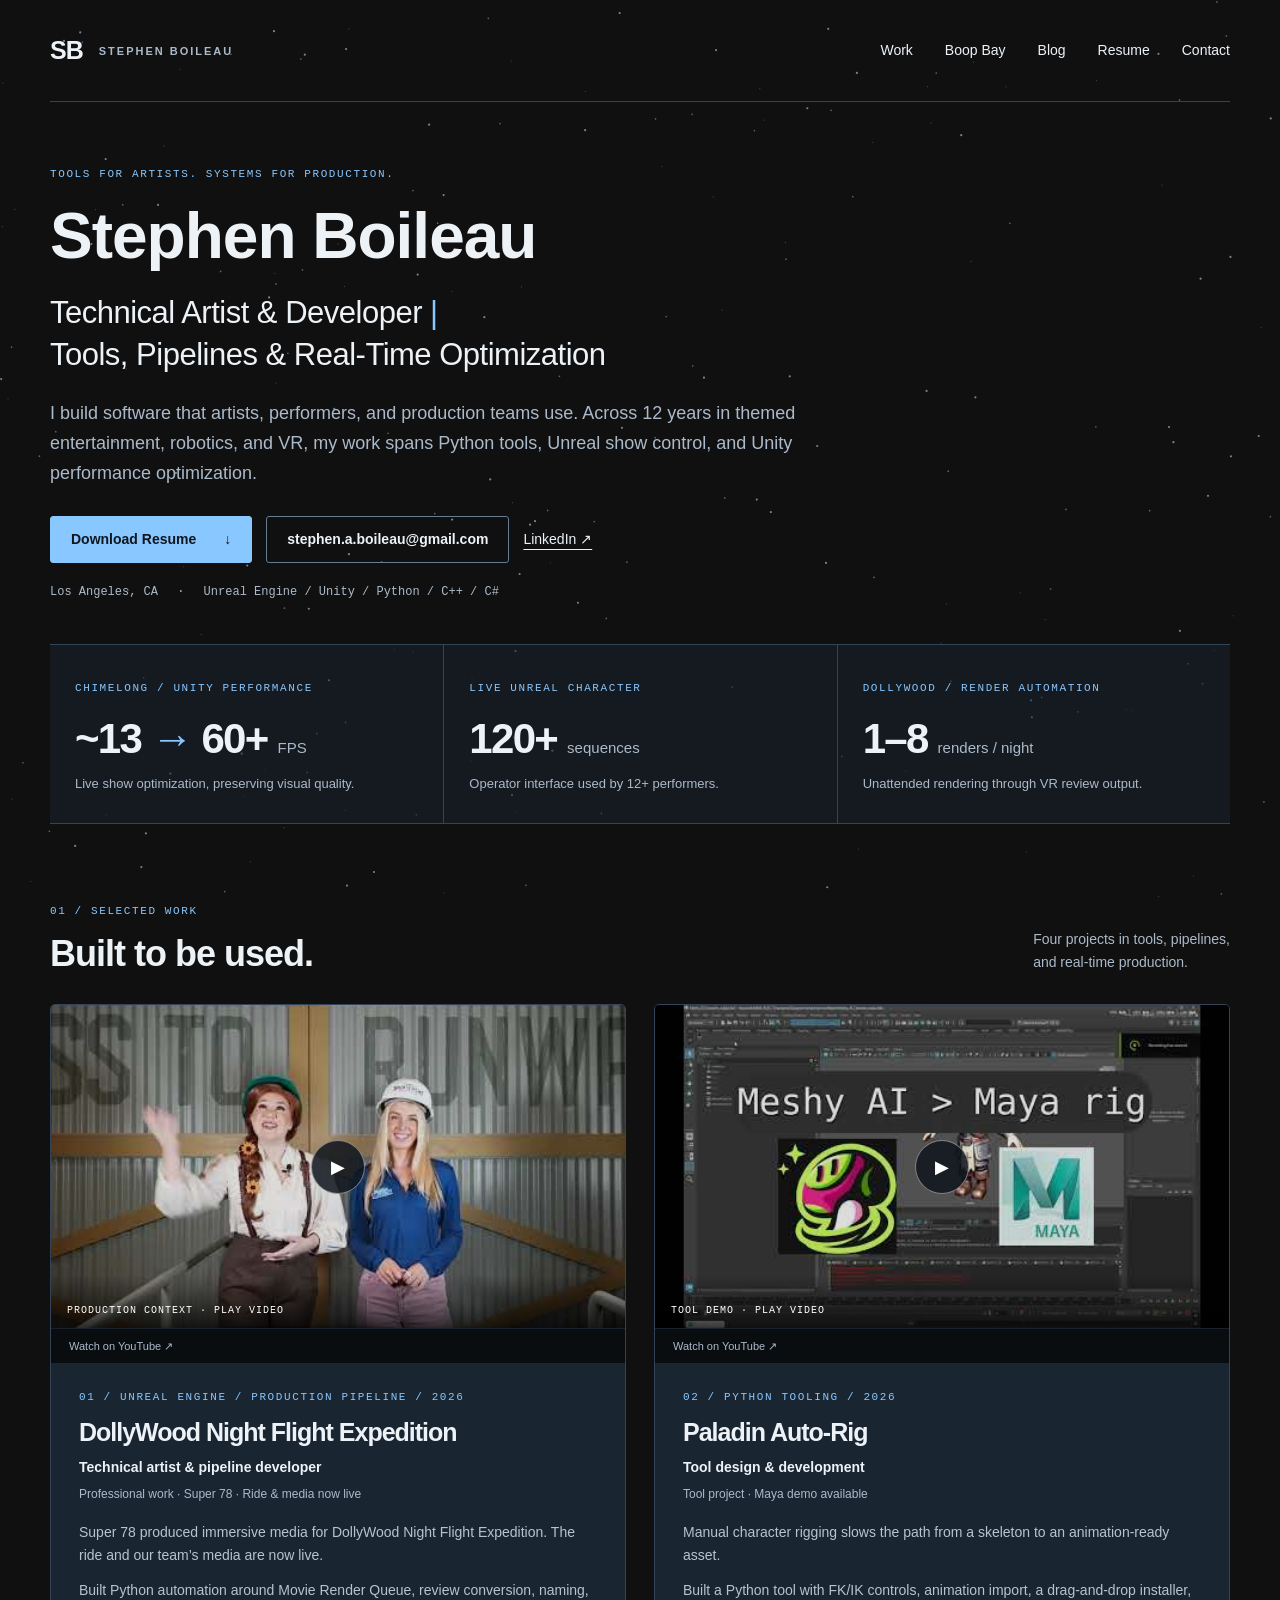
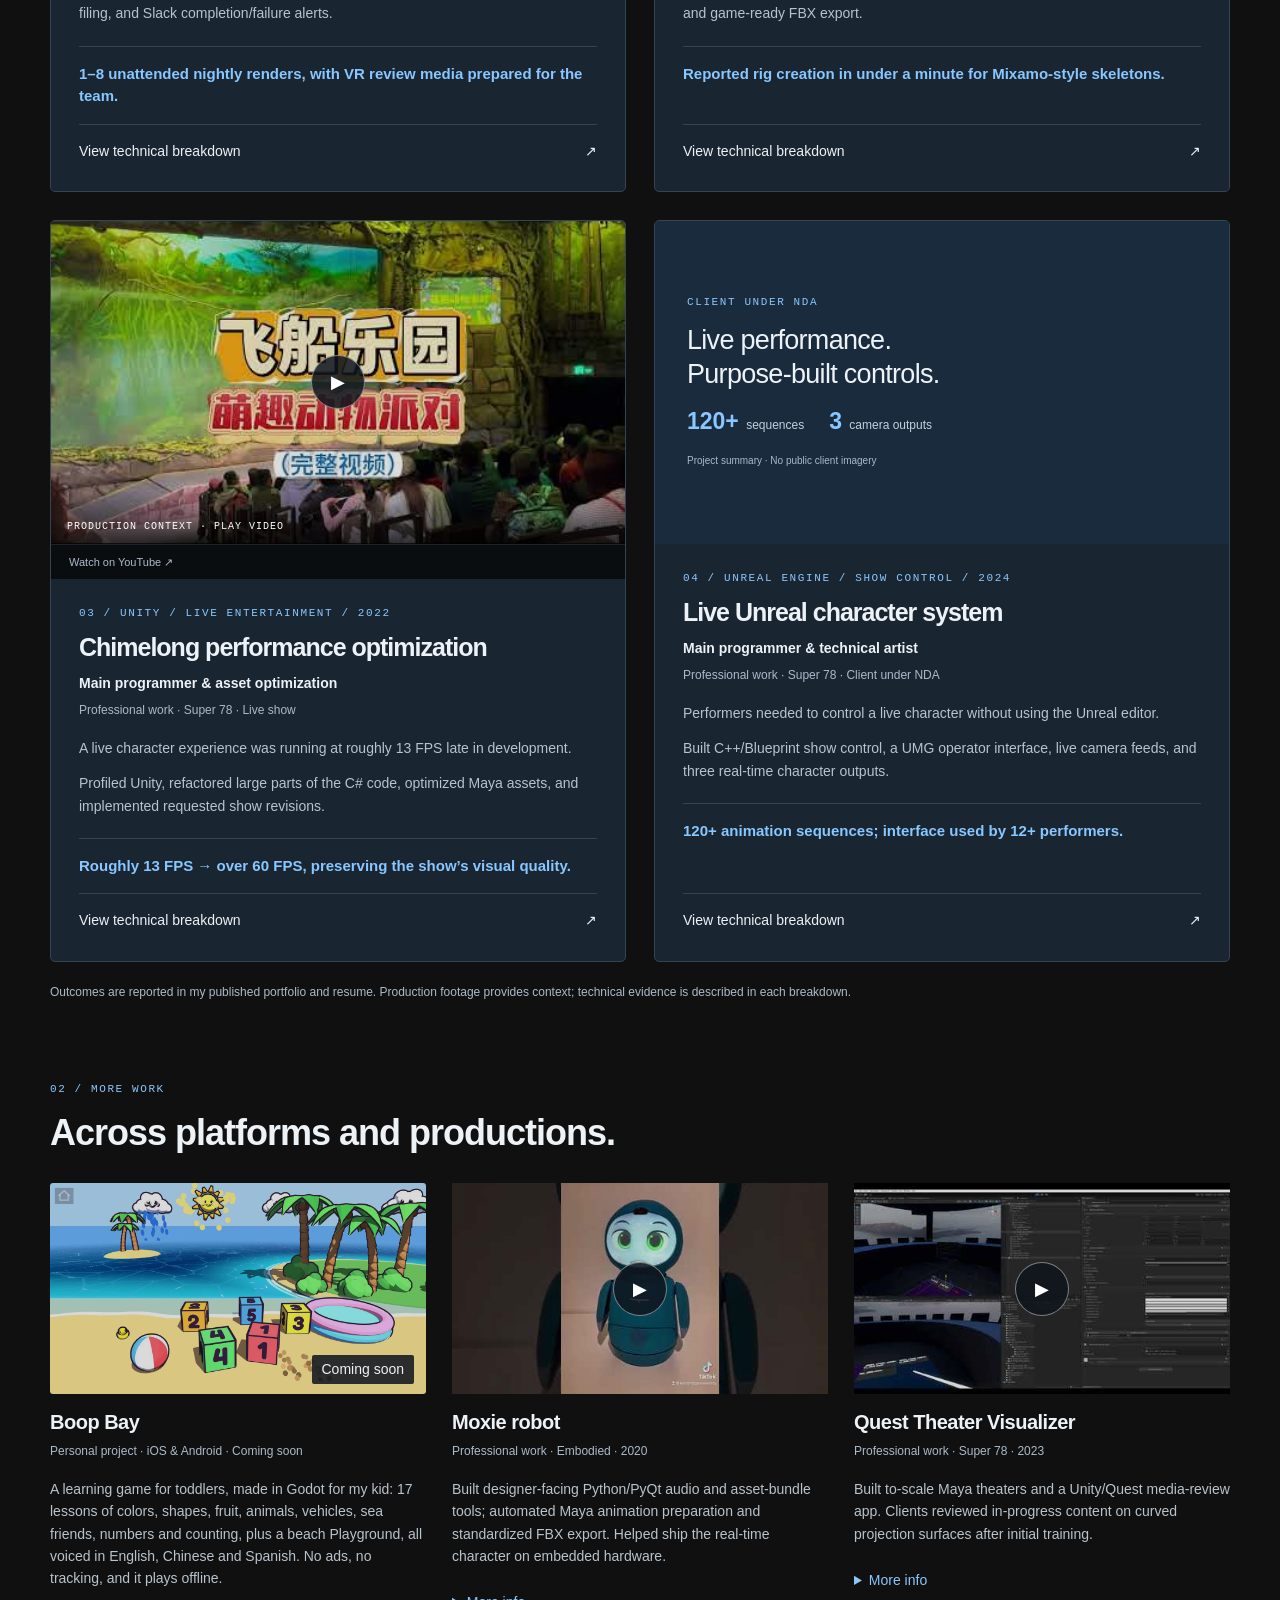
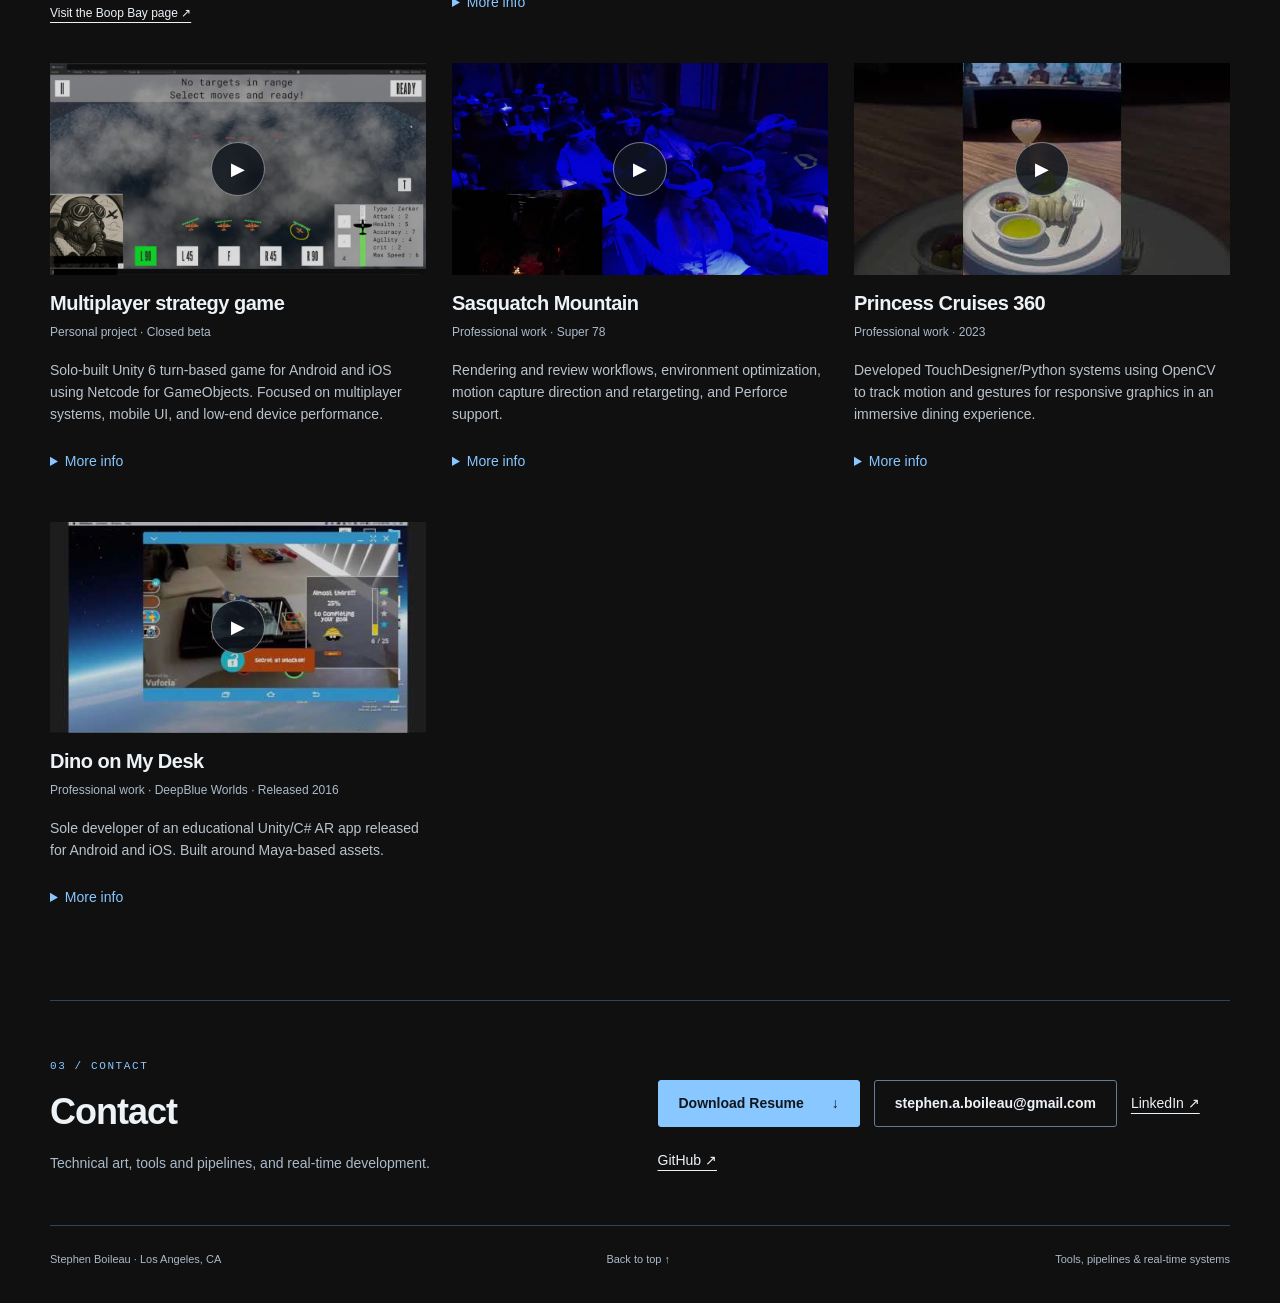
<file: index.html>
<!doctype html><html lang="en"><head><meta charset="utf-8"><meta name="viewport" content="width=device-width,initial-scale=1"><title>Technical Artist & Developer | Stephen Boileau</title><meta name="description" content="Artist tools, production pipelines, and real-time systems by Stephen Boileau. Explore Unity optimization, Unreal show control, and Python tooling."><meta property="og:title" content="Technical Artist & Developer | Stephen Boileau"><meta property="og:description" content="Artist tools, production pipelines, and real-time systems by Stephen Boileau. Explore Unity optimization, Unreal show control, and Python tooling."><meta property="og:image" content="https://stephenboileau.github.io/assets/skBs36oo6BI.jpg"><meta name="color-scheme" content="dark"><link rel="icon" href="favicon.ico" sizes="16x16 32x32 48x48"><link rel="icon" type="image/png" href="icon-192.png" sizes="192x192"><link rel="apple-touch-icon" href="apple-touch-icon.png"><link rel="stylesheet" href="styles.css"><script src="app.js" defer></script></head><body><a class="skip" href="#main">Skip to content</a><header class="site-header"><a class="brand" href="index.html" aria-label="Stephen Boileau home">SB<span>STEPHEN BOILEAU</span></a><nav aria-label="Main navigation"><a href="index.html#work">Work</a><a href="boopbay/">Boop Bay</a><a href="blog.html">Blog</a><a href="resume.html">Resume</a><a href="index.html#contact">Contact</a></nav></header><main id="main"><section class="hero"><div class="eyebrow">TOOLS FOR ARTISTS. SYSTEMS FOR PRODUCTION.</div><h1>Stephen Boileau</h1><h2>Technical Artist &amp; Developer <span class="headline-divider">|</span><br>Tools, Pipelines &amp; Real-Time Optimization</h2><p class="intro">I build software that artists, performers, and production teams use. Across 12 years in themed entertainment, robotics, and VR, my work spans Python tools, Unreal show control, and Unity performance optimization.</p><div class="actions"><a class="button primary" href="StephenBoileau_Resume.pdf" download>Download Resume <span aria-hidden="true">↓</span></a><a class="button email-address" href="mailto:stephen.a.boileau@gmail.com">stephen.a.boileau@gmail.com</a><a class="text-link" href="https://www.linkedin.com/in/stephen-boileau-a63ba750" target="_blank" rel="noopener">LinkedIn ↗</a></div><p class="location">Los Angeles, CA <span>·</span> Unreal Engine / Unity / Python / C++ / C#</p></section><section class="outcomes" aria-label="Selected project outcomes"><a href="chimelong.html"><span class="eyebrow">CHIMELONG / UNITY PERFORMANCE</span><strong>~13 <span>→</span> 60+ <small>FPS</small></strong><p>Live show optimization, preserving visual quality.</p></a><a href="live-character.html"><span class="eyebrow">LIVE UNREAL CHARACTER</span><strong>120+ <small>sequences</small></strong><p>Operator interface used by 12+ performers.</p></a><a href="render-automation.html"><span class="eyebrow">DOLLYWOOD / RENDER AUTOMATION</span><strong>1–8 <small>renders / night</small></strong><p>Unattended rendering through VR review output.</p></a></section><section id="work" class="work"><div class="section-heading"><div><span class="eyebrow">01 / SELECTED WORK</span><h2>Built to be used.</h2></div><p>Four projects in tools, pipelines,<br>and real-time production.</p></div><div class="featured-grid"><article class="project-card"><div class="card-visual"><div class="media"><button class="video-trigger" data-video="jfr1l9Olggo" data-title="DollyWood Night Flight Expedition" aria-label="Play DollyWood Night Flight Expedition video (loads YouTube)"><img src="assets/jfr1l9Olggo.jpg" alt="Video poster for DollyWood Night Flight Expedition" loading="lazy" width="480" height="360"><span class="play" aria-hidden="true">▶</span><span class="video-label">PRODUCTION CONTEXT · PLAY VIDEO</span></button></div><a class="media-fallback" href="https://www.youtube.com/watch?v=jfr1l9Olggo">Watch on YouTube ↗</a></div><div class="card-copy"><div class="eyebrow">01 / UNREAL ENGINE / PRODUCTION PIPELINE / 2026</div><h3>DollyWood Night Flight Expedition</h3><p class="role">Technical artist & pipeline developer</p><p class="status">Professional work · Super 78 · Ride &amp; media now live</p><details class="card-details" open><summary>Problem &amp; contribution</summary><div><p>Super 78 produced immersive media for DollyWood Night Flight Expedition. The ride and our team’s media are now live.</p><p>Built Python automation around Movie Render Queue, review conversion, naming, filing, and Slack completion/failure alerts.</p></div></details><p class="result">1–8 unattended nightly renders, with VR review media prepared for the team.</p><a class="breakdown-link" href="render-automation.html">View technical breakdown <span aria-hidden="true">↗</span></a></div></article><article class="project-card"><div class="card-visual"><div class="media"><button class="video-trigger" data-video="skBs36oo6BI" data-title="Paladin Auto-Rig" aria-label="Play Paladin Auto-Rig video (loads YouTube)"><img src="assets/skBs36oo6BI.jpg" alt="Video poster for Paladin Auto-Rig" loading="lazy" width="480" height="360"><span class="play" aria-hidden="true">▶</span><span class="video-label">TOOL DEMO · PLAY VIDEO</span></button></div><a class="media-fallback" href="https://www.youtube.com/watch?v=skBs36oo6BI">Watch on YouTube ↗</a></div><div class="card-copy"><div class="eyebrow">02 / PYTHON TOOLING / 2026</div><h3>Paladin Auto-Rig</h3><p class="role">Tool design & development</p><p class="status">Tool project · Maya demo available</p><details class="card-details" open><summary>Problem &amp; contribution</summary><div><p>Manual character rigging slows the path from a skeleton to an animation-ready asset.</p><p>Built a Python tool with FK/IK controls, animation import, a drag-and-drop installer, and game-ready FBX export.</p></div></details><p class="result">Reported rig creation in under a minute for Mixamo-style skeletons.</p><a class="breakdown-link" href="paladin.html">View technical breakdown <span aria-hidden="true">↗</span></a></div></article><article class="project-card"><div class="card-visual"><div class="media"><button class="video-trigger" data-video="M_pg9gNDUyY" data-title="Chimelong performance optimization" aria-label="Play Chimelong performance optimization video (loads YouTube)"><img src="assets/M_pg9gNDUyY.jpg" alt="Video poster for Chimelong performance optimization" loading="lazy" width="480" height="360"><span class="play" aria-hidden="true">▶</span><span class="video-label">PRODUCTION CONTEXT · PLAY VIDEO</span></button></div><a class="media-fallback" href="https://www.youtube.com/watch?v=M_pg9gNDUyY">Watch on YouTube ↗</a></div><div class="card-copy"><div class="eyebrow">03 / UNITY / LIVE ENTERTAINMENT / 2022</div><h3>Chimelong performance optimization</h3><p class="role">Main programmer & asset optimization</p><p class="status">Professional work · Super 78 · Live show</p><details class="card-details" open><summary>Problem &amp; contribution</summary><div><p>A live character experience was running at roughly 13 FPS late in development.</p><p>Profiled Unity, refactored large parts of the C# code, optimized Maya assets, and implemented requested show revisions.</p></div></details><p class="result">Roughly 13 FPS → over 60 FPS, preserving the show’s visual quality.</p><a class="breakdown-link" href="chimelong.html">View technical breakdown <span aria-hidden="true">↗</span></a></div></article><article class="project-card"><div class="card-visual"><div class="private-visual" role="note" aria-label="No public client imagery available"><span class="eyebrow">CLIENT UNDER NDA</span><strong>Live performance.<br>Purpose-built controls.</strong><div class="private-stats"><span><b>120+</b> sequences</span><span><b>3</b> camera outputs</span></div><small>Project summary · No public client imagery</small></div></div><div class="card-copy"><div class="eyebrow">04 / UNREAL ENGINE / SHOW CONTROL / 2024</div><h3>Live Unreal character system</h3><p class="role">Main programmer & technical artist</p><p class="status">Professional work · Super 78 · Client under NDA</p><details class="card-details" open><summary>Problem &amp; contribution</summary><div><p>Performers needed to control a live character without using the Unreal editor.</p><p>Built C++/Blueprint show control, a UMG operator interface, live camera feeds, and three real-time character outputs.</p></div></details><p class="result">120+ animation sequences; interface used by 12+ performers.</p><a class="breakdown-link" href="live-character.html">View technical breakdown <span aria-hidden="true">↗</span></a></div></article></div><p class="evidence-note">Outcomes are reported in my published portfolio and resume. Production footage provides context; technical evidence is described in each breakdown.</p></section><section class="supporting" id="supporting"><div class="section-heading"><div><span class="eyebrow">02 / MORE WORK</span><h2>Across platforms and productions.</h2></div></div><div class="support-grid"><article class="support-card"><a href="boopbay/" aria-label="Boop Bay page"><img src="boopbay/media/screenshot-12-playground-sky.jpg" alt="Boop Bay's beach Playground: a sparkling sun, a raining cloud, number blocks, a beach ball and a rubber duck" loading="lazy" width="1280" height="720"><span class="support-play">Coming soon</span></a><h3>Boop Bay</h3><p class="status">Personal project · iOS &amp; Android · Coming soon</p><p>A learning game for toddlers, made in Godot for my kid: 17 lessons of colors, shapes, fruit, animals, vehicles, sea friends, numbers and counting, plus a beach Playground, all voiced in English, Chinese and Spanish. No ads, no tracking, and it plays offline.</p><a class="text-link" href="boopbay/">Visit the Boop Bay page ↗</a></article><article class="support-card"><div class="media support-media"><button type="button" class="video-trigger" data-video="Vof8ytP199w" data-title="Moxie robot" aria-label="Play Moxie robot video in place"><img src="assets/Vof8ytP199w.jpg" alt="Published video poster for Moxie robot" loading="lazy" width="480" height="270"><span class="play" aria-hidden="true">▶</span></button></div><h3>Moxie robot</h3><p class="status">Professional work · Embodied · 2020</p><p>Built designer-facing Python/PyQt audio and asset-bundle tools; automated Maya animation preparation and standardized FBX export. Helped ship the real-time character on embedded hardware.</p><details class="support-details"><summary>More info</summary><div class="original-description"><p>
Worked at Embodied Inc. as a Technical Artist helping bring the Moxie robot to market, which launched in April 2020. Moxie is a social robot designed to support child development through expressive real-time character animation and interactive experiences.
</p>

<p>
Built the audio pipeline tool the design team used to ship sound without an engineering PR: a Python/PyQt GUI where a designer picks approved audio and its target Unity asset bundle, and the tool files it correctly and normalizes loudness against the existing sounds. The same tool scanned the JSON conversation markup to map which audio was used where and built Unity asset bundles from that, so the robot streamed only what an upcoming module needed on its low-end hardware.
</p>

<p>
Also wrote the Maya Python script that stripped rigs out of hundreds of animation files to keep them small enough for the device, built custom FBX exporters used on every animation export, and contributed character rigging, facial and blend-shape animation prep, C# development, and mobile graphics optimization. Work was tracked in an Agile workflow in Jira, with tickets linked to the team's GitHub.
</p>

<p>
<strong>Tools:</strong> C#, Python, PyQt, Maya, Unity, asset bundles, JSON, rigging, blendshapes, FBX export automation, mobile graphics optimization, Git/GitHub, Jira (Agile).
</p></div><a class="text-link video-source" href="https://www.youtube.com/watch?v=Vof8ytP199w">Video source</a></details></article><article class="support-card"><div class="media support-media"><button type="button" class="video-trigger" data-video="eAIp_FIKcWA" data-title="Quest Theater Visualizer" aria-label="Play Quest Theater Visualizer video in place"><img src="assets/eAIp_FIKcWA.jpg" alt="Published video poster for Quest Theater Visualizer" loading="lazy" width="480" height="270"><span class="play" aria-hidden="true">▶</span></button></div><h3>Quest Theater Visualizer</h3><p class="status">Professional work · Super 78 · 2023</p><p>Built to-scale Maya theaters and a Unity/Quest media-review app. Clients reviewed in-progress content on curved projection surfaces after initial training.</p><details class="support-details"><summary>More info</summary><div class="original-description"><p>
Designed and built a Quest-based VR theater visualization tool that allowed clients to preview in-progress media inside accurately scaled virtual theater environments throughout development.
</p>

<p>
Created to-scale theater models in Autodesk Maya and developed precise UV mapping for complex curved projection surfaces. Built an Android/Quest application with a simple file-picker workflow so clients could load media directly onto the headset and review how content would appear on the intended screens without needing technical support.
</p>

<p>
I built 3&ndash;4 of these across projects at Super 78. Clients had their own headsets and were trained once; the app auto-loaded whatever media they dropped in, so client reviews ran weekly or biweekly and internal reviews daily. Some can't be shown publicly because the related projects haven't been built or released yet.
</p>

<p>
<strong>Tools:</strong> Unity, C#, Android, Meta Quest, Autodesk Maya, UV mapping, VR visualization.
</p></div><a class="text-link video-source" href="https://www.youtube.com/watch?v=eAIp_FIKcWA">Video source</a></details></article><article class="support-card"><div class="media support-media"><button type="button" class="video-trigger" data-src="videos/game1.mp4" data-title="Multiplayer strategy game" aria-label="Play Multiplayer strategy game video in place"><img src="assets/game1_poster.jpg" alt="Published video poster for Multiplayer strategy game" loading="lazy" width="480" height="270"><span class="play" aria-hidden="true">▶</span></button></div><h3>Multiplayer strategy game</h3><p class="status">Personal project · Closed beta</p><p>Solo-built Unity 6 turn-based game for Android and iOS using Netcode for GameObjects. Focused on multiplayer systems, mobile UI, and low-end device performance.</p><details class="support-details"><summary>More info</summary><div class="original-description"><p>
Passion project built in Unity 6: an online multiplayer turn-based strategy game for Android and iOS, currently in closed beta.
</p>

<p>
Designed and developed the game using Unity’s Netcode for GameObjects (NGO) system, with a focus on multiplayer gameplay systems, mobile support, and production-ready iteration as the project continues to evolve.
</p>

<p>
<strong>Tools:</strong> Unity 6, C#, Unity NGO, Android, iOS, multiplayer systems.
</p></div><a class="text-link video-source" href="videos/game1.mp4">Video source</a></details></article><article class="support-card"><div class="media support-media"><button type="button" class="video-trigger" data-src="videos/260417_sasqMountain.mp4" data-title="Sasquatch Mountain" aria-label="Play Sasquatch Mountain video in place"><img src="assets/sasqMountain_poster.jpg" alt="Published video poster for Sasquatch Mountain" loading="lazy" width="480" height="270"><span class="play" aria-hidden="true">▶</span></button></div><h3>Sasquatch Mountain</h3><p class="status">Professional work · Super 78</p><p>Rendering and review workflows, environment optimization, motion capture direction and retargeting, and Perforce support.</p><details class="support-details"><summary>More info</summary><div class="original-description"><p>
Built and supported Unreal Engine rendering workflows for high-resolution output, review media generation, and content delivery. The work included Movie Render Queue pipeline setup, automated rendering and video conversion for review, Slack notification workflows, asset optimization, material creation and editing, asset integration, Blueprint troubleshooting, and Perforce-based project maintenance.
</p>

<p>
Directed motion capture of performers &mdash; Rokoko suit and markerless AI video capture &mdash; cleaned it up and retargeted it onto production rigs in Unreal, alongside MetaHuman animation and facial mocap cleanup. Implemented 360 stereo rendering using the OWL plugin for high-resolution panoramic review output, ran the same environment-optimization pass as NightFlight (LODs/HLODs, draw calls, lighting, culling, streaming, profiling), and administered Perforce across multiple teams and contributors.
</p>

<p>
<strong>Tools:</strong> Unreal Engine 5, Movie Render Queue, Blueprints, Python, motion capture direction, Rokoko, mocap retargeting, MetaHuman, facial mocap cleanup, OWL 360 rendering plugin, LODs/HLODs, profiling, Slack notifications, Perforce, P4 server administration.
</p>

<p>
<a href="https://www.fox13seattle.com/video/fmc-7x2ylj7xngbgkbw3" target="_blank" rel="noopener noreferrer">View Fox 13 Project Clip</a><br>
<a href="https://sasquatchmountain.com/" target="_blank" rel="noopener noreferrer">Visit Sasquatch Mountain</a>
</p></div><a class="text-link video-source" href="videos/260417_sasqMountain.mp4">Video source</a></details></article><article class="support-card"><div class="media support-media"><button type="button" class="video-trigger" data-video="0B5hiAECvE4" data-title="Princess Cruises 360" aria-label="Play Princess Cruises 360 video in place"><img src="assets/0B5hiAECvE4.jpg" alt="Published video poster for Princess Cruises 360" loading="lazy" width="480" height="270"><span class="play" aria-hidden="true">▶</span></button></div><h3>Princess Cruises 360</h3><p class="status">Professional work · 2023</p><p>Developed TouchDesigner/Python systems using OpenCV to track motion and gestures for responsive graphics in an immersive dining experience.</p><details class="support-details"><summary>More info</summary><div class="original-description"><p>
Worked on the Princess Cruises 360 dining experience, an immersive theatrical dining environment where projection, sound, and interactive graphics transform the dining table into part of the show.
</p>

<p>
Developed TouchDesigner and Python systems using OpenCV to track guest motion and gestures, driving real-time graphics and visual effects that respond dynamically to activity at the table.
</p>

<p>
<strong>Tools:</strong> TouchDesigner, Python, OpenCV, real-time interactive graphics.
</p></div><a class="text-link video-source" href="https://www.youtube.com/watch?v=0B5hiAECvE4">Video source</a></details></article><article class="support-card"><div class="media support-media"><button type="button" class="video-trigger" data-video="Lf7zBMjGxUY" data-title="Dino on My Desk" aria-label="Play Dino on My Desk video in place"><img src="assets/Lf7zBMjGxUY.jpg" alt="Published video poster for Dino on My Desk" loading="lazy" width="480" height="270"><span class="play" aria-hidden="true">▶</span></button></div><h3>Dino on My Desk</h3><p class="status">Professional work · DeepBlue Worlds · Released 2016</p><p>Sole developer of an educational Unity/C# AR app released for Android and iOS. Built around Maya-based assets.</p><details class="support-details"><summary>More info</summary><div class="original-description"><p>
Sole developer of an educational AR app for kids called <em>Dino on My Desk</em>, released in 2016 for Android and iOS. The experience followed a small dinosaur collecting objects while teaching players about the character and the historical period it came from.
</p>

<p>
Built the application in Unity using C#, supported Android and iOS development, collaborated with Maya-based assets, and managed project workflows using Git.
</p>

<p>
<strong>Tools:</strong> Unity, C#, Android, iOS, Git, Autodesk Maya, AR development.
</p></div><a class="text-link video-source" href="https://www.youtube.com/watch?v=Lf7zBMjGxUY">Video source</a></details></article></div></section><section class="contact" id="contact"><div><span class="eyebrow">03 / CONTACT</span><h2>Contact</h2><p>Technical art, tools and pipelines, and real-time development.</p></div><div><div class="actions"><a class="button primary" href="StephenBoileau_Resume.pdf" download>Download Resume <span aria-hidden="true">↓</span></a><a class="button email-address" href="mailto:stephen.a.boileau@gmail.com">stephen.a.boileau@gmail.com</a><a class="text-link" href="https://www.linkedin.com/in/stephen-boileau-a63ba750" target="_blank" rel="noopener">LinkedIn ↗</a></div><a class="text-link" href="https://github.com/stephenboileau" target="_blank" rel="noopener">GitHub ↗</a></div></section></main><footer><span>Stephen Boileau · Los Angeles, CA</span><a href="index.html#main">Back to top ↑</a><span>Tools, pipelines &amp; real-time systems</span></footer></body></html>
</file>
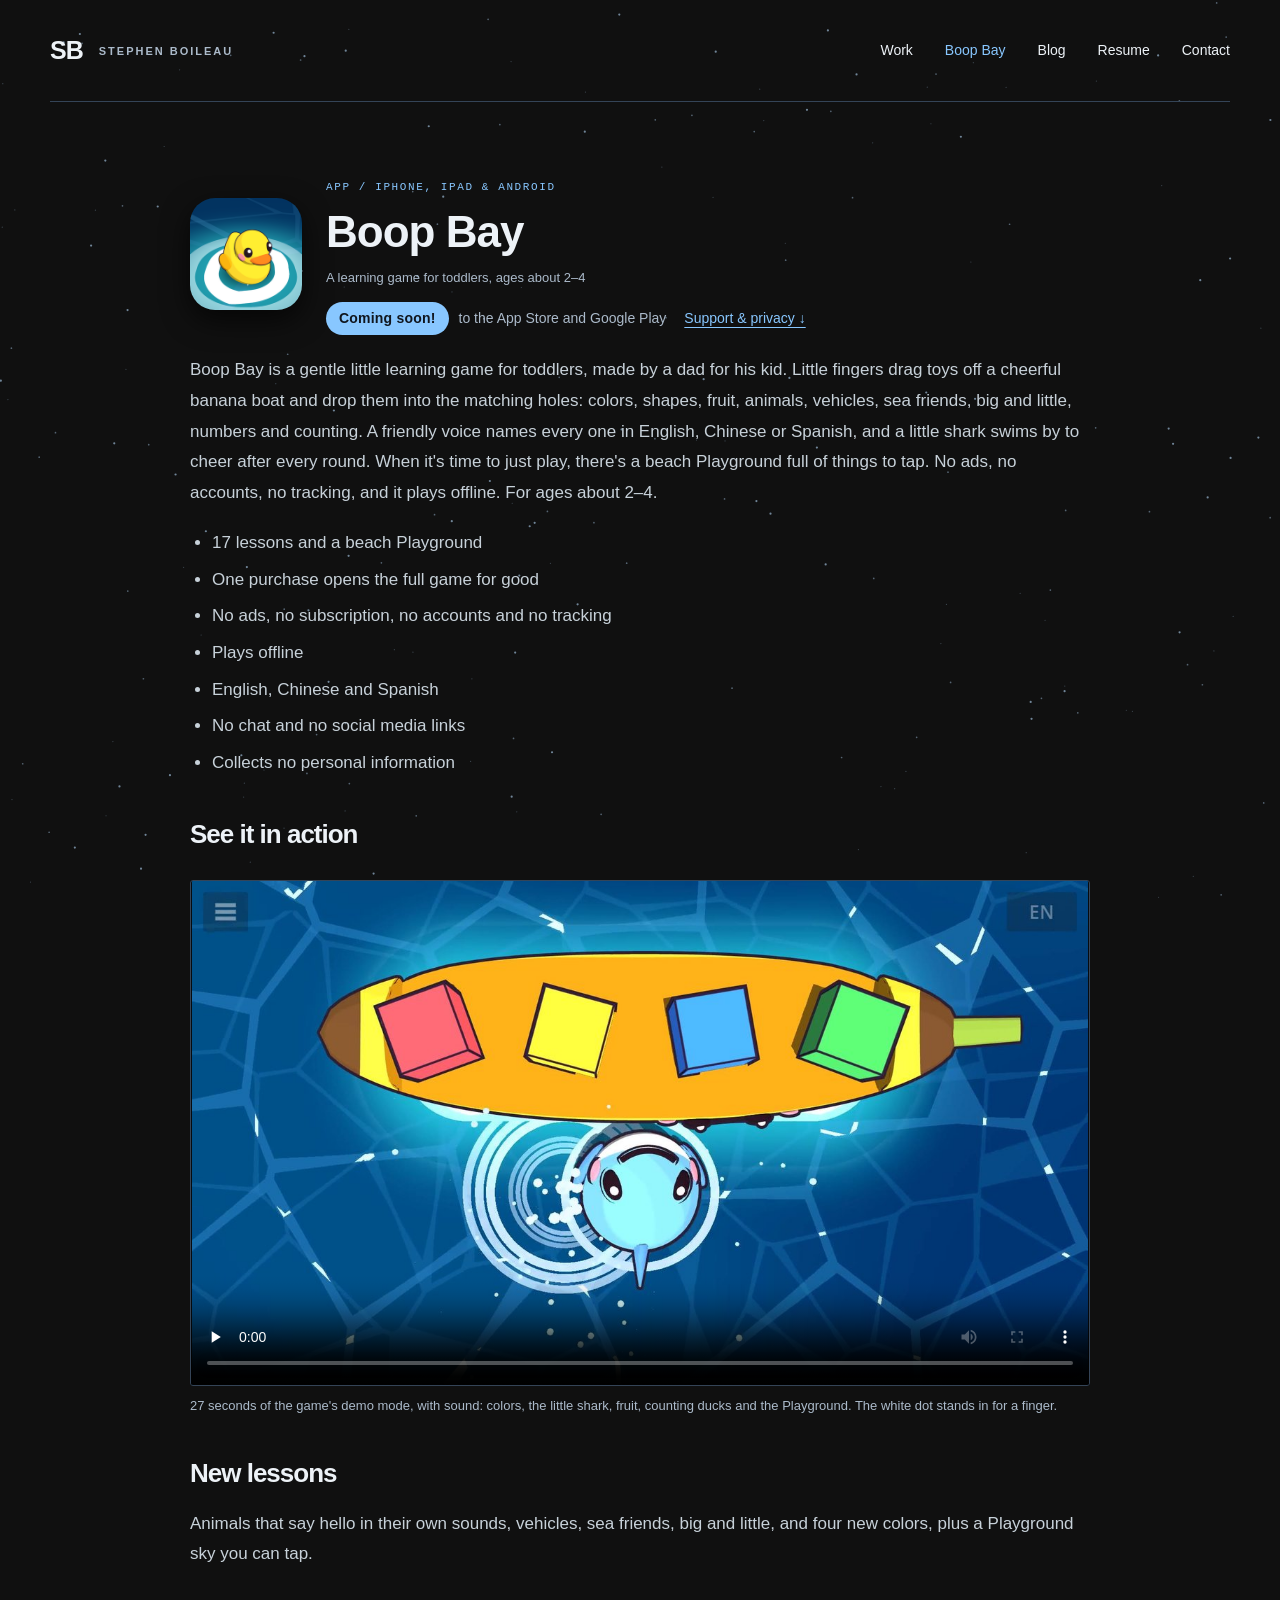
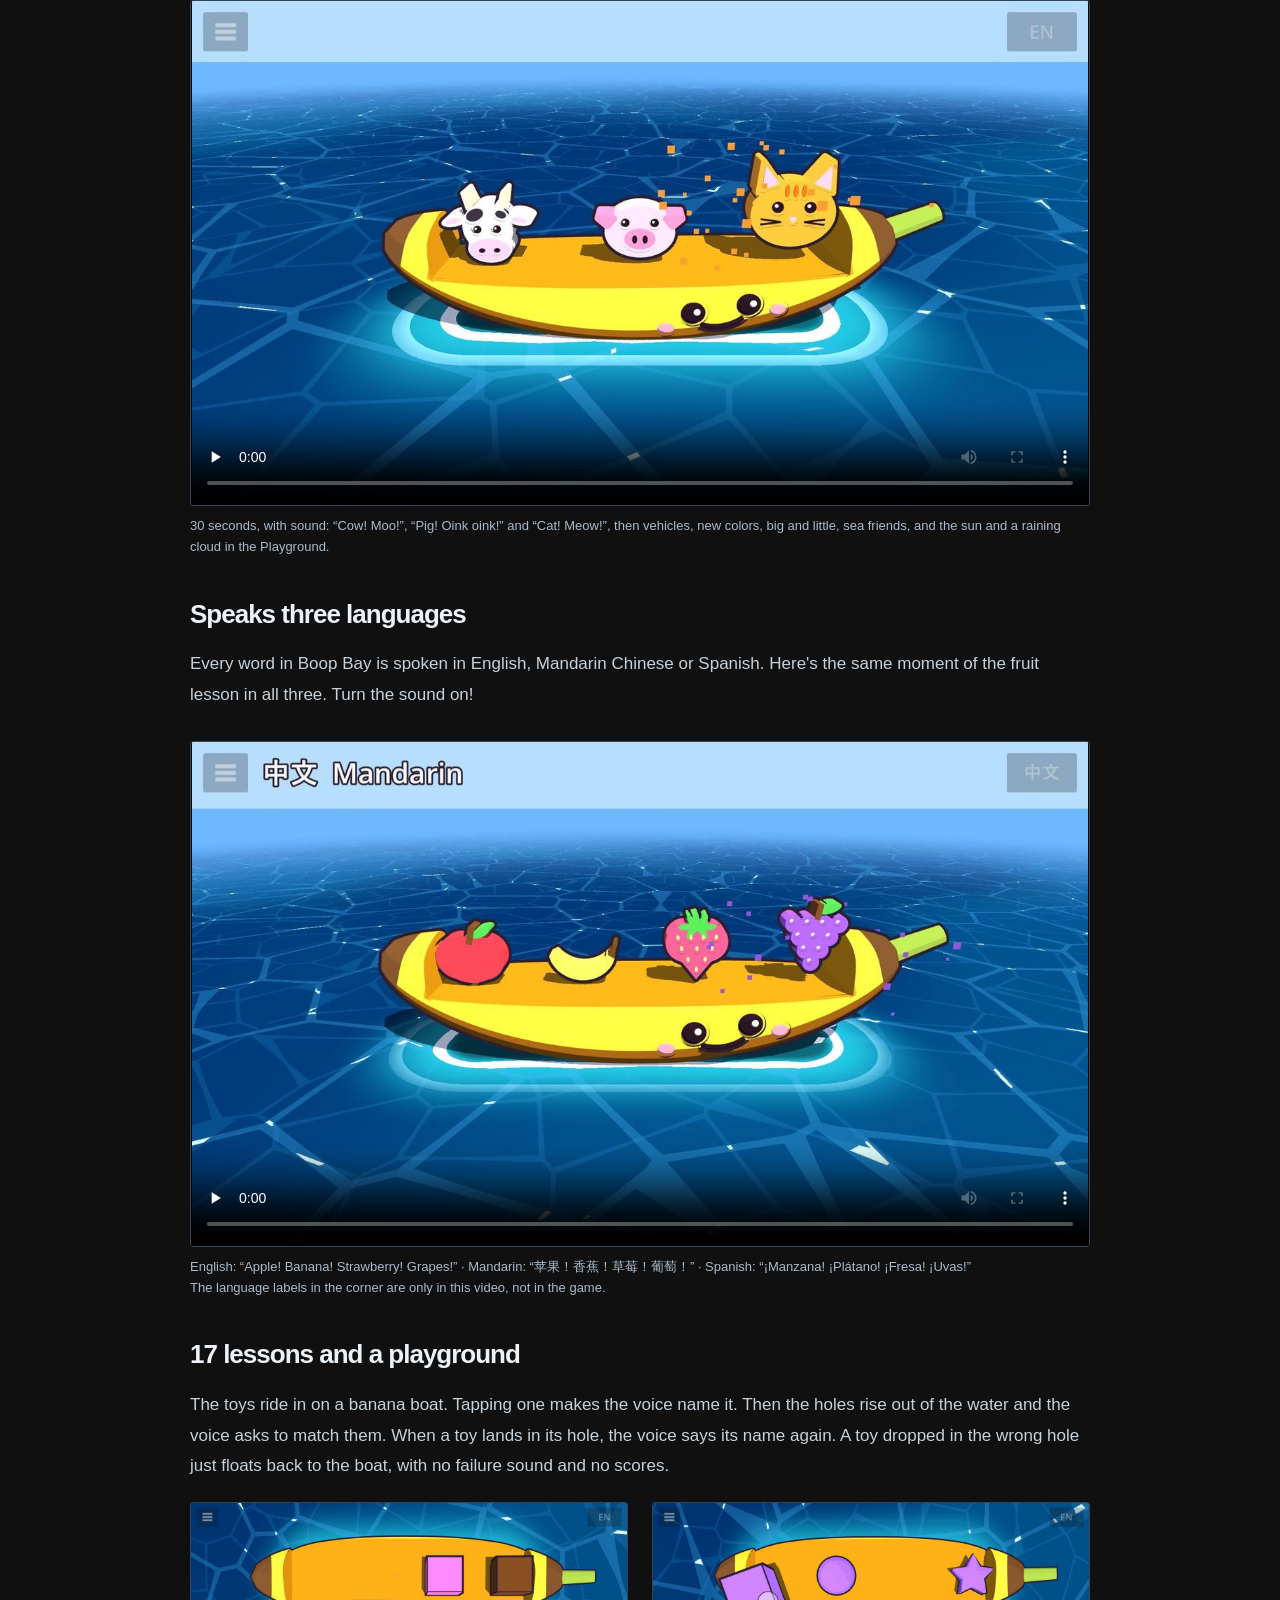
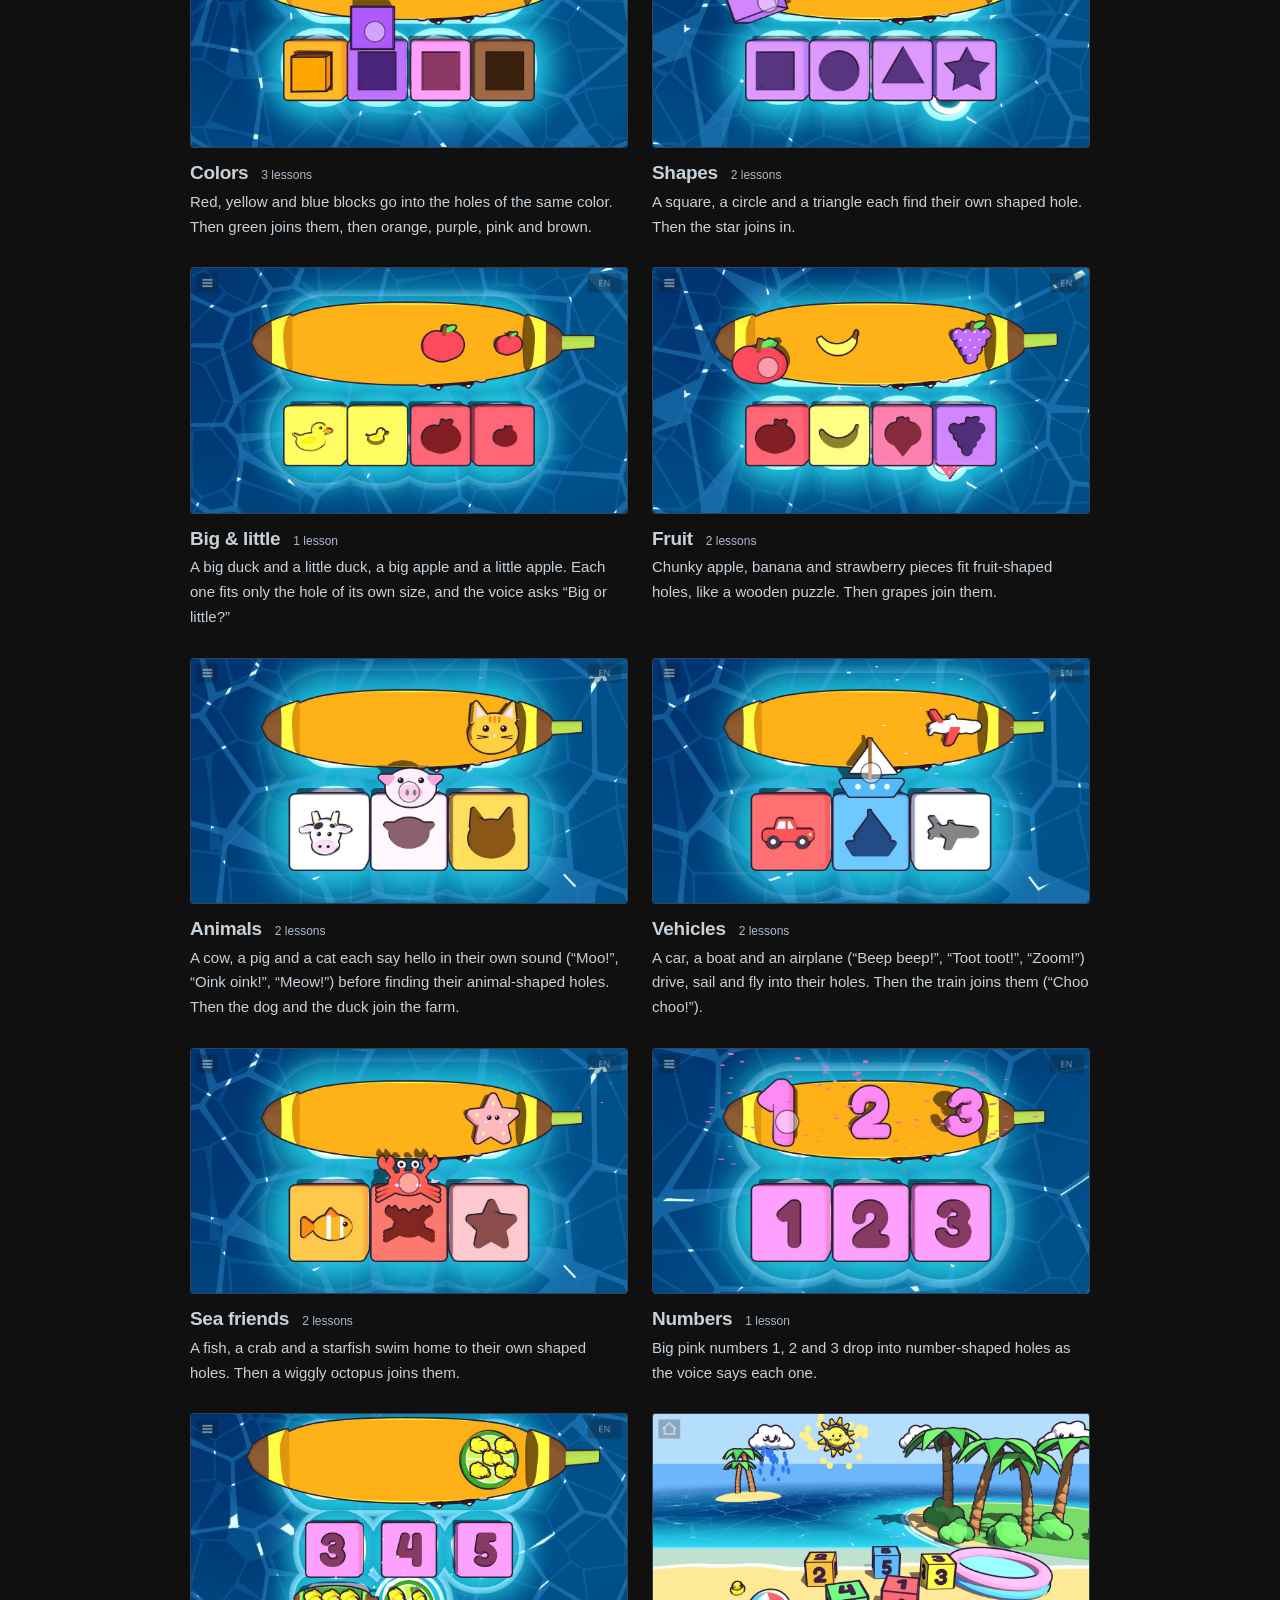
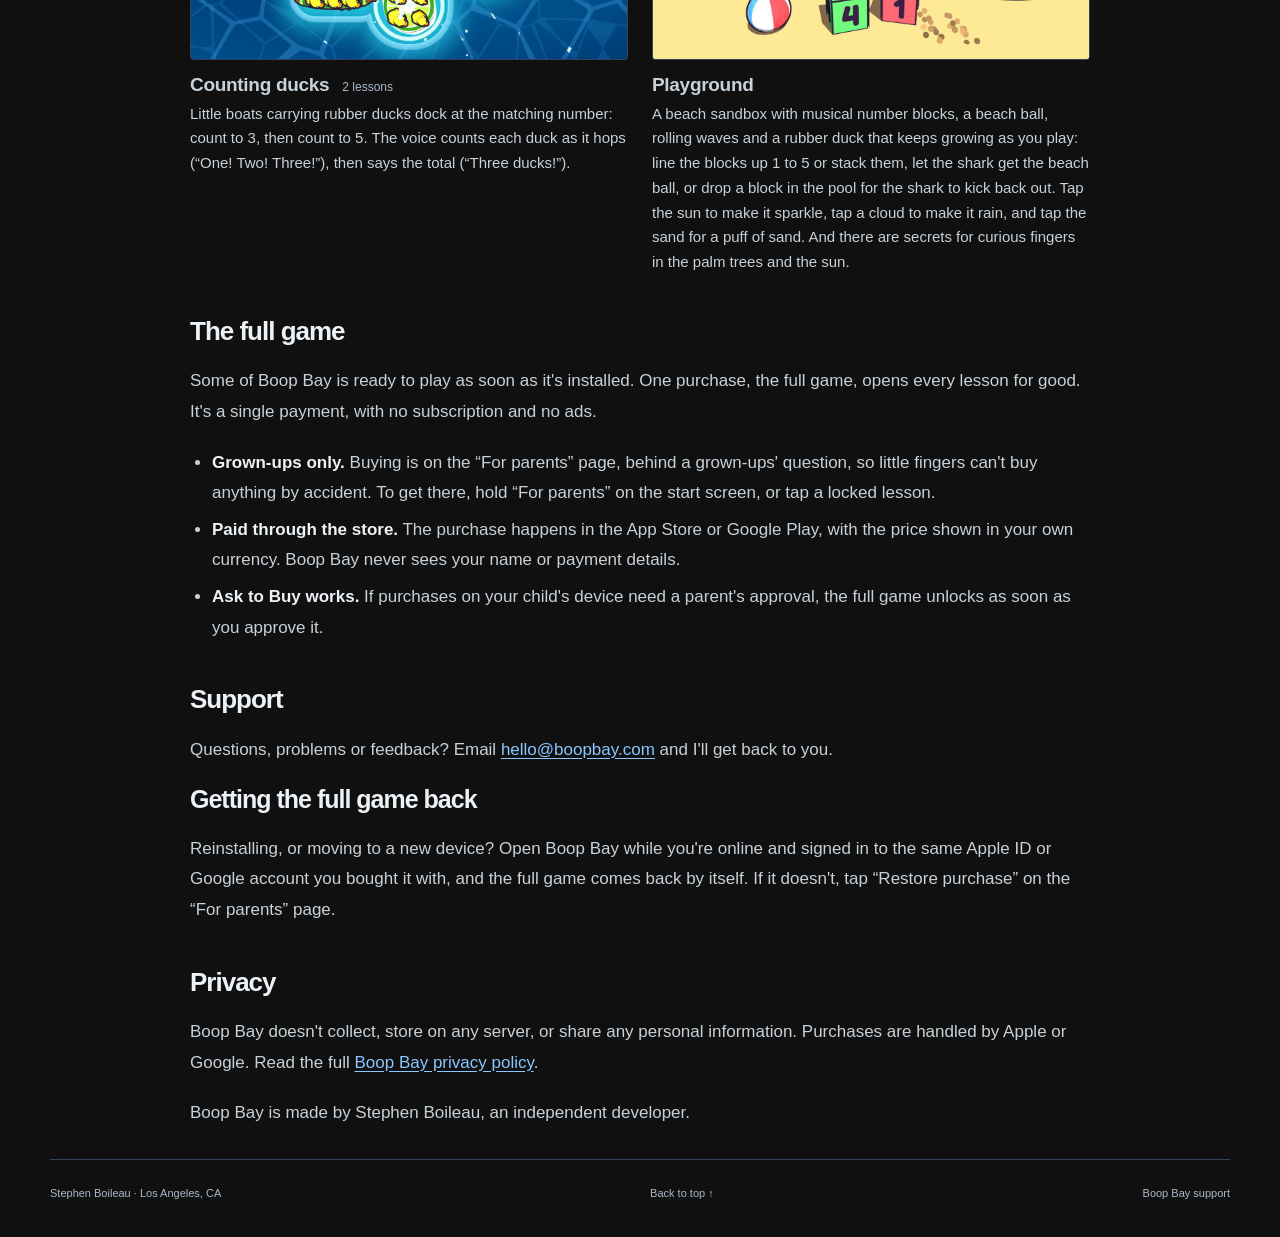
<file: boopbay/index.html>
<!doctype html>
<!--
  Boop Bay support page. This URL is registered in App Store Connect and the Google Play
  Console: keep it at /boopbay/ permanently. No analytics, trackers or third-party embeds
  on this page (it's for a kids' app). The video is self-hosted in media/ on purpose:
  a YouTube embed would load Google's scripts.
-->
<html lang="en">
<head>
<meta charset="utf-8">
<meta name="viewport" content="width=device-width,initial-scale=1">
<title>Boop Bay | A learning game for toddlers</title>
<meta name="description" content="Boop Bay is a gentle learning game for toddlers: 17 lessons of colors, shapes, fruit, animals, vehicles, sea friends, big and little, numbers and counting, plus a beach Playground. No ads, no accounts, no tracking, and it plays offline.">
<meta property="og:title" content="Boop Bay | A learning game for toddlers">
<meta property="og:description" content="A gentle learning game for toddlers, in English, Chinese and Spanish. No ads, no accounts, no tracking, and it plays offline.">
<meta property="og:image" content="https://stephenboileau.github.io/boopbay/media/screenshot-12-playground-sky.jpg">
<meta name="color-scheme" content="dark">
<link rel="icon" href="../favicon.ico" sizes="16x16 32x32 48x48"><link rel="icon" type="image/png" href="../icon-192.png" sizes="192x192"><link rel="apple-touch-icon" href="../apple-touch-icon.png">
<link rel="stylesheet" href="../styles.css">
<script src="../app.js" defer></script>
</head>
<body>
<a class="skip" href="#main">Skip to content</a>
<header class="site-header">
  <a class="brand" href="../index.html" aria-label="Stephen Boileau home">SB<span>STEPHEN BOILEAU</span></a>
  <nav aria-label="Main navigation">
    <a href="../index.html#work">Work</a>
    <a href="./" aria-current="page">Boop Bay</a>
    <a href="../blog.html">Blog</a>
    <a href="../resume.html">Resume</a>
    <a href="../index.html#contact">Contact</a>
  </nav>
</header>

<main id="main" class="case-main">
  <article>
    <header class="post-header app-hero">
      <img class="app-icon" src="media/boopbay-icon-256.png" alt="Boop Bay app icon: a yellow rubber duck" width="256" height="256">
      <div>
        <span class="eyebrow">APP / IPHONE, IPAD &amp; ANDROID</span>
        <h1>Boop Bay</h1>
        <p class="post-meta">A learning game for toddlers, ages about 2&ndash;4</p>
        <div class="app-links">
          <span class="app-soon"><strong>Coming soon!</strong> to the App Store and Google Play</span>
          <a href="#support">Support &amp; privacy &darr;</a>
        </div>
      </div>
    </header>

    <div class="post-body">
      <p>
        Boop Bay is a gentle little learning game for toddlers, made by a dad for his kid.
        Little fingers drag toys off a cheerful banana boat and drop them into the matching
        holes: colors, shapes, fruit, animals, vehicles, sea friends, big and little, numbers
        and counting. A friendly voice names every one in English, Chinese or Spanish, and a
        little shark swims by to cheer after every round. When it's time to just play, there's
        a beach Playground full of things to tap. No ads, no accounts, no tracking, and it plays
        offline. For ages about 2&ndash;4.
      </p>

      <ul>
        <li>17 lessons and a beach Playground</li>
        <li>One purchase opens the full game for good</li>
        <li>No ads, no subscription, no accounts and no tracking</li>
        <li>Plays offline</li>
        <li>English, Chinese and Spanish</li>
        <li>No chat and no social media links</li>
        <li>Collects no personal information</li>
      </ul>

      <h2>See it in action</h2>
      <figure class="app-video">
        <video controls playsinline preload="none" poster="media/boopbay-gameplay-poster.jpg" width="1280" height="720" aria-label="Boop Bay gameplay video">
          <source src="media/boopbay-gameplay.mp4" type="video/mp4">
          Your browser can't play this video. You can <a href="media/boopbay-gameplay.mp4">download it</a> instead.
        </video>
        <figcaption>27 seconds of the game's demo mode, with sound: colors, the little shark, fruit, counting ducks and the Playground. The white dot stands in for a finger.</figcaption>
      </figure>

      <h2>New lessons</h2>
      <p>
        Animals that say hello in their own sounds, vehicles, sea friends, big and little, and
        four new colors, plus a Playground sky you can tap.
      </p>
      <figure class="app-video">
        <video controls playsinline preload="none" poster="media/boopbay-new-lessons-poster.jpg" width="1280" height="720" aria-label="Boop Bay's new lessons: animals, vehicles, new colors, big and little, sea friends and the Playground">
          <source src="media/boopbay-new-lessons.mp4" type="video/mp4">
          Your browser can't play this video. You can <a href="media/boopbay-new-lessons.mp4">download it</a> instead.
        </video>
        <figcaption>30 seconds, with sound: &ldquo;Cow! Moo!&rdquo;, &ldquo;Pig! Oink oink!&rdquo; and &ldquo;Cat! Meow!&rdquo;, then vehicles, new colors, big and little, sea friends, and the sun and a raining cloud in the Playground.</figcaption>
      </figure>

      <h2>Speaks three languages</h2>
      <p>
        Every word in Boop Bay is spoken in English, Mandarin Chinese or Spanish. Here's the same
        moment of the fruit lesson in all three. Turn the sound on!
      </p>
      <figure class="app-video">
        <video controls playsinline preload="none" poster="media/boopbay-languages-poster.jpg" width="1280" height="720" aria-label="Boop Bay's fruit lesson in English, Mandarin Chinese and Spanish">
          <source src="media/boopbay-languages.mp4" type="video/mp4">
          Your browser can't play this video. You can <a href="media/boopbay-languages.mp4">download it</a> instead.
        </video>
        <figcaption>
          English: &ldquo;Apple! Banana! Strawberry! Grapes!&rdquo; &middot;
          Mandarin: <span lang="zh">&ldquo;苹果！香蕉！草莓！葡萄！&rdquo;</span> &middot;
          Spanish: <span lang="es">&ldquo;¡Manzana! ¡Plátano! ¡Fresa! ¡Uvas!&rdquo;</span><br>
          The language labels in the corner are only in this video, not in the game.
        </figcaption>
      </figure>

      <h2>17 lessons and a playground</h2>
      <p>
        The toys ride in on a banana boat. Tapping one makes the voice name it. Then the holes rise
        out of the water and the voice asks to match them. When a toy lands in its hole, the voice
        says its name again. A toy dropped in the wrong hole just floats back to the boat, with no
        failure sound and no scores.
      </p>
      <ul class="mode-grid">
        <li>
          <img src="media/screenshot-7-new-colors.jpg" alt="A purple block dropping into its purple hole, with orange already home and pink and brown blocks still on the banana boat" loading="lazy" width="1280" height="720">
          <h3>Colors <span class="lesson-count">3 lessons</span></h3>
          <p>Red, yellow and blue blocks go into the holes of the same color. Then green joins them, then orange, purple, pink and brown.</p>
        </li>
        <li>
          <img src="media/screenshot-2-shapes.jpg" alt="A square, circle, triangle and star on the banana boat above their matching shaped holes" loading="lazy" width="1280" height="720">
          <h3>Shapes <span class="lesson-count">2 lessons</span></h3>
          <p>A square, a circle and a triangle each find their own shaped hole. Then the star joins in.</p>
        </li>
        <li>
          <img src="media/screenshot-8-big-and-little.jpg" alt="A big duck and a little duck in their own-sized holes, with a big and a little apple waiting on the banana boat" loading="lazy" width="1280" height="720">
          <h3>Big &amp; little <span class="lesson-count">1 lesson</span></h3>
          <p>A big duck and a little duck, a big apple and a little apple. Each one fits only the hole of its own size, and the voice asks &ldquo;Big or little?&rdquo;</p>
        </li>
        <li>
          <img src="media/screenshot-3-fruit.jpg" alt="An apple on its way to an apple-shaped hole, with other fruit-shaped holes beside it" loading="lazy" width="1280" height="720">
          <h3>Fruit <span class="lesson-count">2 lessons</span></h3>
          <p>Chunky apple, banana and strawberry pieces fit fruit-shaped holes, like a wooden puzzle. Then grapes join them.</p>
        </li>
        <li>
          <img src="media/screenshot-9-animals.jpg" alt="A cow in its hole, a pig dropping into the pig-shaped hole, and a cat waiting on the banana boat" loading="lazy" width="1280" height="720">
          <h3>Animals <span class="lesson-count">2 lessons</span></h3>
          <p>A cow, a pig and a cat each say hello in their own sound (&ldquo;Moo!&rdquo;, &ldquo;Oink oink!&rdquo;, &ldquo;Meow!&rdquo;) before finding their animal-shaped holes. Then the dog and the duck join the farm.</p>
        </li>
        <li>
          <img src="media/screenshot-10-vehicles.jpg" alt="A car in its hole, a sailboat on its way to the boat-shaped hole, and an airplane waiting" loading="lazy" width="1280" height="720">
          <h3>Vehicles <span class="lesson-count">2 lessons</span></h3>
          <p>A car, a boat and an airplane (&ldquo;Beep beep!&rdquo;, &ldquo;Toot toot!&rdquo;, &ldquo;Zoom!&rdquo;) drive, sail and fly into their holes. Then the train joins them (&ldquo;Choo choo!&rdquo;).</p>
        </li>
        <li>
          <img src="media/screenshot-11-sea-friends.jpg" alt="A fish in its hole, a crab dropping into the crab-shaped hole, and a starfish waiting" loading="lazy" width="1280" height="720">
          <h3>Sea friends <span class="lesson-count">2 lessons</span></h3>
          <p>A fish, a crab and a starfish swim home to their own shaped holes. Then a wiggly octopus joins them.</p>
        </li>
        <li>
          <img src="media/screenshot-4-numbers.jpg" alt="Pink numbers 1, 2 and 3 on the banana boat above number-shaped holes" loading="lazy" width="1280" height="720">
          <h3>Numbers <span class="lesson-count">1 lesson</span></h3>
          <p>Big pink numbers 1, 2 and 3 drop into number-shaped holes as the voice says each one.</p>
        </li>
        <li>
          <img src="media/screenshot-5-counting-ducks.jpg" alt="Boats carrying three, four and five rubber ducks docking at their matching numbers" loading="lazy" width="1280" height="720">
          <h3>Counting ducks <span class="lesson-count">2 lessons</span></h3>
          <p>Little boats carrying rubber ducks dock at the matching number: count to 3, then count to 5. The voice counts each duck as it hops (&ldquo;One! Two! Three!&rdquo;), then says the total (&ldquo;Three ducks!&rdquo;).</p>
        </li>
        <li>
          <img src="media/screenshot-12-playground-sky.jpg" alt="The beach Playground: a sparkling sun, a raining cloud, number blocks, a beach ball, a rubber duck and a puff of sand" loading="lazy" width="1280" height="720">
          <h3>Playground</h3>
          <p>A beach sandbox with musical number blocks, a beach ball, rolling waves and a rubber duck that keeps growing as you play: line the blocks up 1 to 5 or stack them, let the shark get the beach ball, or drop a block in the pool for the shark to kick back out. Tap the sun to make it sparkle, tap a cloud to make it rain, and tap the sand for a puff of sand. And there are secrets for curious fingers in the palm trees and the sun.</p>
        </li>
      </ul>

      <h2 id="full-game">The full game</h2>
      <p>
        Some of Boop Bay is ready to play as soon as it's installed. One purchase, the full game,
        opens every lesson for good. It's a single payment, with no subscription and no ads.
      </p>
      <ul>
        <li>
          <strong>Grown-ups only.</strong> Buying is on the &ldquo;For parents&rdquo; page, behind a
          grown-ups' question, so little fingers can't buy anything by accident. To get there,
          hold &ldquo;For parents&rdquo; on the start screen, or tap a locked lesson.
        </li>
        <li>
          <strong>Paid through the store.</strong> The purchase happens in the App Store or Google
          Play, with the price shown in your own currency. Boop Bay never sees your name or
          payment details.
        </li>
        <li>
          <strong>Ask to Buy works.</strong> If purchases on your child's device need a parent's
          approval, the full game unlocks as soon as you approve it.
        </li>
      </ul>

      <h2 id="support">Support</h2>
      <p>
        Questions, problems or feedback? Email <a href="mailto:hello@boopbay.com">hello@boopbay.com</a>
        and I'll get back to you.
      </p>
      <h3>Getting the full game back</h3>
      <p>
        Reinstalling, or moving to a new device? Open Boop Bay while you're online and signed in
        to the same Apple ID or Google account you bought it with, and the full game comes back
        by itself. If it doesn't, tap &ldquo;Restore purchase&rdquo; on the &ldquo;For
        parents&rdquo; page.
      </p>

      <h2>Privacy</h2>
      <p>
        Boop Bay doesn't collect, store on any server, or share any personal information.
        Purchases are handled by Apple or Google. Read the full
        <a href="privacy/">Boop Bay privacy policy</a>.
      </p>

      <p class="post-meta">Boop Bay is made by Stephen Boileau, an independent developer.</p>
    </div>
  </article>
</main>

<footer>
  <span>Stephen Boileau · Los Angeles, CA</span>
  <a href="#main">Back to top ↑</a>
  <span>Boop Bay support</span>
</footer>
</body>
</html>
</file>
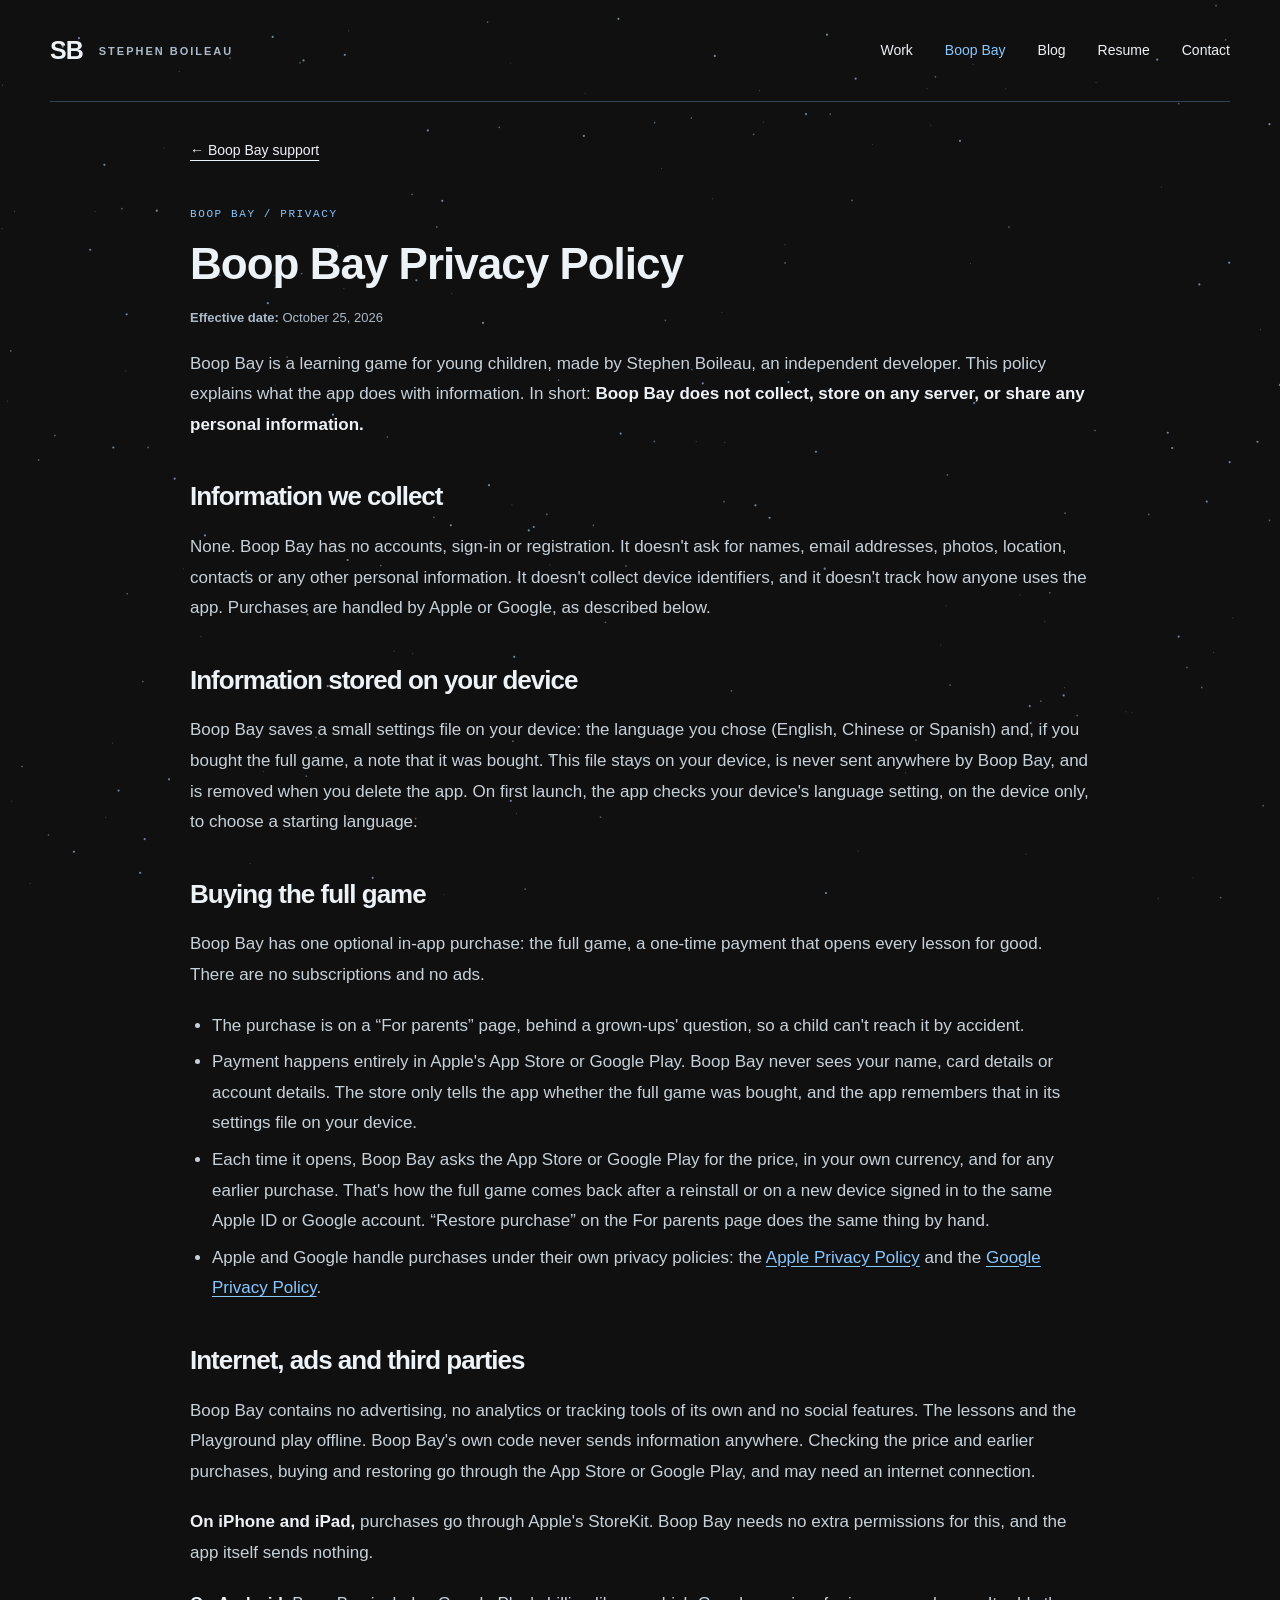
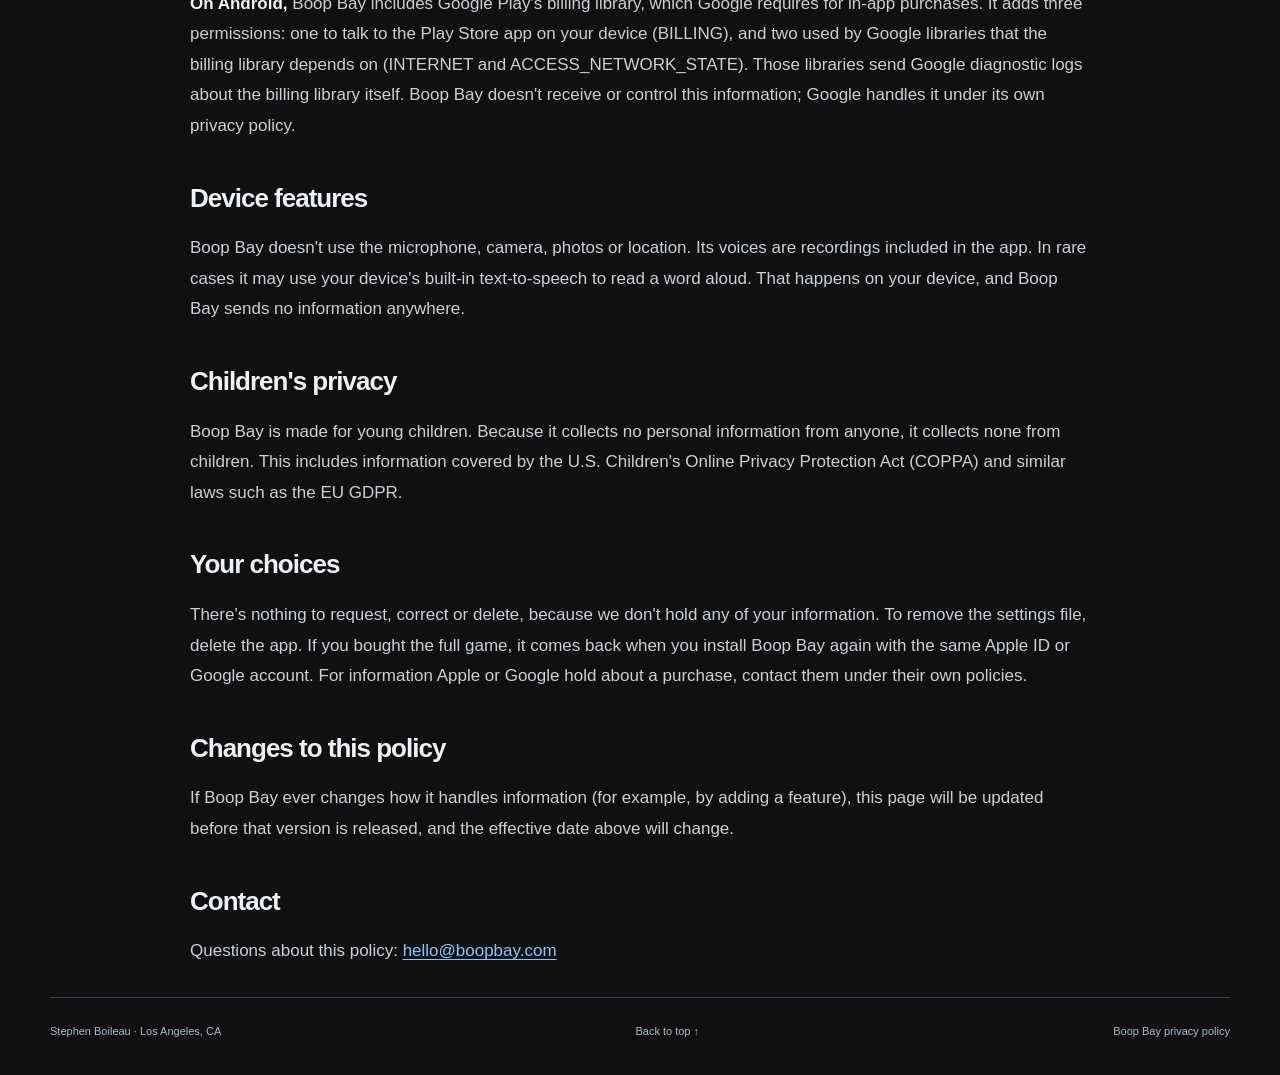
<file: boopbay/privacy/index.html>
<!doctype html>
<!--
  Boop Bay privacy policy. This URL is registered in App Store Connect and the Google Play
  Console: keep it at /boopbay/privacy/ permanently. No analytics, trackers or third-party
  embeds on this page (it's for a kids' app).

  Every statement below matches the app as checked on 2026-10-25 (version 0.3.0, the first
  with the one-time "full game" purchase; Android facts checked against its release bundle).
  If the app changes
  how it handles information (e.g. a parent voice-recording feature), update this page and
  the effective date BEFORE that version ships.
-->
<html lang="en">
<head>
<meta charset="utf-8">
<meta name="viewport" content="width=device-width,initial-scale=1">
<title>Boop Bay Privacy Policy | Stephen Boileau</title>
<meta name="description" content="Boop Bay does not collect, store on any server, or share any personal information.">
<meta name="color-scheme" content="dark">
<link rel="icon" href="../../favicon.ico" sizes="16x16 32x32 48x48"><link rel="icon" type="image/png" href="../../icon-192.png" sizes="192x192"><link rel="apple-touch-icon" href="../../apple-touch-icon.png">
<link rel="stylesheet" href="../../styles.css">
<script src="../../app.js" defer></script>
</head>
<body>
<a class="skip" href="#main">Skip to content</a>
<header class="site-header">
  <a class="brand" href="../../index.html" aria-label="Stephen Boileau home">SB<span>STEPHEN BOILEAU</span></a>
  <nav aria-label="Main navigation">
    <a href="../../index.html#work">Work</a>
    <a href="../" aria-current="page">Boop Bay</a>
    <a href="../../blog.html">Blog</a>
    <a href="../../resume.html">Resume</a>
    <a href="../../index.html#contact">Contact</a>
  </nav>
</header>

<main id="main" class="case-main">
  <a class="text-link" href="../">&larr; Boop Bay support</a>

  <article>
    <header class="post-header">
      <span class="eyebrow">BOOP BAY / PRIVACY</span>
      <h1>Boop Bay Privacy Policy</h1>
      <p class="post-meta"><strong>Effective date:</strong> October 25, 2026</p>
    </header>

    <div class="post-body">
      <p>
        Boop Bay is a learning game for young children, made by Stephen Boileau, an
        independent developer. This policy explains what the app does with information. In short:
        <strong>Boop Bay does not collect, store on any server, or share any personal information.</strong>
      </p>

      <h2>Information we collect</h2>
      <p>
        None. Boop Bay has no accounts, sign-in or registration. It doesn't ask for names, email
        addresses, photos, location, contacts or any other personal information. It doesn't
        collect device identifiers, and it doesn't track how anyone uses the app. Purchases are
        handled by Apple or Google, as described below.
      </p>

      <h2>Information stored on your device</h2>
      <p>
        Boop Bay saves a small settings file on your device: the language you chose (English,
        Chinese or Spanish) and, if you bought the full game, a note that it was bought. This file
        stays on your device, is never sent anywhere by Boop Bay, and is removed when you delete
        the app. On first launch, the app checks your device's language setting, on the device
        only, to choose a starting language.
      </p>

      <h2>Buying the full game</h2>
      <p>
        Boop Bay has one optional in-app purchase: the full game, a one-time payment that opens
        every lesson for good. There are no subscriptions and no ads.
      </p>
      <ul>
        <li>
          The purchase is on a &ldquo;For parents&rdquo; page, behind a grown-ups' question, so a
          child can't reach it by accident.
        </li>
        <li>
          Payment happens entirely in Apple's App Store or Google Play. Boop Bay never sees your
          name, card details or account details. The store only tells the app whether the full
          game was bought, and the app remembers that in its settings file on your device.
        </li>
        <li>
          Each time it opens, Boop Bay asks the App Store or Google Play for the price, in your own
          currency, and for any earlier purchase. That's how the full game comes back after a
          reinstall or on a new device signed in to the same Apple ID or Google account.
          &ldquo;Restore purchase&rdquo; on the For parents page does the same thing by hand.
        </li>
        <li>
          Apple and Google handle purchases under their own privacy policies:
          the <a href="https://www.apple.com/legal/privacy/">Apple Privacy Policy</a> and the
          <a href="https://policies.google.com/privacy">Google Privacy Policy</a>.
        </li>
      </ul>

      <h2>Internet, ads and third parties</h2>
      <p>
        Boop Bay contains no advertising, no analytics or tracking tools of its own and no social
        features. The lessons and the Playground play offline. Boop Bay's own code never sends
        information anywhere. Checking the price and earlier purchases, buying and restoring go
        through the App Store or Google Play, and may need an internet connection.
      </p>
      <p>
        <strong>On iPhone and iPad,</strong> purchases go through Apple's StoreKit. Boop Bay
        needs no extra permissions for this, and the app itself sends nothing.
      </p>
      <p>
        <strong>On Android,</strong> Boop Bay includes Google Play's billing library, which Google
        requires for in-app purchases. It adds three permissions: one to talk to the Play Store
        app on your device (BILLING), and two used by Google libraries that the billing library
        depends on (INTERNET and ACCESS_NETWORK_STATE). Those libraries send Google diagnostic
        logs about the billing library itself. Boop Bay doesn't receive or control this
        information; Google handles it under its own privacy policy.
      </p>

      <h2>Device features</h2>
      <p>
        Boop Bay doesn't use the microphone, camera, photos or location. Its voices are
        recordings included in the app. In rare cases it may use your device's built-in
        text-to-speech to read a word aloud. That happens on your device, and Boop Bay sends no
        information anywhere.
      </p>

      <h2>Children's privacy</h2>
      <p>
        Boop Bay is made for young children. Because it collects no personal information from
        anyone, it collects none from children. This includes information covered by the U.S.
        Children's Online Privacy Protection Act (COPPA) and similar laws such as the EU GDPR.
      </p>

      <h2>Your choices</h2>
      <p>
        There's nothing to request, correct or delete, because we don't hold any of your
        information. To remove the settings file, delete the app. If you bought the full game,
        it comes back when you install Boop Bay again with the same Apple ID or Google account.
        For information Apple or Google hold about a purchase, contact them under their own
        policies.
      </p>

      <h2>Changes to this policy</h2>
      <p>
        If Boop Bay ever changes how it handles information (for example, by adding a feature),
        this page will be updated before that version is released, and the effective date above
        will change.
      </p>

      <h2>Contact</h2>
      <p>
        Questions about this policy: <a href="mailto:hello@boopbay.com">hello@boopbay.com</a>
      </p>
    </div>
  </article>
</main>

<footer>
  <span>Stephen Boileau · Los Angeles, CA</span>
  <a href="#main">Back to top ↑</a>
  <span>Boop Bay privacy policy</span>
</footer>
</body>
</html>
</file>
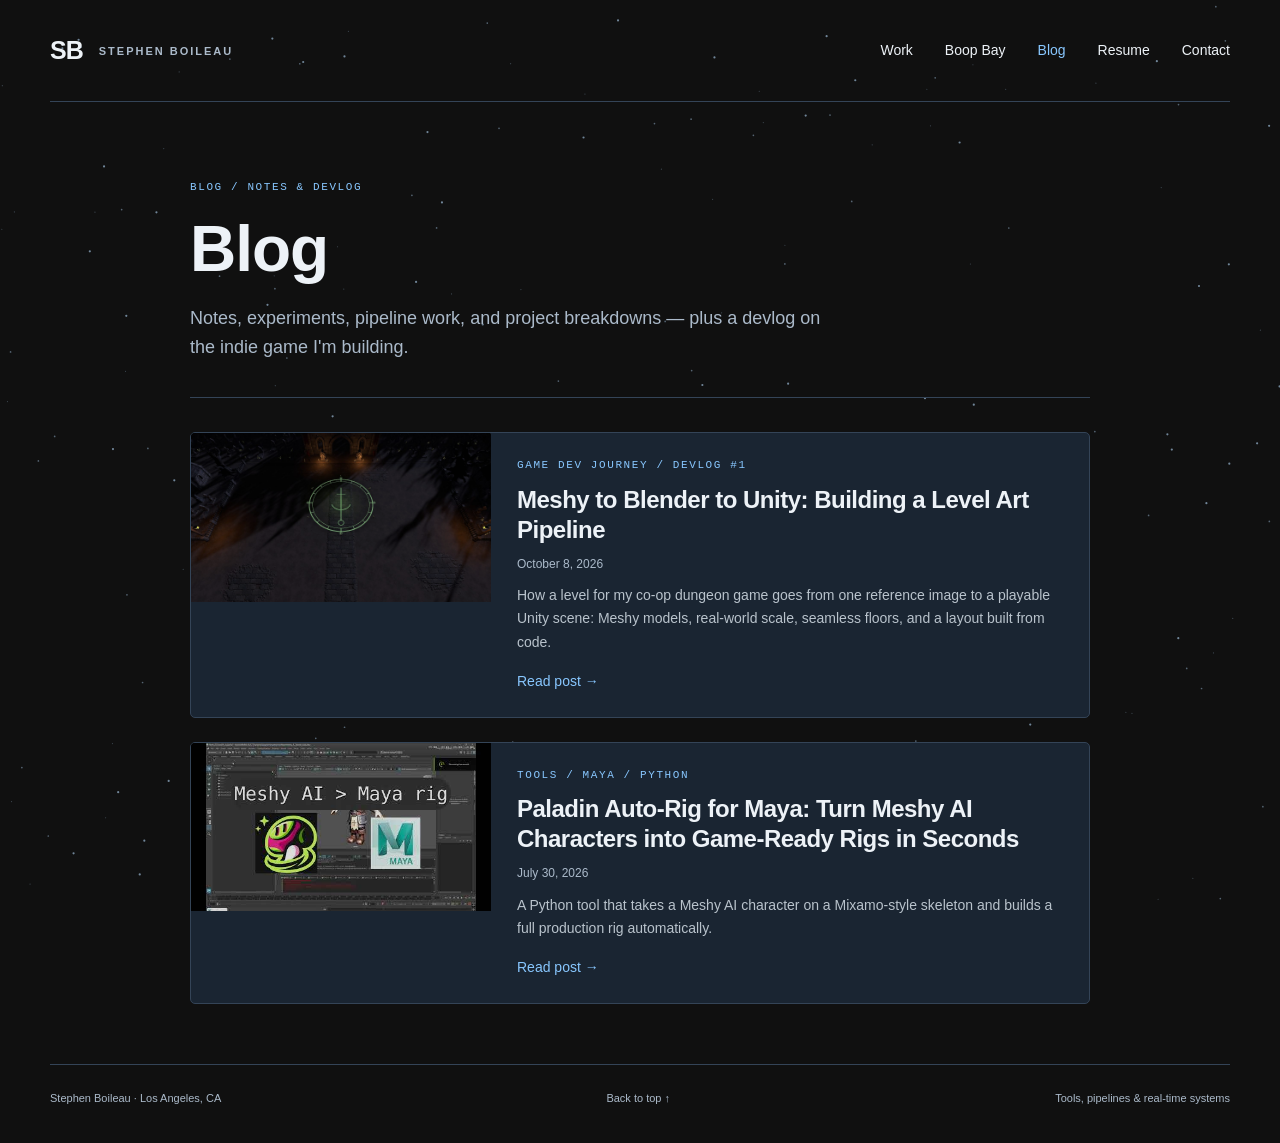
<file: blog.html>
<!doctype html>
<html lang="en">
<head>
<meta charset="utf-8">
<meta name="viewport" content="width=device-width,initial-scale=1">
<title>Blog | Stephen Boileau</title>
<meta name="description" content="Notes, experiments, pipeline work, and project breakdowns by Stephen Boileau, plus a devlog on building an indie multiplayer game.">
<meta property="og:title" content="Blog | Stephen Boileau">
<meta property="og:description" content="Notes, experiments, pipeline work, and project breakdowns by Stephen Boileau, plus a devlog on building an indie multiplayer game.">
<meta property="og:image" content="https://stephenboileau.github.io/assets/skBs36oo6BI.jpg">
<meta name="color-scheme" content="dark">
<link rel="icon" href="favicon.ico" sizes="16x16 32x32 48x48"><link rel="icon" type="image/png" href="icon-192.png" sizes="192x192"><link rel="apple-touch-icon" href="apple-touch-icon.png">
<link rel="stylesheet" href="styles.css">
<script src="app.js" defer></script>
</head>
<body>
<a class="skip" href="#main">Skip to content</a>
<header class="site-header">
  <a class="brand" href="index.html" aria-label="Stephen Boileau home">SB<span>STEPHEN BOILEAU</span></a>
  <nav aria-label="Main navigation">
    <a href="index.html#work">Work</a>
    <a href="boopbay/">Boop Bay</a>
    <a href="blog.html" aria-current="page">Blog</a>
    <a href="resume.html">Resume</a>
    <a href="index.html#contact">Contact</a>
  </nav>
</header>

<main id="main" class="case-main">
  <section class="blog-heading">
    <span class="eyebrow">BLOG / NOTES &amp; DEVLOG</span>
    <h1>Blog</h1>
    <p>Notes, experiments, pipeline work, and project breakdowns &mdash; plus a devlog on the indie game I'm building.</p>
  </section>

  <div class="post-list">
    <!--
      Newest post goes at the top. To add one: copy a <a class="post-card"> block
      below, then update the link, image, date, title, and summary.
    -->

    <a class="post-card" href="blog/devlog-01-art-pipeline.html">
      <div class="post-card-media">
        <img src="assets/blog/devlog-01-unity.jpg" alt="" loading="lazy" width="1400" height="788">
      </div>
      <div class="post-card-copy">
        <span class="eyebrow">GAME DEV JOURNEY / DEVLOG #1</span>
        <h2>Meshy to Blender to Unity: Building a Level Art Pipeline</h2>
        <p class="post-meta"><time datetime="2026-10-08">October 8, 2026</time></p>
        <p>How a level for my co-op dungeon game goes from one reference image to a playable Unity scene: Meshy models, real-world scale, seamless floors, and a layout built from code.</p>
        <span class="read-post">Read post &rarr;</span>
      </div>
    </a>

    <a class="post-card" href="blog/paladin-auto-rig.html">
      <div class="post-card-media">
        <img src="assets/skBs36oo6BI.jpg" alt="" loading="lazy" width="480" height="360">
      </div>
      <div class="post-card-copy">
        <span class="eyebrow">TOOLS / MAYA / PYTHON</span>
        <h2>Paladin Auto-Rig for Maya: Turn Meshy AI Characters into Game-Ready Rigs in Seconds</h2>
        <p class="post-meta"><time datetime="2026-07-30">July 30, 2026</time></p>
        <p>A Python tool that takes a Meshy AI character on a Mixamo-style skeleton and builds a full production rig automatically.</p>
        <span class="read-post">Read post &rarr;</span>
      </div>
    </a>
  </div>
</main>

<footer>
  <span>Stephen Boileau · Los Angeles, CA</span>
  <a href="#main">Back to top ↑</a>
  <span>Tools, pipelines &amp; real-time systems</span>
</footer>
</body>
</html>
</file>
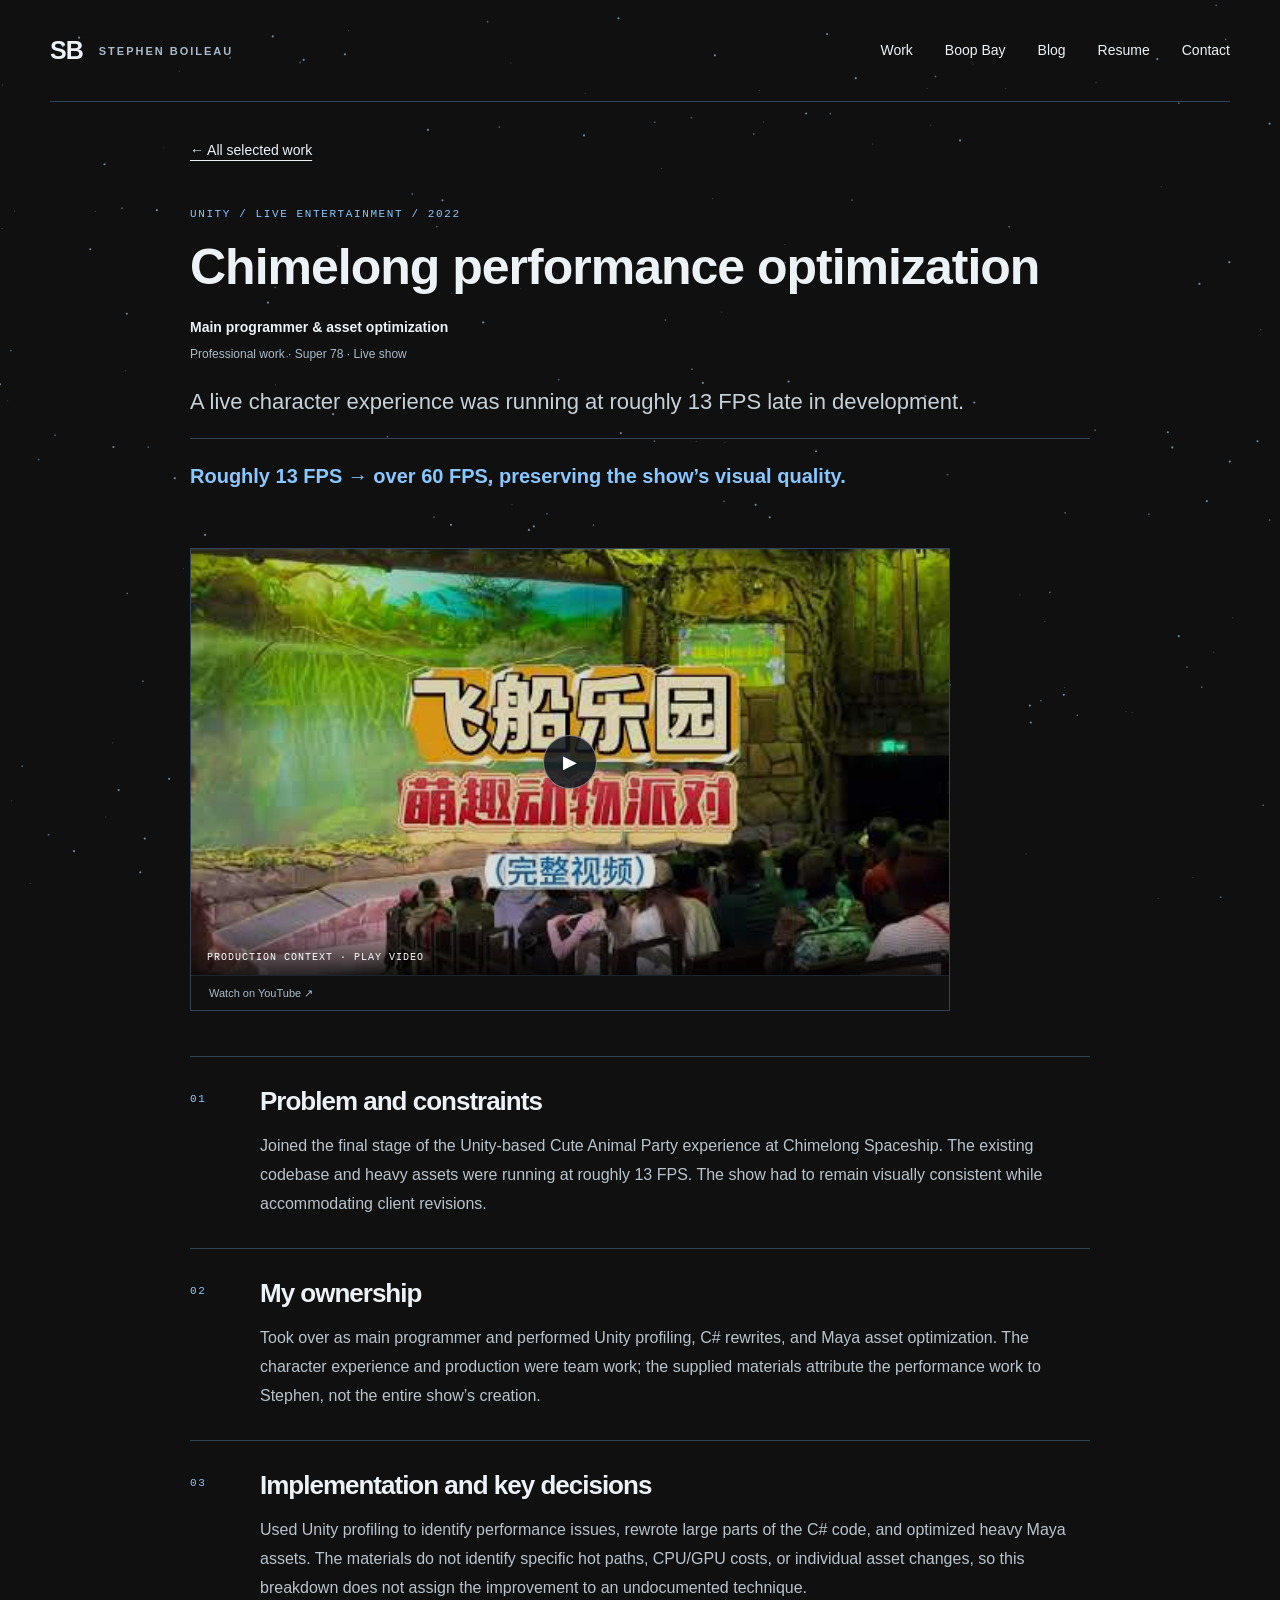
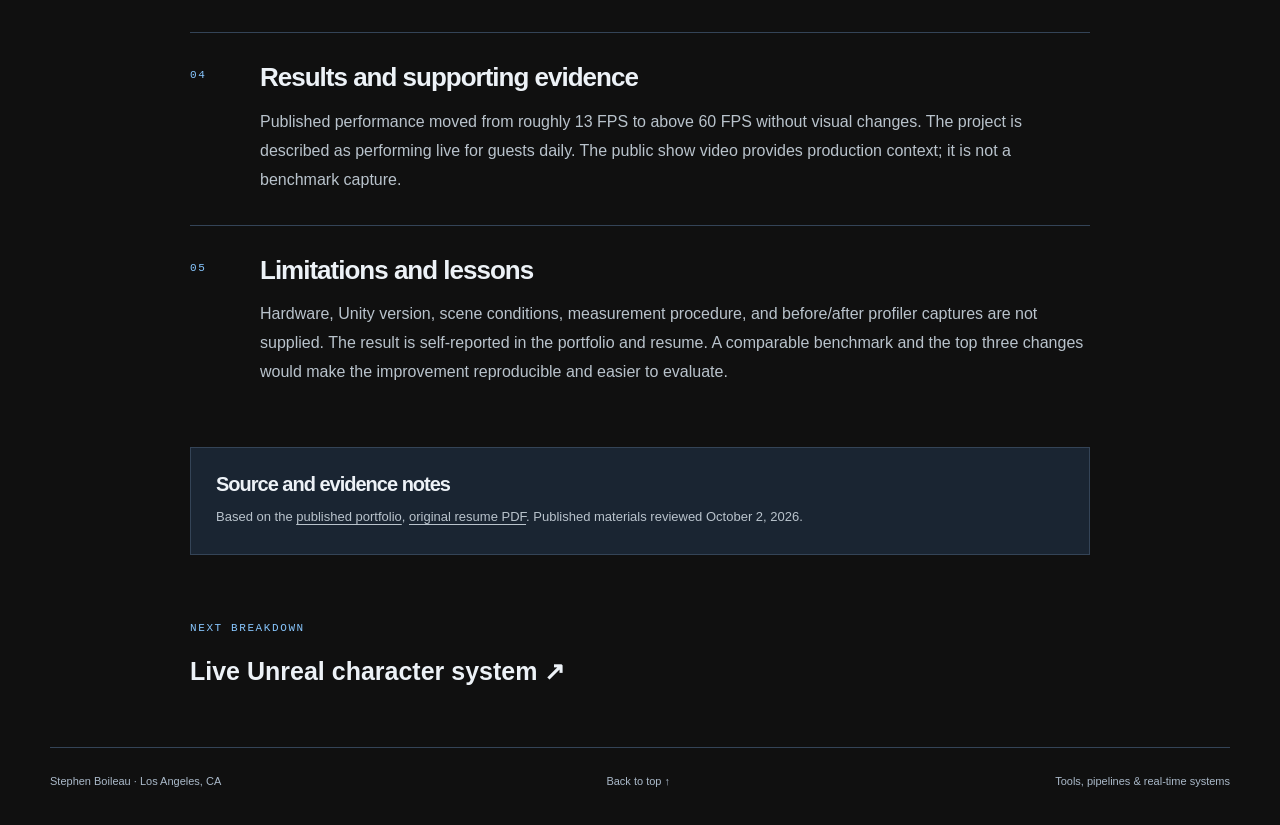
<file: chimelong.html>
<!doctype html><html lang="en"><head><meta charset="utf-8"><meta name="viewport" content="width=device-width,initial-scale=1"><title>Chimelong performance optimization | Stephen Boileau</title><meta name="description" content="A live character experience was running at roughly 13 FPS late in development."><meta property="og:title" content="Chimelong performance optimization | Stephen Boileau"><meta property="og:description" content="A live character experience was running at roughly 13 FPS late in development."><meta property="og:image" content="https://stephenboileau.github.io/assets/skBs36oo6BI.jpg"><meta name="color-scheme" content="dark"><link rel="icon" href="favicon.ico" sizes="16x16 32x32 48x48"><link rel="icon" type="image/png" href="icon-192.png" sizes="192x192"><link rel="apple-touch-icon" href="apple-touch-icon.png"><link rel="stylesheet" href="styles.css"><script src="app.js" defer></script></head><body><a class="skip" href="#main">Skip to content</a><header class="site-header"><a class="brand" href="index.html" aria-label="Stephen Boileau home">SB<span>STEPHEN BOILEAU</span></a><nav aria-label="Main navigation"><a href="index.html#work">Work</a><a href="boopbay/">Boop Bay</a><a href="blog.html">Blog</a><a href="resume.html">Resume</a><a href="index.html#contact">Contact</a></nav></header><main id="main" class="case-main"><a class="text-link" href="index.html#work">← All selected work</a><section class="case-hero"><span class="eyebrow">UNITY / LIVE ENTERTAINMENT / 2022</span><h1>Chimelong performance optimization</h1><p class="role">Main programmer & asset optimization</p><p class="status">Professional work · Super 78 · Live show</p><p class="case-lead">A live character experience was running at roughly 13 FPS late in development.</p><p class="result">Roughly 13 FPS → over 60 FPS, preserving the show’s visual quality.</p></section><div class="case-media"><div class="media"><button class="video-trigger" data-video="M_pg9gNDUyY" data-title="Chimelong performance optimization" aria-label="Play Chimelong performance optimization video (loads YouTube)"><img src="assets/M_pg9gNDUyY.jpg" alt="Video poster for Chimelong performance optimization" loading="lazy" width="480" height="360"><span class="play" aria-hidden="true">▶</span><span class="video-label">PRODUCTION CONTEXT · PLAY VIDEO</span></button></div><a class="media-fallback" href="https://www.youtube.com/watch?v=M_pg9gNDUyY">Watch on YouTube ↗</a></div><section class="case-section"><span class="eyebrow">01</span><div><h2>Problem and constraints</h2><p>Joined the final stage of the Unity-based Cute Animal Party experience at Chimelong Spaceship. The existing codebase and heavy assets were running at roughly 13 FPS. The show had to remain visually consistent while accommodating client revisions.</p></div></section><section class="case-section"><span class="eyebrow">02</span><div><h2>My ownership</h2><p>Took over as main programmer and performed Unity profiling, C# rewrites, and Maya asset optimization. The character experience and production were team work; the supplied materials attribute the performance work to Stephen, not the entire show’s creation.</p></div></section><section class="case-section"><span class="eyebrow">03</span><div><h2>Implementation and key decisions</h2><p>Used Unity profiling to identify performance issues, rewrote large parts of the C# code, and optimized heavy Maya assets. The materials do not identify specific hot paths, CPU/GPU costs, or individual asset changes, so this breakdown does not assign the improvement to an undocumented technique.</p></div></section><section class="case-section"><span class="eyebrow">04</span><div><h2>Results and supporting evidence</h2><p>Published performance moved from roughly 13 FPS to above 60 FPS without visual changes. The project is described as performing live for guests daily. The public show video provides production context; it is not a benchmark capture.</p></div></section><section class="case-section"><span class="eyebrow">05</span><div><h2>Limitations and lessons</h2><p>Hardware, Unity version, scene conditions, measurement procedure, and before/after profiler captures are not supplied. The result is self-reported in the portfolio and resume. A comparable benchmark and the top three changes would make the improvement reproducible and easier to evaluate.</p></div></section><aside class="source-note"><h2>Source and evidence notes</h2><p>Based on the <a href="https://stephenboileau.github.io/">published portfolio</a>, <a href="StephenBoileau_Resume.pdf">original resume PDF</a>. Published materials reviewed October 2, 2026.</p></aside><a class="next-project" href="live-character.html"><span class="eyebrow">NEXT BREAKDOWN</span><strong>Live Unreal character system ↗</strong></a></main><footer><span>Stephen Boileau · Los Angeles, CA</span><a href="index.html#main">Back to top ↑</a><span>Tools, pipelines &amp; real-time systems</span></footer></body></html>
</file>
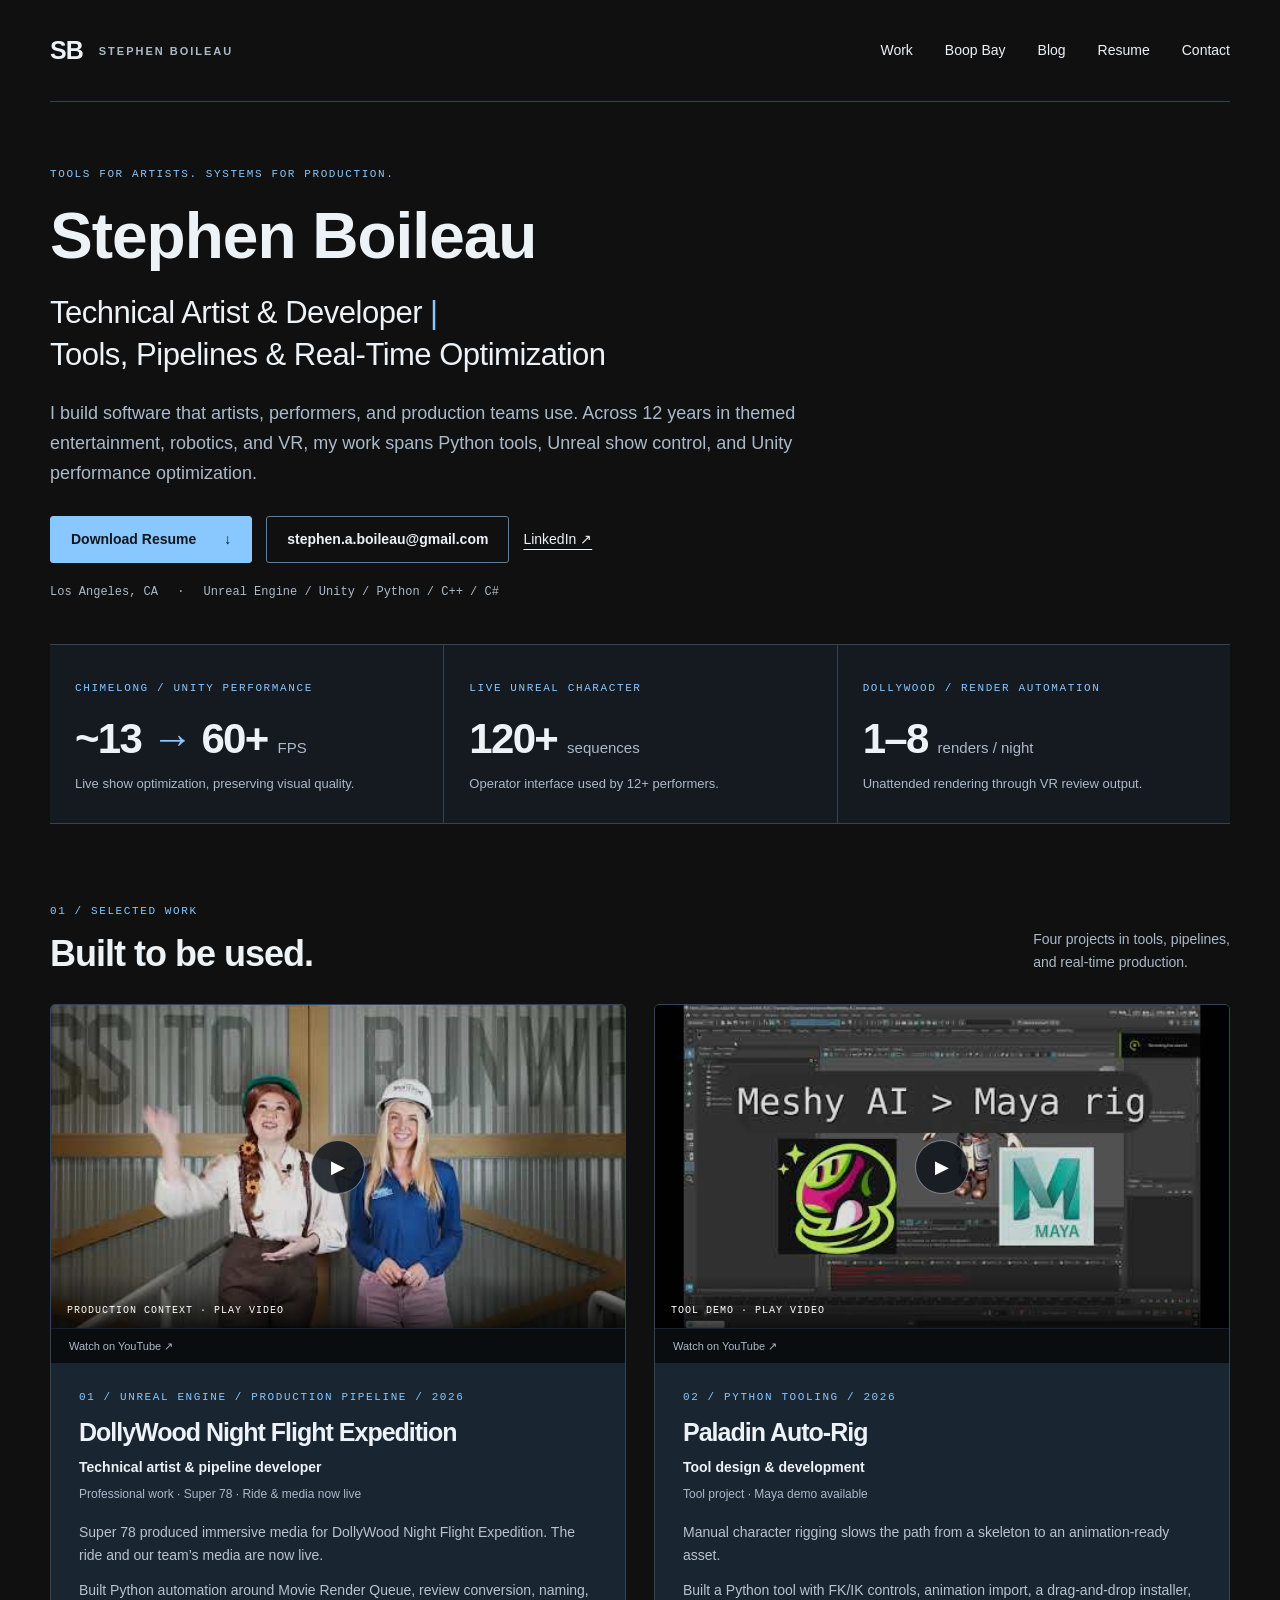
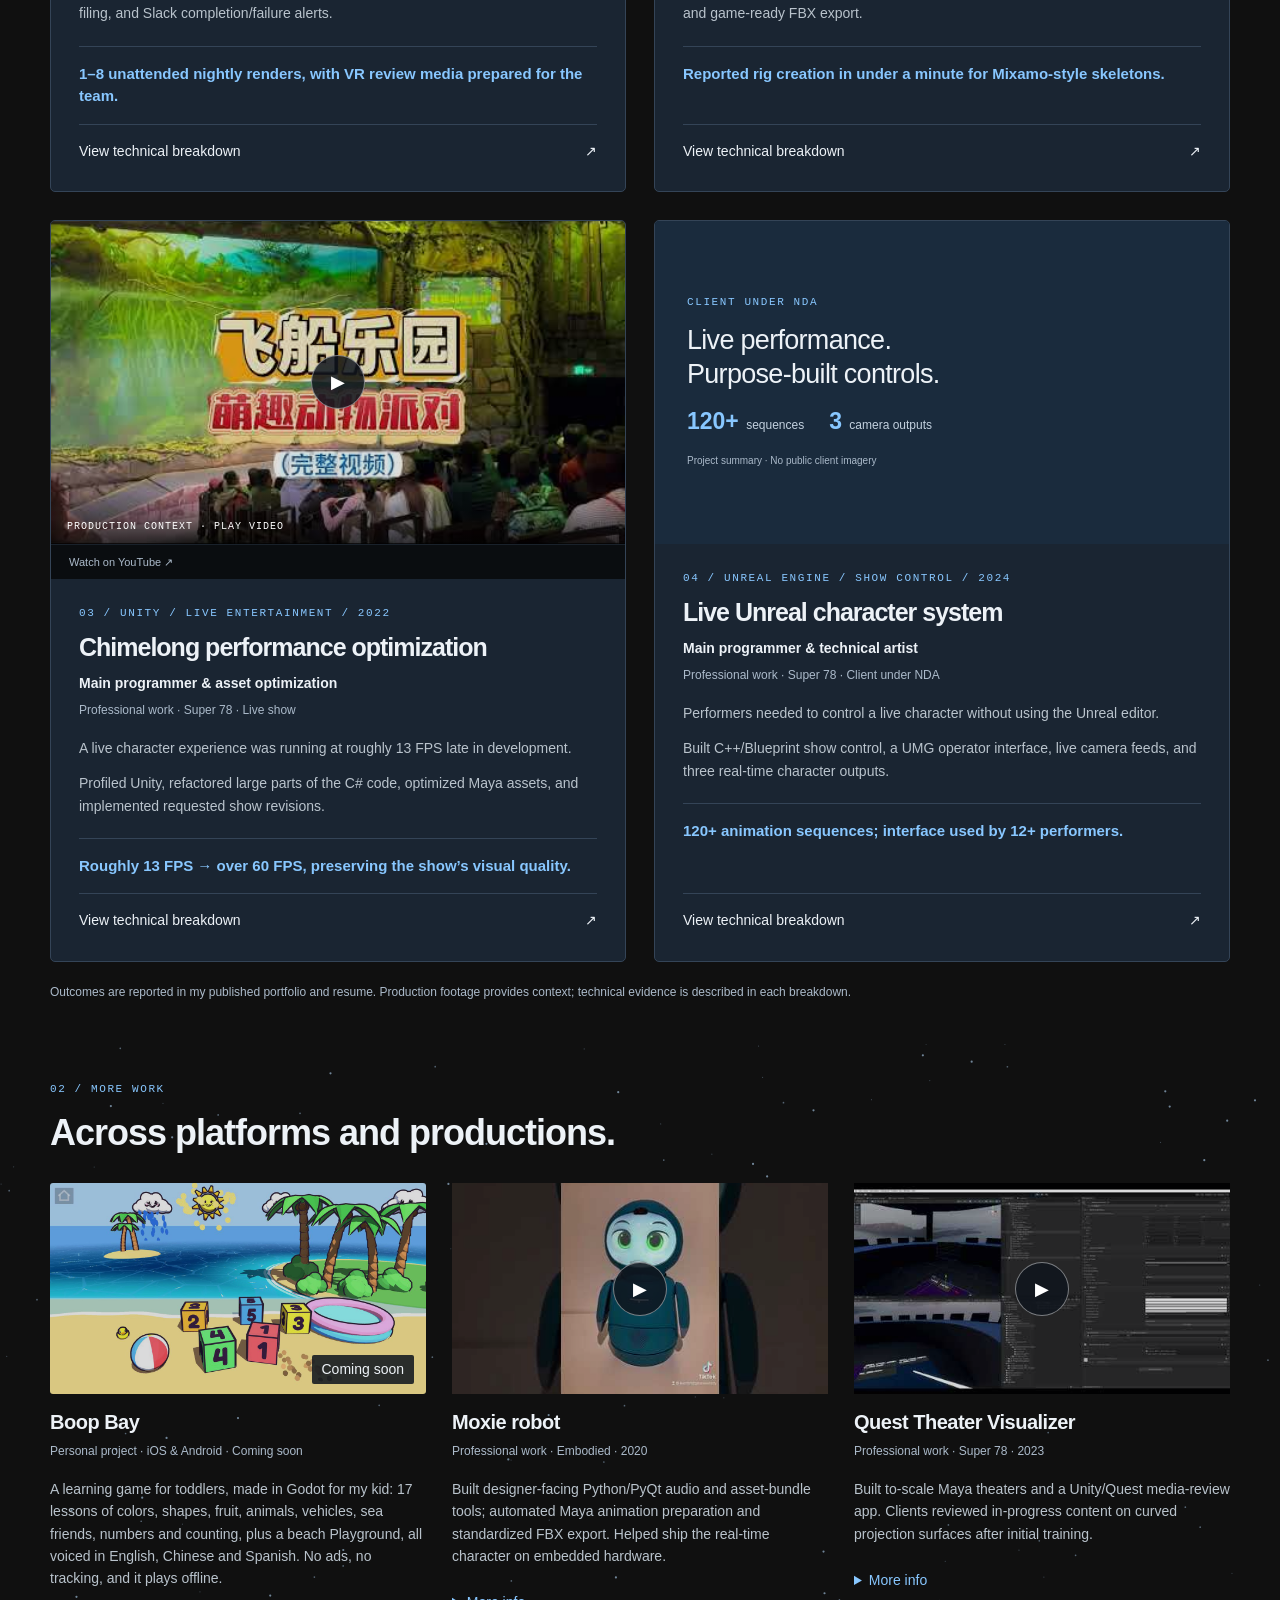
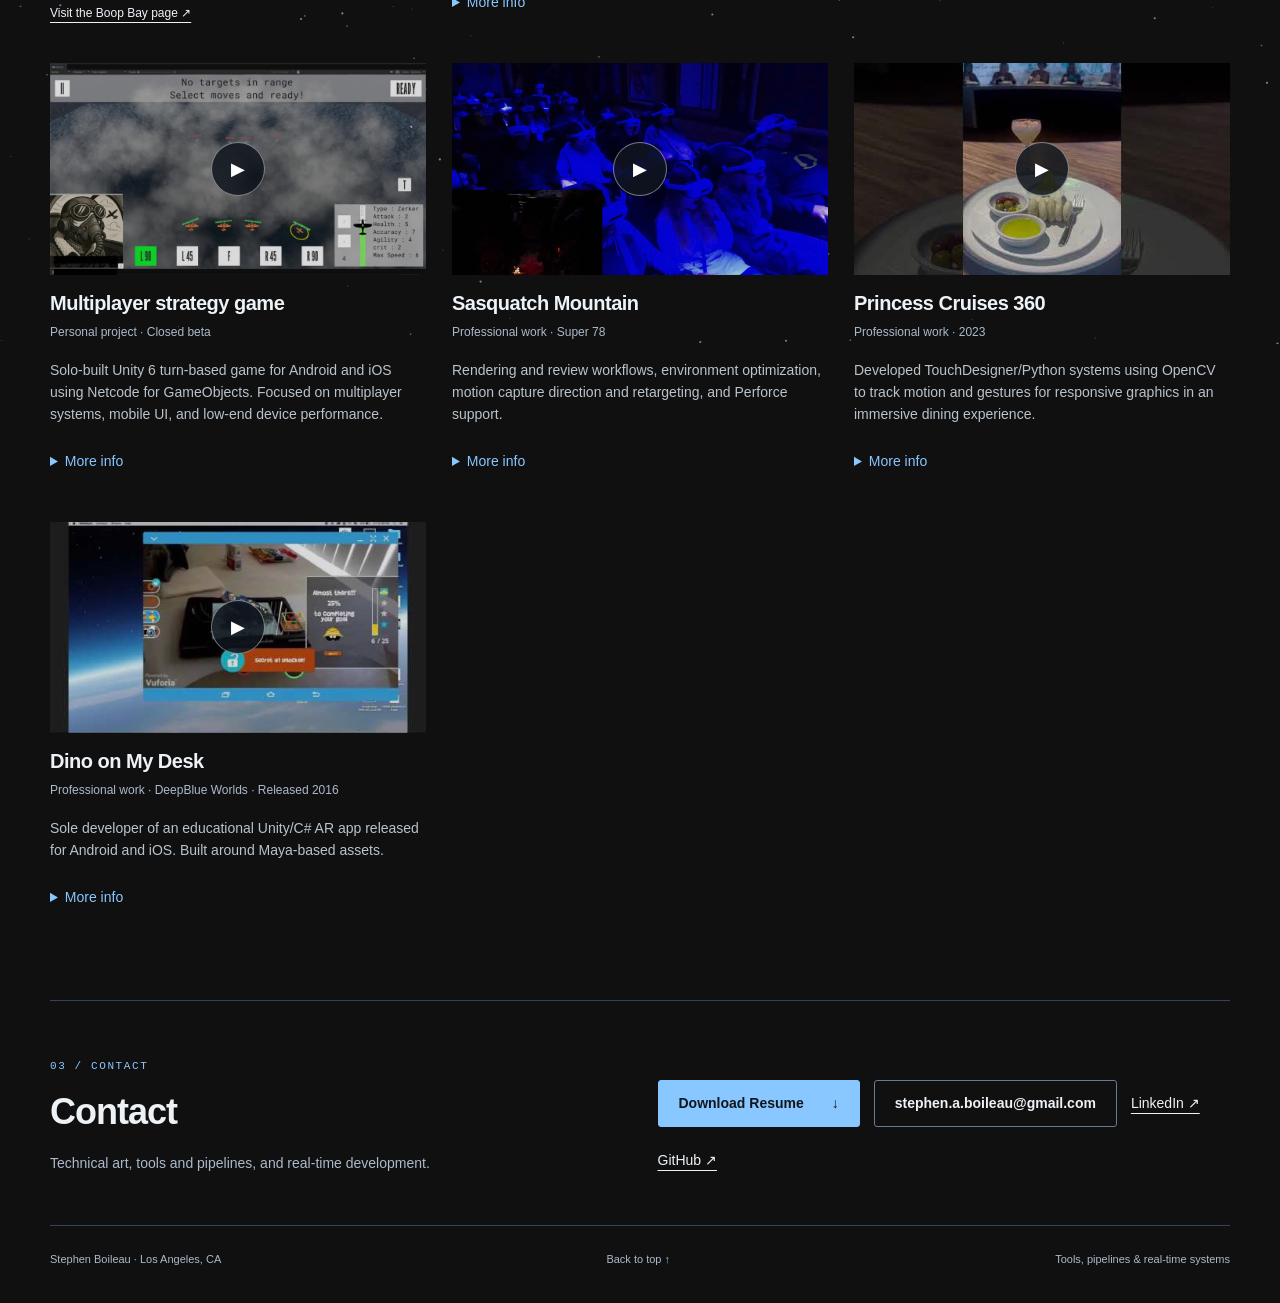
<file: contact.html>
<!doctype html>
<html lang="en"><head><meta charset="utf-8"><meta name="viewport" content="width=device-width,initial-scale=1">
<title>Contact Stephen Boileau</title><meta http-equiv="refresh" content="0;url=index.html#contact"><link rel="canonical" href="index.html#contact">
<link rel="icon" href="favicon.ico" sizes="16x16 32x32 48x48"><link rel="icon" type="image/png" href="icon-192.png" sizes="192x192"><link rel="apple-touch-icon" href="apple-touch-icon.png">
<link rel="stylesheet" href="styles.css"></head><body><main style="padding-top:40px"><h1>Contact Stephen Boileau</h1>
<p><a href="index.html#contact">Continue to Contact Stephen Boileau →</a></p></main></body></html>
</file>
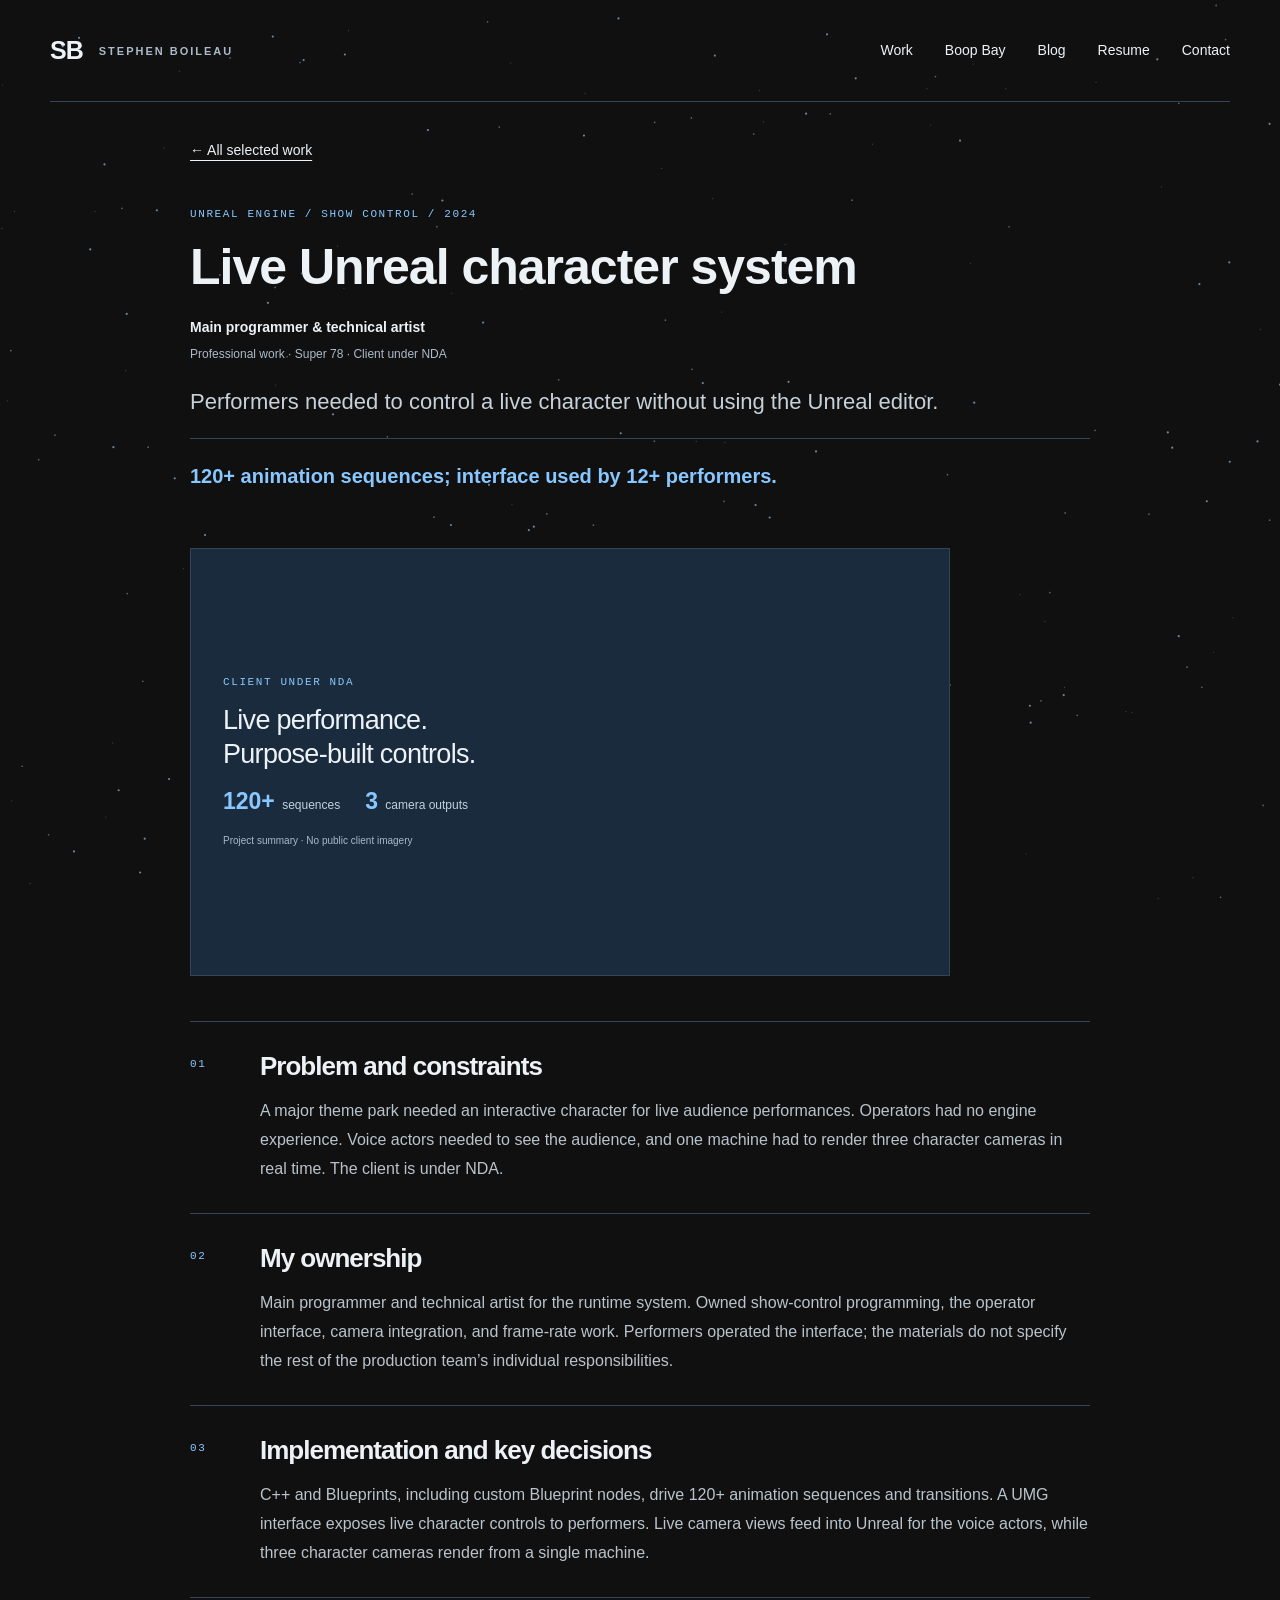
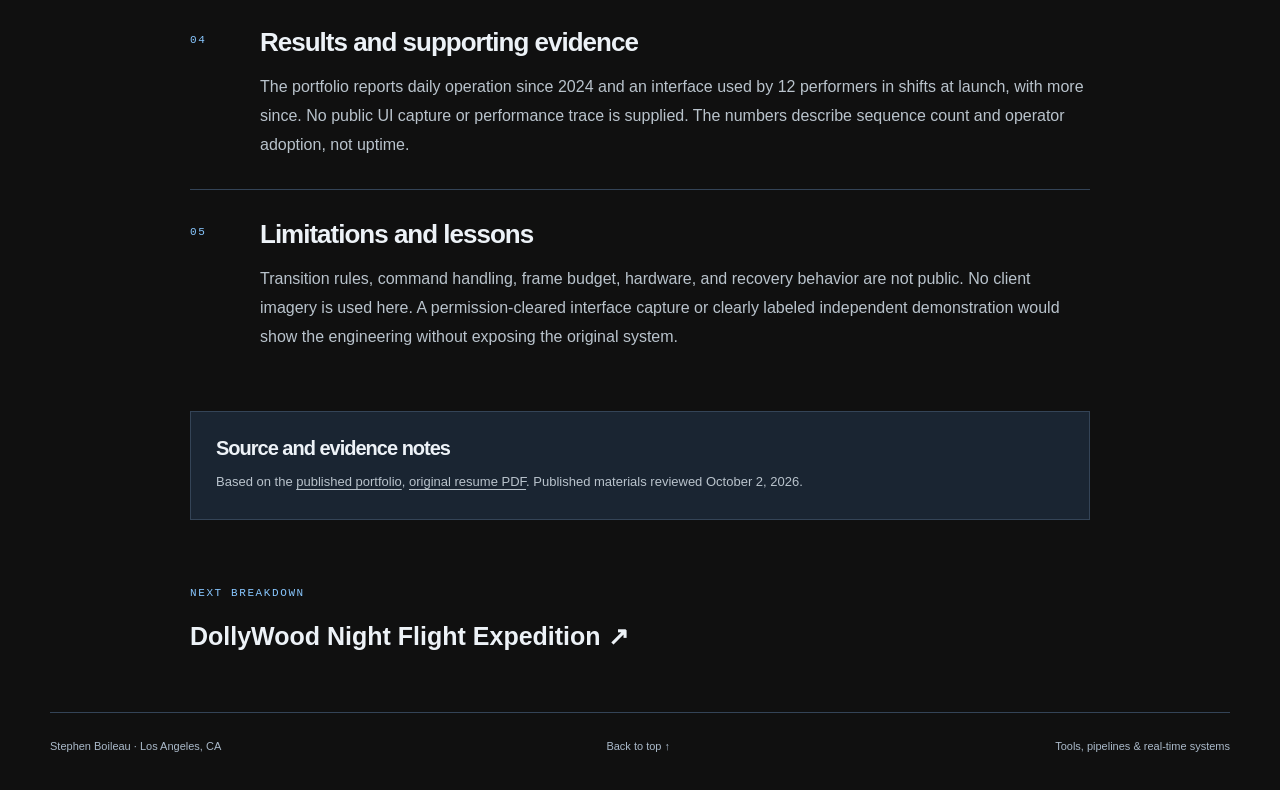
<file: live-character.html>
<!doctype html><html lang="en"><head><meta charset="utf-8"><meta name="viewport" content="width=device-width,initial-scale=1"><title>Live Unreal character system | Stephen Boileau</title><meta name="description" content="Performers needed to control a live character without using the Unreal editor."><meta property="og:title" content="Live Unreal character system | Stephen Boileau"><meta property="og:description" content="Performers needed to control a live character without using the Unreal editor."><meta property="og:image" content="https://stephenboileau.github.io/assets/skBs36oo6BI.jpg"><meta name="color-scheme" content="dark"><link rel="icon" href="favicon.ico" sizes="16x16 32x32 48x48"><link rel="icon" type="image/png" href="icon-192.png" sizes="192x192"><link rel="apple-touch-icon" href="apple-touch-icon.png"><link rel="stylesheet" href="styles.css"><script src="app.js" defer></script></head><body><a class="skip" href="#main">Skip to content</a><header class="site-header"><a class="brand" href="index.html" aria-label="Stephen Boileau home">SB<span>STEPHEN BOILEAU</span></a><nav aria-label="Main navigation"><a href="index.html#work">Work</a><a href="boopbay/">Boop Bay</a><a href="blog.html">Blog</a><a href="resume.html">Resume</a><a href="index.html#contact">Contact</a></nav></header><main id="main" class="case-main"><a class="text-link" href="index.html#work">← All selected work</a><section class="case-hero"><span class="eyebrow">UNREAL ENGINE / SHOW CONTROL / 2024</span><h1>Live Unreal character system</h1><p class="role">Main programmer & technical artist</p><p class="status">Professional work · Super 78 · Client under NDA</p><p class="case-lead">Performers needed to control a live character without using the Unreal editor.</p><p class="result">120+ animation sequences; interface used by 12+ performers.</p></section><div class="case-media"><div class="private-visual" role="note" aria-label="No public client imagery available"><span class="eyebrow">CLIENT UNDER NDA</span><strong>Live performance.<br>Purpose-built controls.</strong><div class="private-stats"><span><b>120+</b> sequences</span><span><b>3</b> camera outputs</span></div><small>Project summary · No public client imagery</small></div></div><section class="case-section"><span class="eyebrow">01</span><div><h2>Problem and constraints</h2><p>A major theme park needed an interactive character for live audience performances. Operators had no engine experience. Voice actors needed to see the audience, and one machine had to render three character cameras in real time. The client is under NDA.</p></div></section><section class="case-section"><span class="eyebrow">02</span><div><h2>My ownership</h2><p>Main programmer and technical artist for the runtime system. Owned show-control programming, the operator interface, camera integration, and frame-rate work. Performers operated the interface; the materials do not specify the rest of the production team’s individual responsibilities.</p></div></section><section class="case-section"><span class="eyebrow">03</span><div><h2>Implementation and key decisions</h2><p>C++ and Blueprints, including custom Blueprint nodes, drive 120+ animation sequences and transitions. A UMG interface exposes live character controls to performers. Live camera views feed into Unreal for the voice actors, while three character cameras render from a single machine.</p></div></section><section class="case-section"><span class="eyebrow">04</span><div><h2>Results and supporting evidence</h2><p>The portfolio reports daily operation since 2024 and an interface used by 12 performers in shifts at launch, with more since. No public UI capture or performance trace is supplied. The numbers describe sequence count and operator adoption, not uptime.</p></div></section><section class="case-section"><span class="eyebrow">05</span><div><h2>Limitations and lessons</h2><p>Transition rules, command handling, frame budget, hardware, and recovery behavior are not public. No client imagery is used here. A permission-cleared interface capture or clearly labeled independent demonstration would show the engineering without exposing the original system.</p></div></section><aside class="source-note"><h2>Source and evidence notes</h2><p>Based on the <a href="https://stephenboileau.github.io/">published portfolio</a>, <a href="StephenBoileau_Resume.pdf">original resume PDF</a>. Published materials reviewed October 2, 2026.</p></aside><a class="next-project" href="render-automation.html"><span class="eyebrow">NEXT BREAKDOWN</span><strong>DollyWood Night Flight Expedition ↗</strong></a></main><footer><span>Stephen Boileau · Los Angeles, CA</span><a href="index.html#main">Back to top ↑</a><span>Tools, pipelines &amp; real-time systems</span></footer></body></html>
</file>
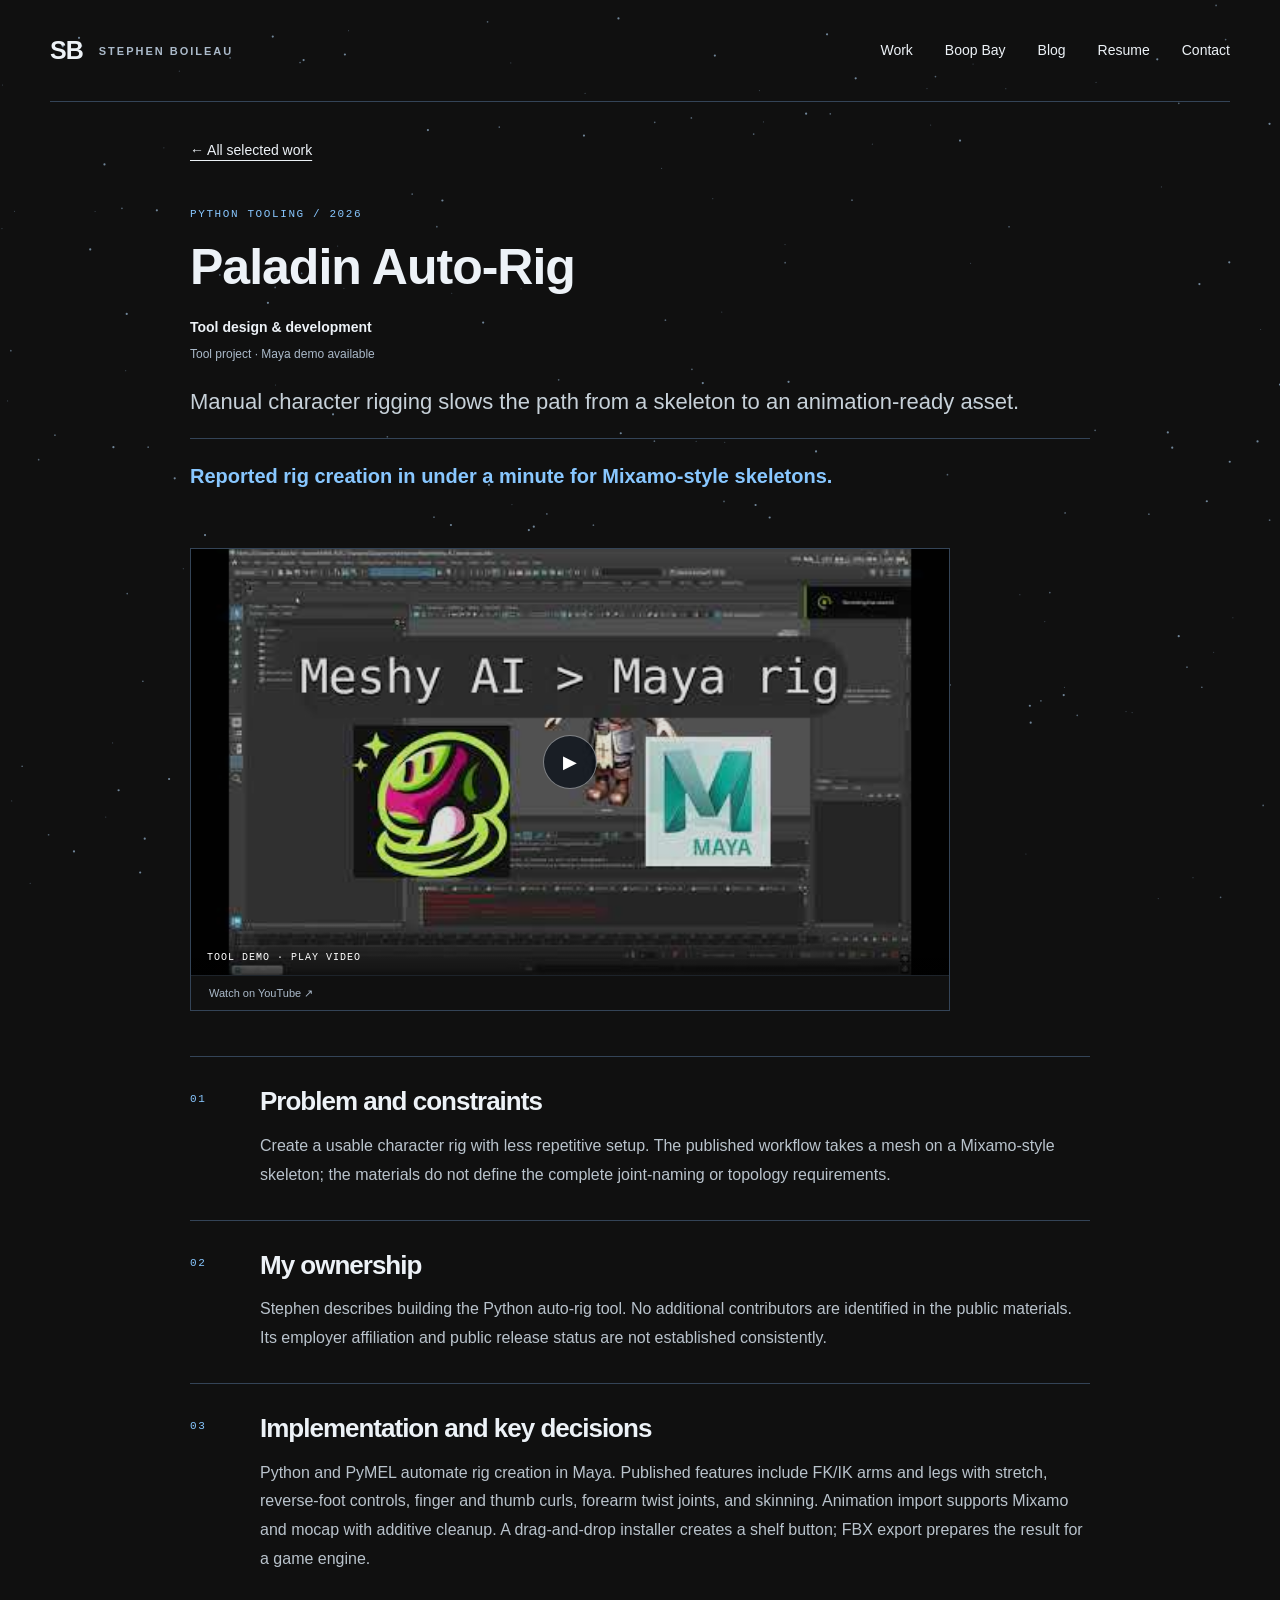
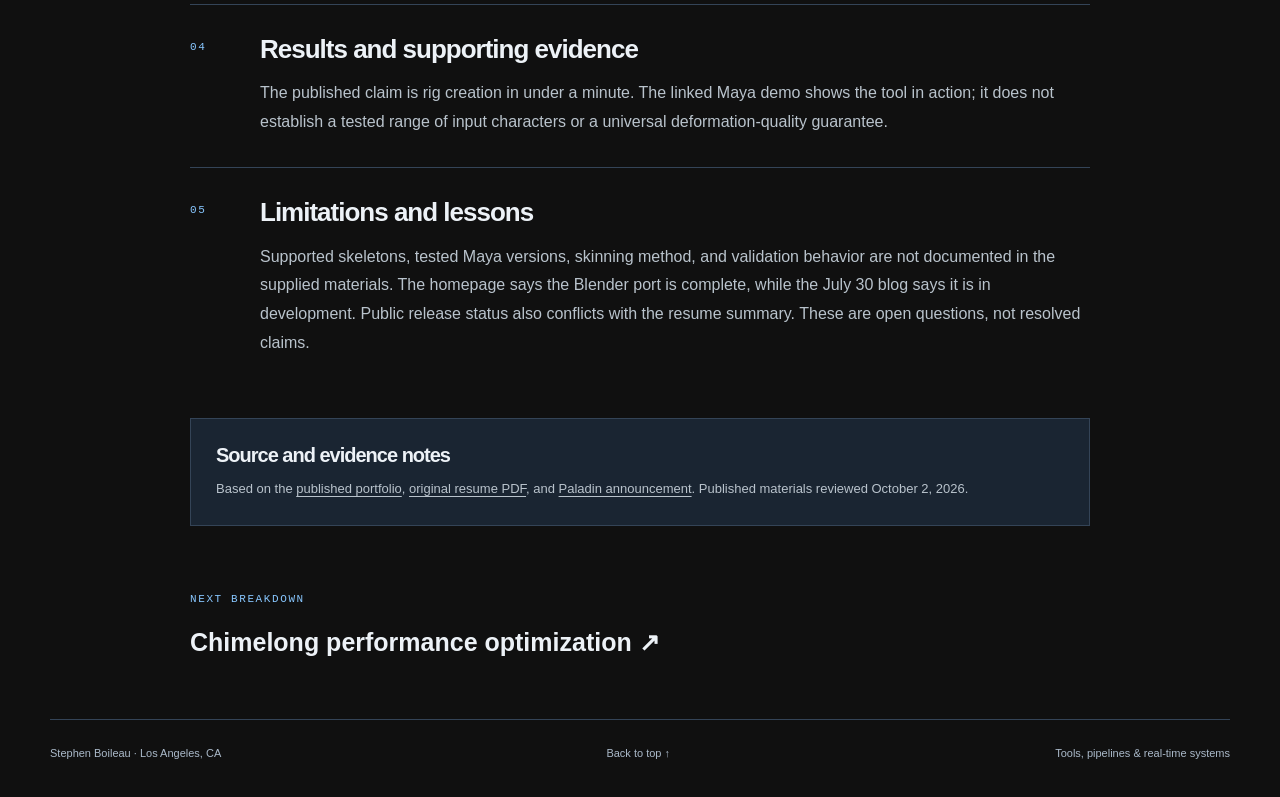
<file: paladin.html>
<!doctype html><html lang="en"><head><meta charset="utf-8"><meta name="viewport" content="width=device-width,initial-scale=1"><title>Paladin Auto-Rig | Stephen Boileau</title><meta name="description" content="Manual character rigging slows the path from a skeleton to an animation-ready asset."><meta property="og:title" content="Paladin Auto-Rig | Stephen Boileau"><meta property="og:description" content="Manual character rigging slows the path from a skeleton to an animation-ready asset."><meta property="og:image" content="https://stephenboileau.github.io/assets/skBs36oo6BI.jpg"><meta name="color-scheme" content="dark"><link rel="icon" href="favicon.ico" sizes="16x16 32x32 48x48"><link rel="icon" type="image/png" href="icon-192.png" sizes="192x192"><link rel="apple-touch-icon" href="apple-touch-icon.png"><link rel="stylesheet" href="styles.css"><script src="app.js" defer></script></head><body><a class="skip" href="#main">Skip to content</a><header class="site-header"><a class="brand" href="index.html" aria-label="Stephen Boileau home">SB<span>STEPHEN BOILEAU</span></a><nav aria-label="Main navigation"><a href="index.html#work">Work</a><a href="boopbay/">Boop Bay</a><a href="blog.html">Blog</a><a href="resume.html">Resume</a><a href="index.html#contact">Contact</a></nav></header><main id="main" class="case-main"><a class="text-link" href="index.html#work">← All selected work</a><section class="case-hero"><span class="eyebrow">PYTHON TOOLING / 2026</span><h1>Paladin Auto-Rig</h1><p class="role">Tool design & development</p><p class="status">Tool project · Maya demo available</p><p class="case-lead">Manual character rigging slows the path from a skeleton to an animation-ready asset.</p><p class="result">Reported rig creation in under a minute for Mixamo-style skeletons.</p></section><div class="case-media"><div class="media"><button class="video-trigger" data-video="skBs36oo6BI" data-title="Paladin Auto-Rig" aria-label="Play Paladin Auto-Rig video (loads YouTube)"><img src="assets/skBs36oo6BI.jpg" alt="Video poster for Paladin Auto-Rig" loading="lazy" width="480" height="360"><span class="play" aria-hidden="true">▶</span><span class="video-label">TOOL DEMO · PLAY VIDEO</span></button></div><a class="media-fallback" href="https://www.youtube.com/watch?v=skBs36oo6BI">Watch on YouTube ↗</a></div><section class="case-section"><span class="eyebrow">01</span><div><h2>Problem and constraints</h2><p>Create a usable character rig with less repetitive setup. The published workflow takes a mesh on a Mixamo-style skeleton; the materials do not define the complete joint-naming or topology requirements.</p></div></section><section class="case-section"><span class="eyebrow">02</span><div><h2>My ownership</h2><p>Stephen describes building the Python auto-rig tool. No additional contributors are identified in the public materials. Its employer affiliation and public release status are not established consistently.</p></div></section><section class="case-section"><span class="eyebrow">03</span><div><h2>Implementation and key decisions</h2><p>Python and PyMEL automate rig creation in Maya. Published features include FK/IK arms and legs with stretch, reverse-foot controls, finger and thumb curls, forearm twist joints, and skinning. Animation import supports Mixamo and mocap with additive cleanup. A drag-and-drop installer creates a shelf button; FBX export prepares the result for a game engine.</p></div></section><section class="case-section"><span class="eyebrow">04</span><div><h2>Results and supporting evidence</h2><p>The published claim is rig creation in under a minute. The linked Maya demo shows the tool in action; it does not establish a tested range of input characters or a universal deformation-quality guarantee.</p></div></section><section class="case-section"><span class="eyebrow">05</span><div><h2>Limitations and lessons</h2><p>Supported skeletons, tested Maya versions, skinning method, and validation behavior are not documented in the supplied materials. The homepage says the Blender port is complete, while the July 30 blog says it is in development. Public release status also conflicts with the resume summary. These are open questions, not resolved claims.</p></div></section><aside class="source-note"><h2>Source and evidence notes</h2><p>Based on the <a href="https://stephenboileau.github.io/">published portfolio</a>, <a href="StephenBoileau_Resume.pdf">original resume PDF</a>, and <a href="blog/paladin-auto-rig.html">Paladin announcement</a>. Published materials reviewed October 2, 2026.</p></aside><a class="next-project" href="chimelong.html"><span class="eyebrow">NEXT BREAKDOWN</span><strong>Chimelong performance optimization ↗</strong></a></main><footer><span>Stephen Boileau · Los Angeles, CA</span><a href="index.html#main">Back to top ↑</a><span>Tools, pipelines &amp; real-time systems</span></footer></body></html>
</file>
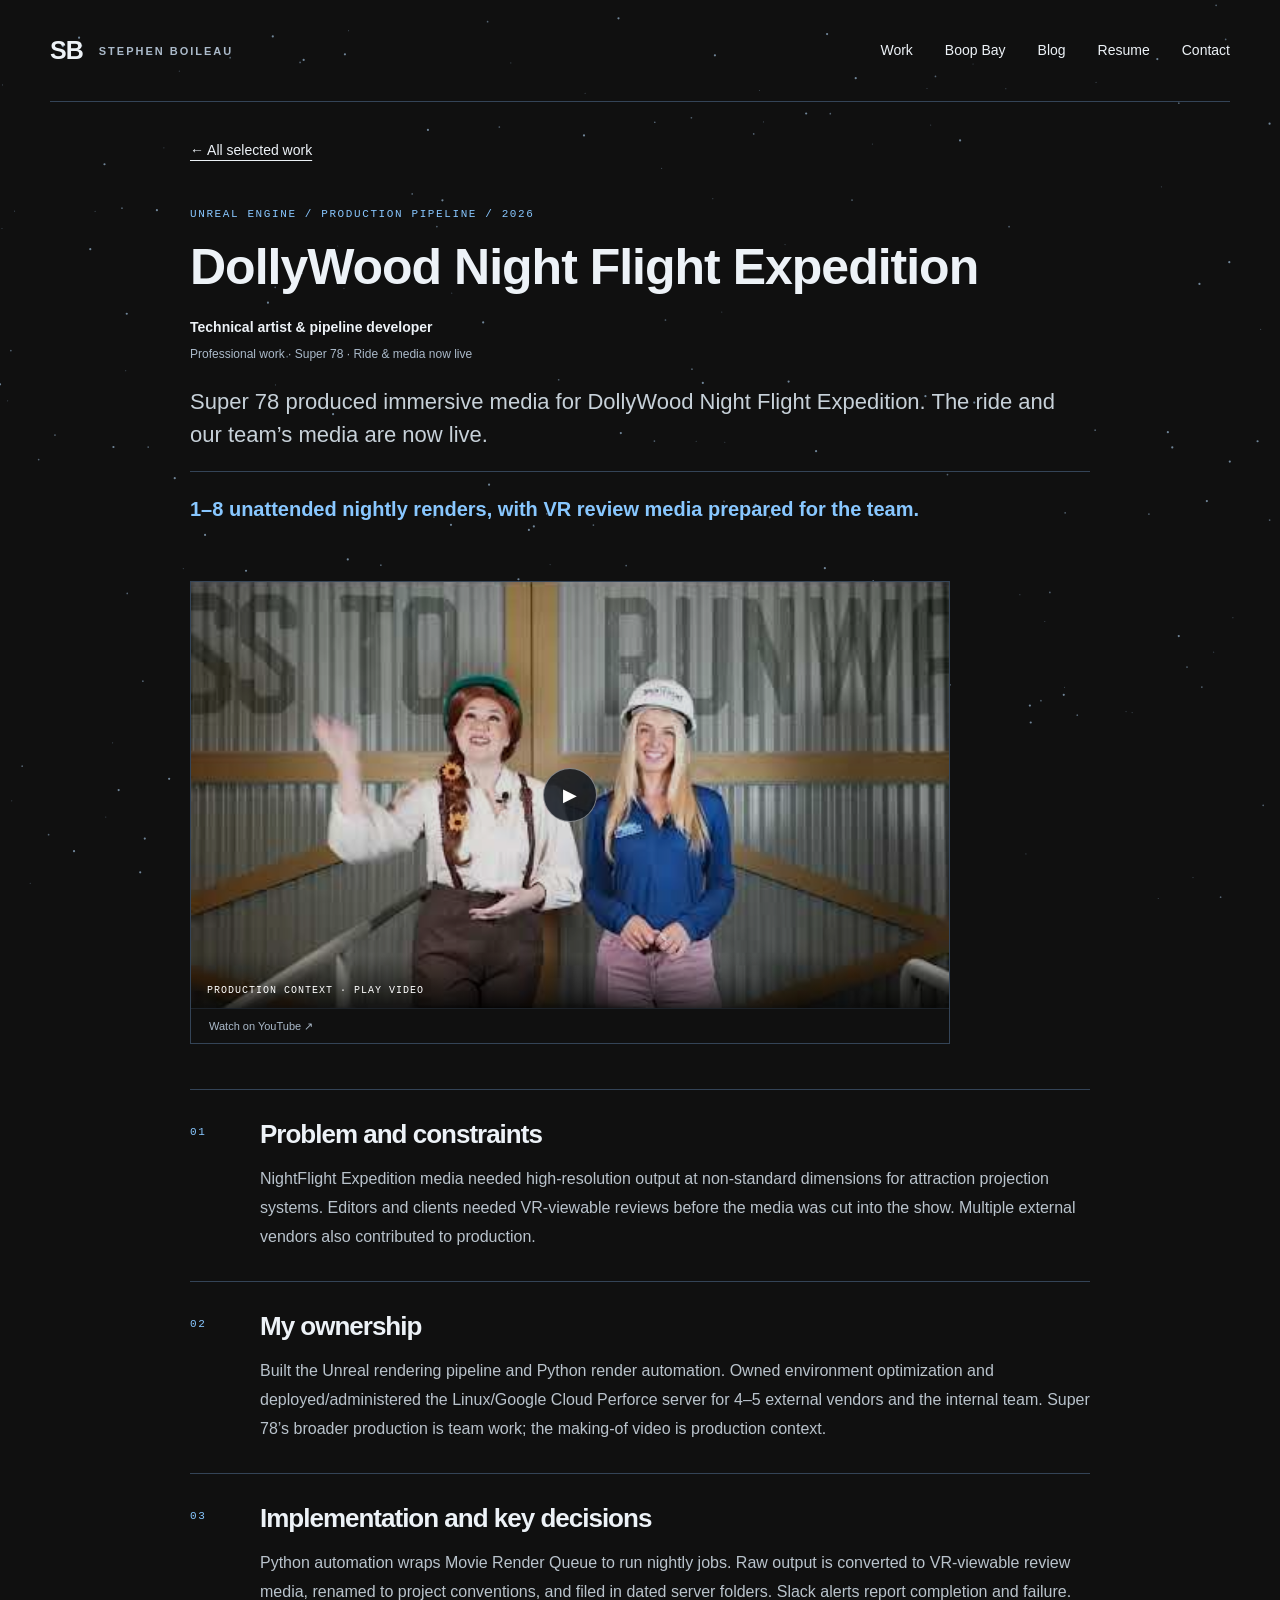
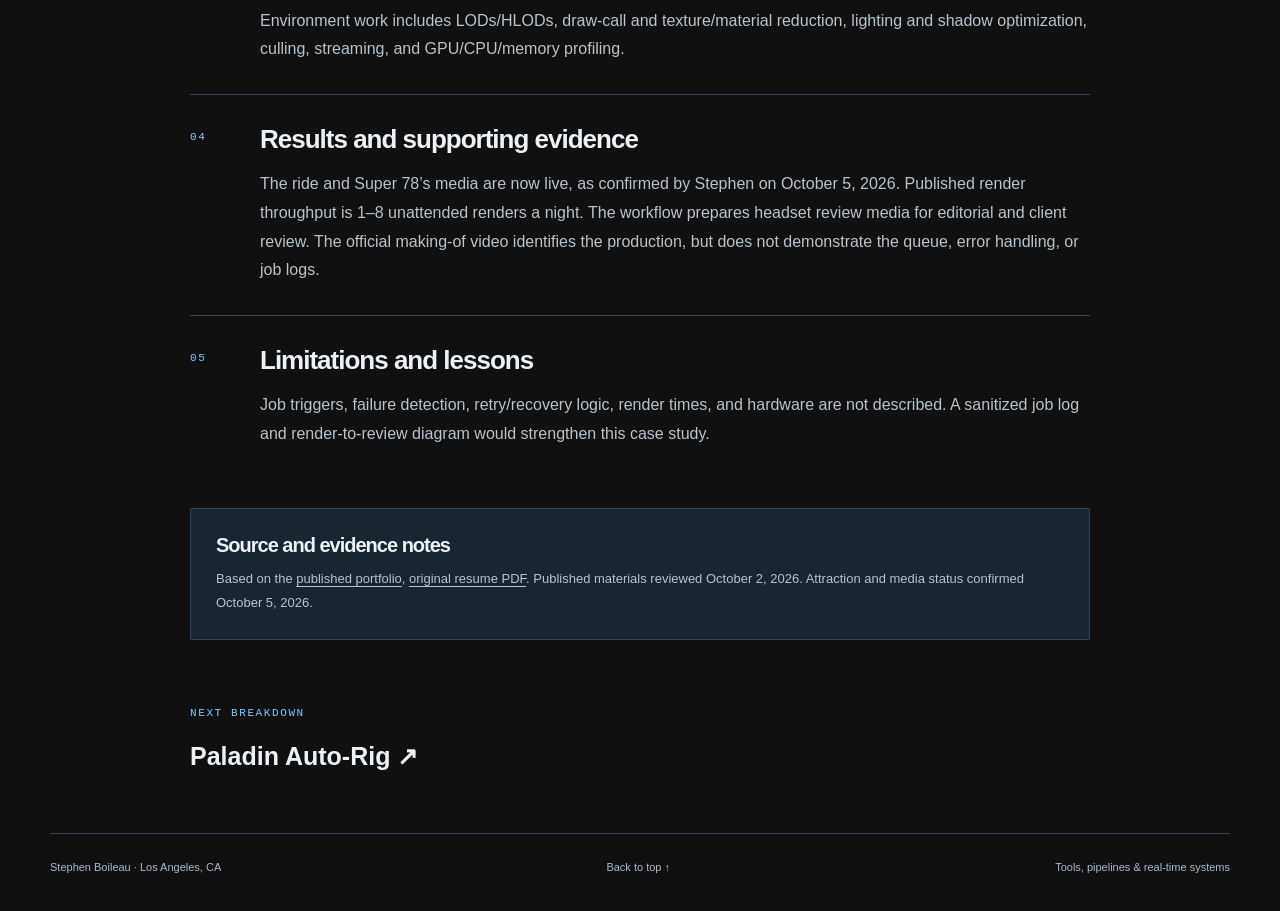
<file: render-automation.html>
<!doctype html><html lang="en"><head><meta charset="utf-8"><meta name="viewport" content="width=device-width,initial-scale=1"><title>DollyWood Night Flight Expedition | Stephen Boileau</title><meta name="description" content="Super 78 produced immersive media for DollyWood Night Flight Expedition. The ride and our team’s media are now live."><meta property="og:title" content="DollyWood Night Flight Expedition | Stephen Boileau"><meta property="og:description" content="Super 78 produced immersive media for DollyWood Night Flight Expedition. The ride and our team’s media are now live."><meta property="og:image" content="https://stephenboileau.github.io/assets/skBs36oo6BI.jpg"><meta name="color-scheme" content="dark"><link rel="icon" href="favicon.ico" sizes="16x16 32x32 48x48"><link rel="icon" type="image/png" href="icon-192.png" sizes="192x192"><link rel="apple-touch-icon" href="apple-touch-icon.png"><link rel="stylesheet" href="styles.css"><script src="app.js" defer></script></head><body><a class="skip" href="#main">Skip to content</a><header class="site-header"><a class="brand" href="index.html" aria-label="Stephen Boileau home">SB<span>STEPHEN BOILEAU</span></a><nav aria-label="Main navigation"><a href="index.html#work">Work</a><a href="boopbay/">Boop Bay</a><a href="blog.html">Blog</a><a href="resume.html">Resume</a><a href="index.html#contact">Contact</a></nav></header><main id="main" class="case-main"><a class="text-link" href="index.html#work">← All selected work</a><section class="case-hero"><span class="eyebrow">UNREAL ENGINE / PRODUCTION PIPELINE / 2026</span><h1>DollyWood Night Flight Expedition</h1><p class="role">Technical artist & pipeline developer</p><p class="status">Professional work · Super 78 · Ride &amp; media now live</p><p class="case-lead">Super 78 produced immersive media for DollyWood Night Flight Expedition. The ride and our team’s media are now live.</p><p class="result">1–8 unattended nightly renders, with VR review media prepared for the team.</p></section><div class="case-media"><div class="media"><button class="video-trigger" data-video="jfr1l9Olggo" data-title="DollyWood Night Flight Expedition" aria-label="Play DollyWood Night Flight Expedition video (loads YouTube)"><img src="assets/jfr1l9Olggo.jpg" alt="Video poster for DollyWood Night Flight Expedition" loading="lazy" width="480" height="360"><span class="play" aria-hidden="true">▶</span><span class="video-label">PRODUCTION CONTEXT · PLAY VIDEO</span></button></div><a class="media-fallback" href="https://www.youtube.com/watch?v=jfr1l9Olggo">Watch on YouTube ↗</a></div><section class="case-section"><span class="eyebrow">01</span><div><h2>Problem and constraints</h2><p>NightFlight Expedition media needed high-resolution output at non-standard dimensions for attraction projection systems. Editors and clients needed VR-viewable reviews before the media was cut into the show. Multiple external vendors also contributed to production.</p></div></section><section class="case-section"><span class="eyebrow">02</span><div><h2>My ownership</h2><p>Built the Unreal rendering pipeline and Python render automation. Owned environment optimization and deployed/administered the Linux/Google Cloud Perforce server for 4–5 external vendors and the internal team. Super 78’s broader production is team work; the making-of video is production context.</p></div></section><section class="case-section"><span class="eyebrow">03</span><div><h2>Implementation and key decisions</h2><p>Python automation wraps Movie Render Queue to run nightly jobs. Raw output is converted to VR-viewable review media, renamed to project conventions, and filed in dated server folders. Slack alerts report completion and failure. Environment work includes LODs/HLODs, draw-call and texture/material reduction, lighting and shadow optimization, culling, streaming, and GPU/CPU/memory profiling.</p></div></section><section class="case-section"><span class="eyebrow">04</span><div><h2>Results and supporting evidence</h2><p>The ride and Super 78’s media are now live, as confirmed by Stephen on October 5, 2026. Published render throughput is 1–8 unattended renders a night. The workflow prepares headset review media for editorial and client review. The official making-of video identifies the production, but does not demonstrate the queue, error handling, or job logs.</p></div></section><section class="case-section"><span class="eyebrow">05</span><div><h2>Limitations and lessons</h2><p>Job triggers, failure detection, retry/recovery logic, render times, and hardware are not described. A sanitized job log and render-to-review diagram would strengthen this case study.</p></div></section><aside class="source-note"><h2>Source and evidence notes</h2><p>Based on the <a href="https://stephenboileau.github.io/">published portfolio</a>, <a href="StephenBoileau_Resume.pdf">original resume PDF</a>. Published materials reviewed October 2, 2026. Attraction and media status confirmed October 5, 2026.</p></aside><a class="next-project" href="paladin.html"><span class="eyebrow">NEXT BREAKDOWN</span><strong>Paladin Auto-Rig ↗</strong></a></main><footer><span>Stephen Boileau · Los Angeles, CA</span><a href="index.html#main">Back to top ↑</a><span>Tools, pipelines &amp; real-time systems</span></footer></body></html>
</file>
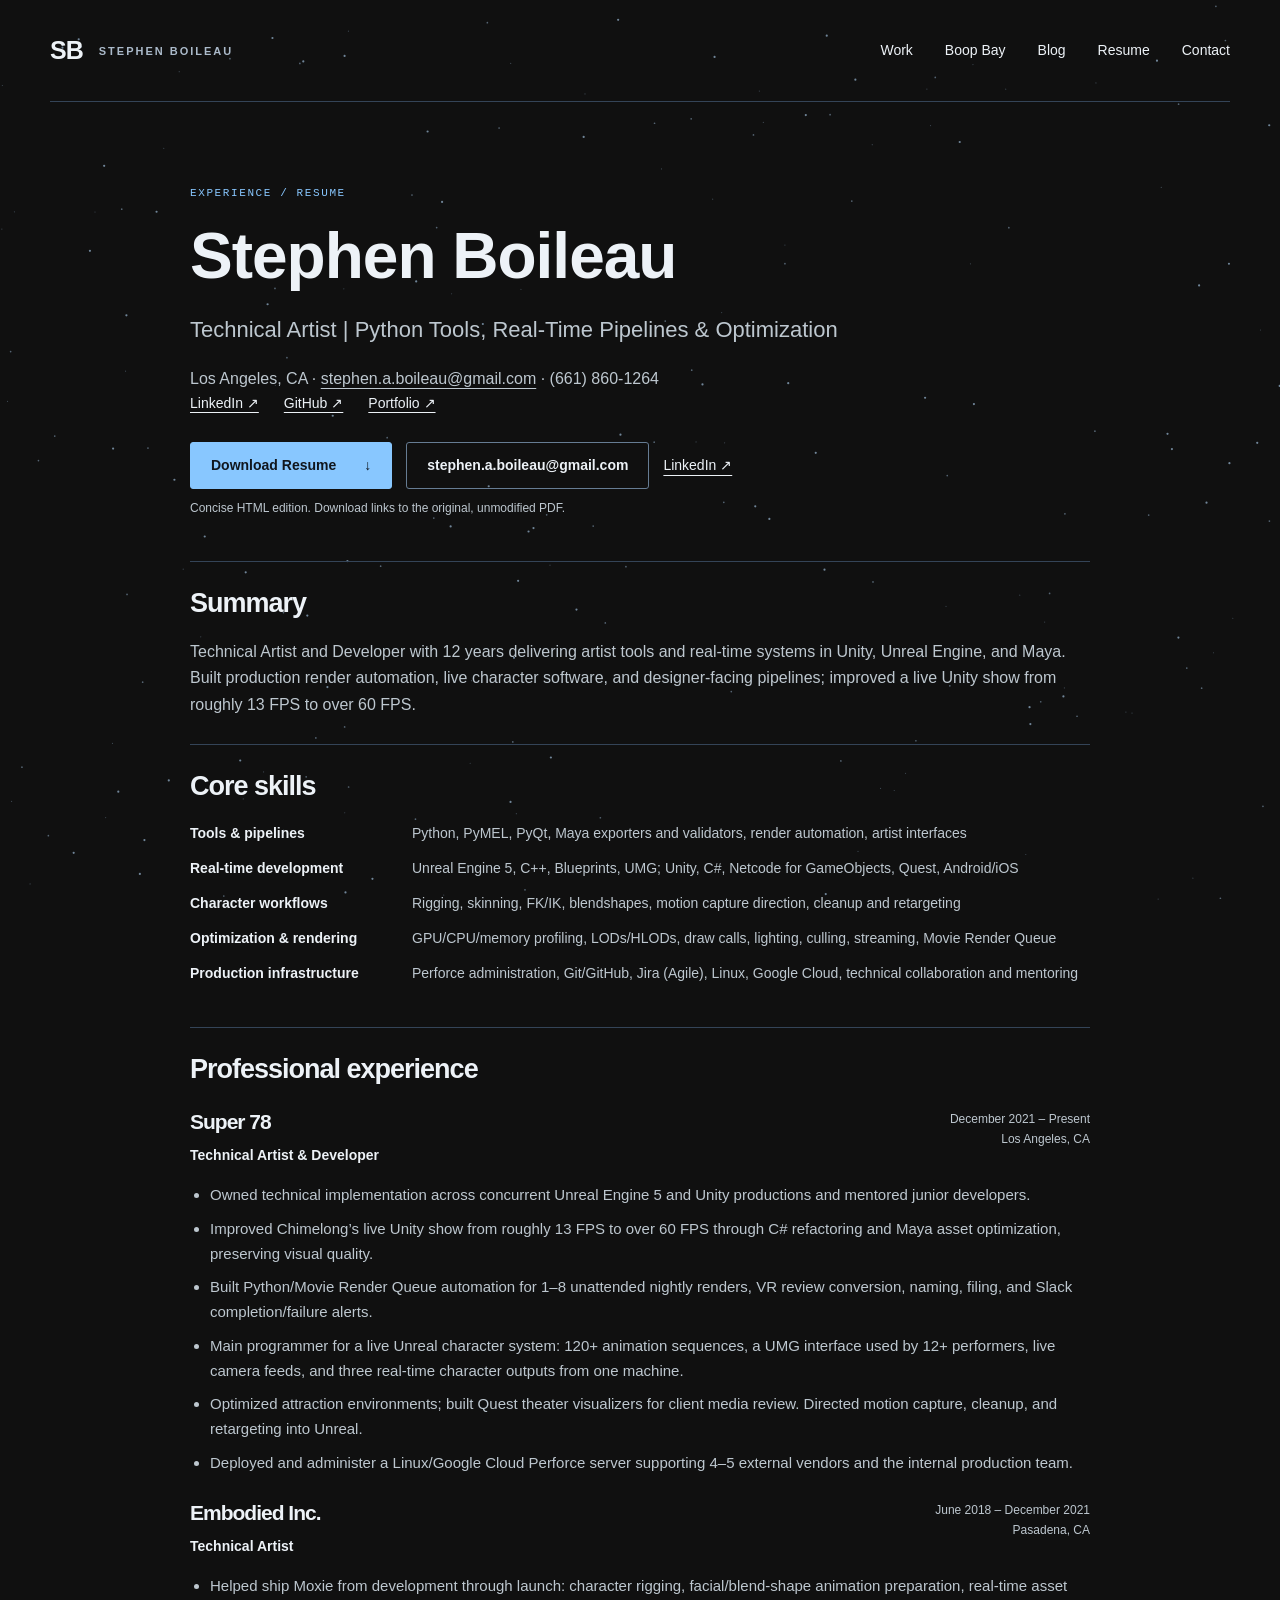
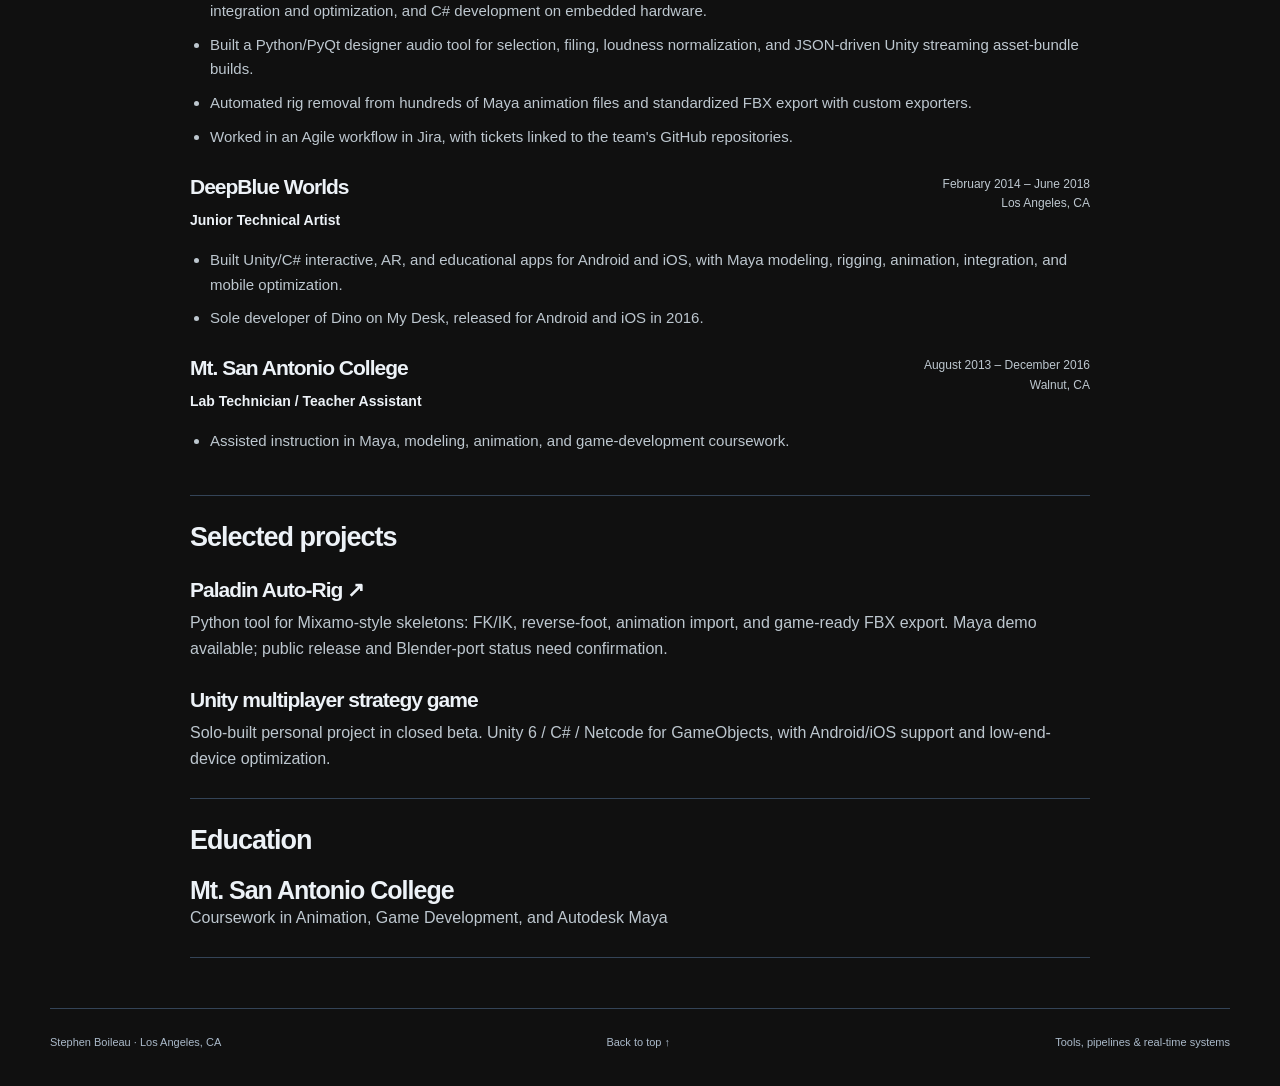
<file: resume.html>
<!doctype html><html lang="en"><head><meta charset="utf-8"><meta name="viewport" content="width=device-width,initial-scale=1"><title>Resume | Stephen Boileau</title><meta name="description" content="Stephen Boileau’s experience in technical art, tools, real-time pipelines, and optimization."><meta property="og:title" content="Resume | Stephen Boileau"><meta property="og:description" content="Stephen Boileau’s experience in technical art, tools, real-time pipelines, and optimization."><meta property="og:image" content="https://stephenboileau.github.io/assets/skBs36oo6BI.jpg"><meta name="color-scheme" content="dark"><link rel="icon" href="favicon.ico" sizes="16x16 32x32 48x48"><link rel="icon" type="image/png" href="icon-192.png" sizes="192x192"><link rel="apple-touch-icon" href="apple-touch-icon.png"><link rel="stylesheet" href="styles.css"><script src="app.js" defer></script></head><body><a class="skip" href="#main">Skip to content</a><header class="site-header"><a class="brand" href="index.html" aria-label="Stephen Boileau home">SB<span>STEPHEN BOILEAU</span></a><nav aria-label="Main navigation"><a href="index.html#work">Work</a><a href="boopbay/">Boop Bay</a><a href="blog.html">Blog</a><a href="resume.html">Resume</a><a href="index.html#contact">Contact</a></nav></header><main id="main" class="resume-main"><section class="resume-heading"><span class="eyebrow">EXPERIENCE / RESUME</span><h1>Stephen Boileau</h1><p class="case-lead">Technical Artist | Python Tools, Real-Time Pipelines &amp; Optimization</p><p>Los Angeles, CA · <a href="mailto:stephen.a.boileau@gmail.com">stephen.a.boileau@gmail.com</a> · (661) 860-1264</p><div class="resume-links"><a href="https://www.linkedin.com/in/stephen-boileau-a63ba750">LinkedIn ↗</a><a href="https://github.com/stephenboileau">GitHub ↗</a><a href="https://stephenboileau.github.io/">Portfolio ↗</a></div><div class="actions"><a class="button primary" href="StephenBoileau_Resume.pdf" download>Download Resume <span aria-hidden="true">↓</span></a><a class="button email-address" href="mailto:stephen.a.boileau@gmail.com">stephen.a.boileau@gmail.com</a><a class="text-link" href="https://www.linkedin.com/in/stephen-boileau-a63ba750" target="_blank" rel="noopener">LinkedIn ↗</a></div><p class="status">Concise HTML edition. Download links to the original, unmodified PDF.</p></section><section><h2>Summary</h2><p>Technical Artist and Developer with 12 years delivering artist tools and real-time systems in Unity, Unreal Engine, and Maya. Built production render automation, live character software, and designer-facing pipelines; improved a live Unity show from roughly 13 FPS to over 60 FPS.</p></section><section><h2>Core skills</h2><dl class="skills"><dt>Tools &amp; pipelines</dt><dd>Python, PyMEL, PyQt, Maya exporters and validators, render automation, artist interfaces</dd><dt>Real-time development</dt><dd>Unreal Engine 5, C++, Blueprints, UMG; Unity, C#, Netcode for GameObjects, Quest, Android/iOS</dd><dt>Character workflows</dt><dd>Rigging, skinning, FK/IK, blendshapes, motion capture direction, cleanup and retargeting</dd><dt>Optimization &amp; rendering</dt><dd>GPU/CPU/memory profiling, LODs/HLODs, draw calls, lighting, culling, streaming, Movie Render Queue</dd><dt>Production infrastructure</dt><dd>Perforce administration, Git/GitHub, Jira (Agile), Linux, Google Cloud, technical collaboration and mentoring</dd></dl></section><section><h2>Professional experience</h2><article class="job"><div class="job-header"><div><h3>Super 78</h3><strong>Technical Artist & Developer</strong></div><p>December 2021 – Present<br>Los Angeles, CA</p></div><ul><li>Owned technical implementation across concurrent Unreal Engine 5 and Unity productions and mentored junior developers.</li><li>Improved Chimelong’s live Unity show from roughly 13 FPS to over 60 FPS through C# refactoring and Maya asset optimization, preserving visual quality.</li><li>Built Python/Movie Render Queue automation for 1–8 unattended nightly renders, VR review conversion, naming, filing, and Slack completion/failure alerts.</li><li>Main programmer for a live Unreal character system: 120+ animation sequences, a UMG interface used by 12+ performers, live camera feeds, and three real-time character outputs from one machine.</li><li>Optimized attraction environments; built Quest theater visualizers for client media review. Directed motion capture, cleanup, and retargeting into Unreal.</li><li>Deployed and administer a Linux/Google Cloud Perforce server supporting 4–5 external vendors and the internal production team.</li></ul></article><article class="job"><div class="job-header"><div><h3>Embodied Inc.</h3><strong>Technical Artist</strong></div><p>June 2018 – December 2021<br>Pasadena, CA</p></div><ul><li>Helped ship Moxie from development through launch: character rigging, facial/blend-shape animation preparation, real-time asset integration and optimization, and C# development on embedded hardware.</li><li>Built a Python/PyQt designer audio tool for selection, filing, loudness normalization, and JSON-driven Unity streaming asset-bundle builds.</li><li>Automated rig removal from hundreds of Maya animation files and standardized FBX export with custom exporters.</li><li>Worked in an Agile workflow in Jira, with tickets linked to the team's GitHub repositories.</li></ul></article><article class="job"><div class="job-header"><div><h3>DeepBlue Worlds</h3><strong>Junior Technical Artist</strong></div><p>February 2014 – June 2018<br>Los Angeles, CA</p></div><ul><li>Built Unity/C# interactive, AR, and educational apps for Android and iOS, with Maya modeling, rigging, animation, integration, and mobile optimization.</li><li>Sole developer of Dino on My Desk, released for Android and iOS in 2016.</li></ul></article><article class="job"><div class="job-header"><div><h3>Mt. San Antonio College</h3><strong>Lab Technician / Teacher Assistant</strong></div><p>August 2013 – December 2016<br>Walnut, CA</p></div><ul><li>Assisted instruction in Maya, modeling, animation, and game-development coursework.</li></ul></article></section><section><h2>Selected projects</h2><article class="job"><h3><a href="paladin.html">Paladin Auto-Rig ↗</a></h3><p>Python tool for Mixamo-style skeletons: FK/IK, reverse-foot, animation import, and game-ready FBX export. Maya demo available; public release and Blender-port status need confirmation.</p></article><article class="job"><h3>Unity multiplayer strategy game</h3><p>Solo-built personal project in closed beta. Unity 6 / C# / Netcode for GameObjects, with Android/iOS support and low-end-device optimization.</p></article></section><section><h2>Education</h2><h3>Mt. San Antonio College</h3><p>Coursework in Animation, Game Development, and Autodesk Maya</p></section></main><footer><span>Stephen Boileau · Los Angeles, CA</span><a href="index.html#main">Back to top ↑</a><span>Tools, pipelines &amp; real-time systems</span></footer></body></html>
</file>
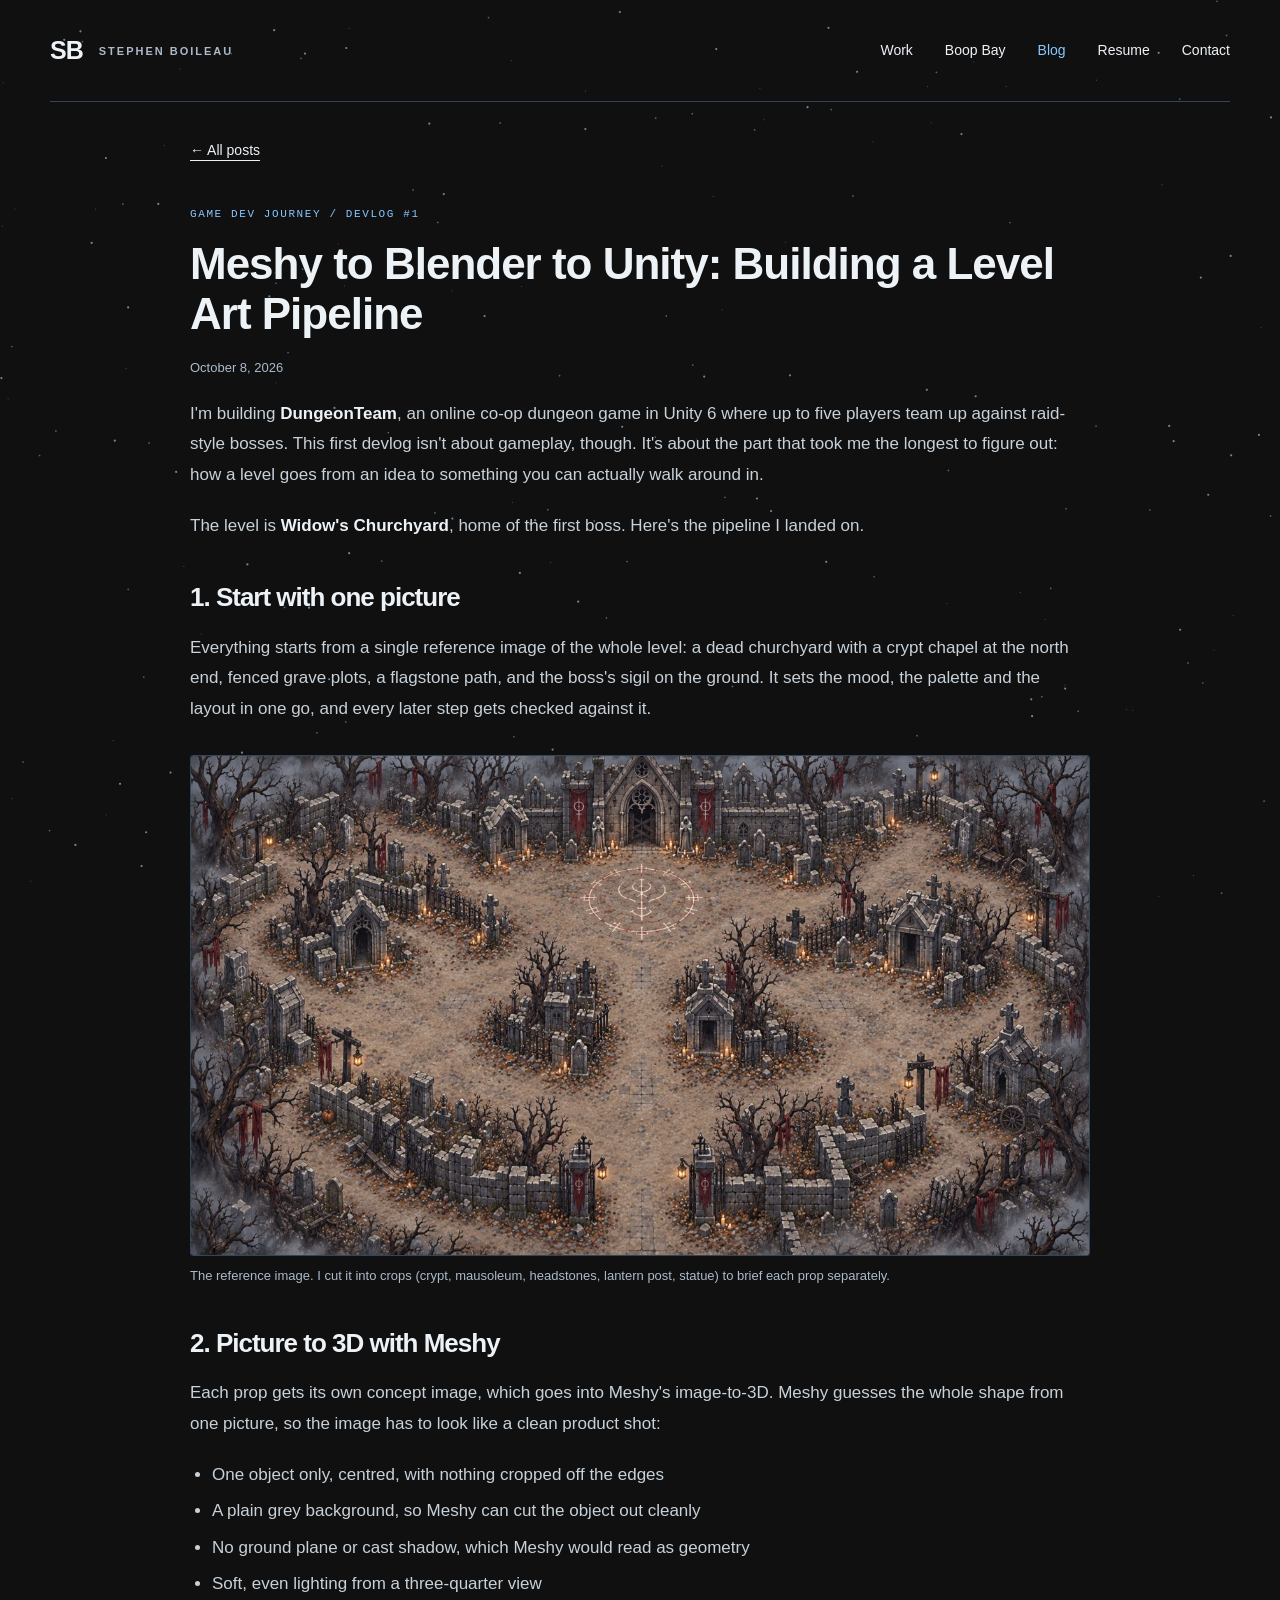
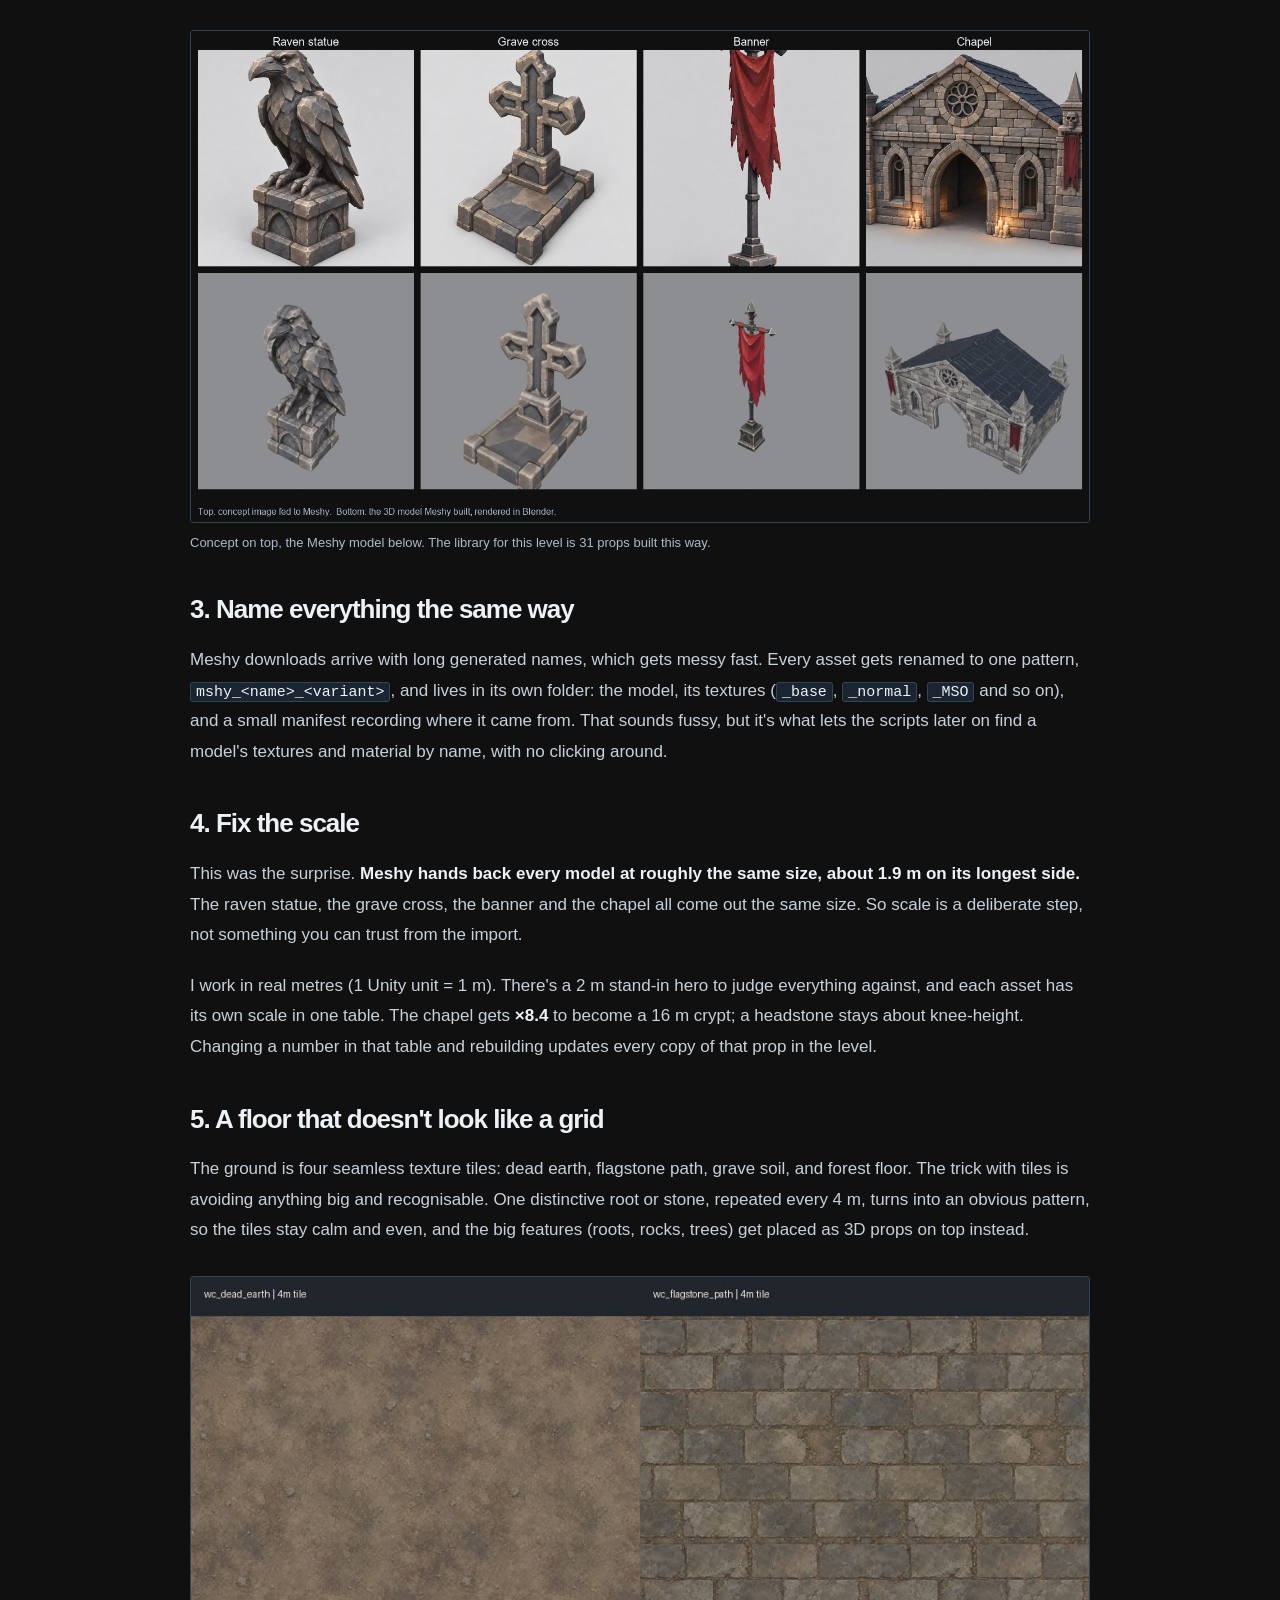
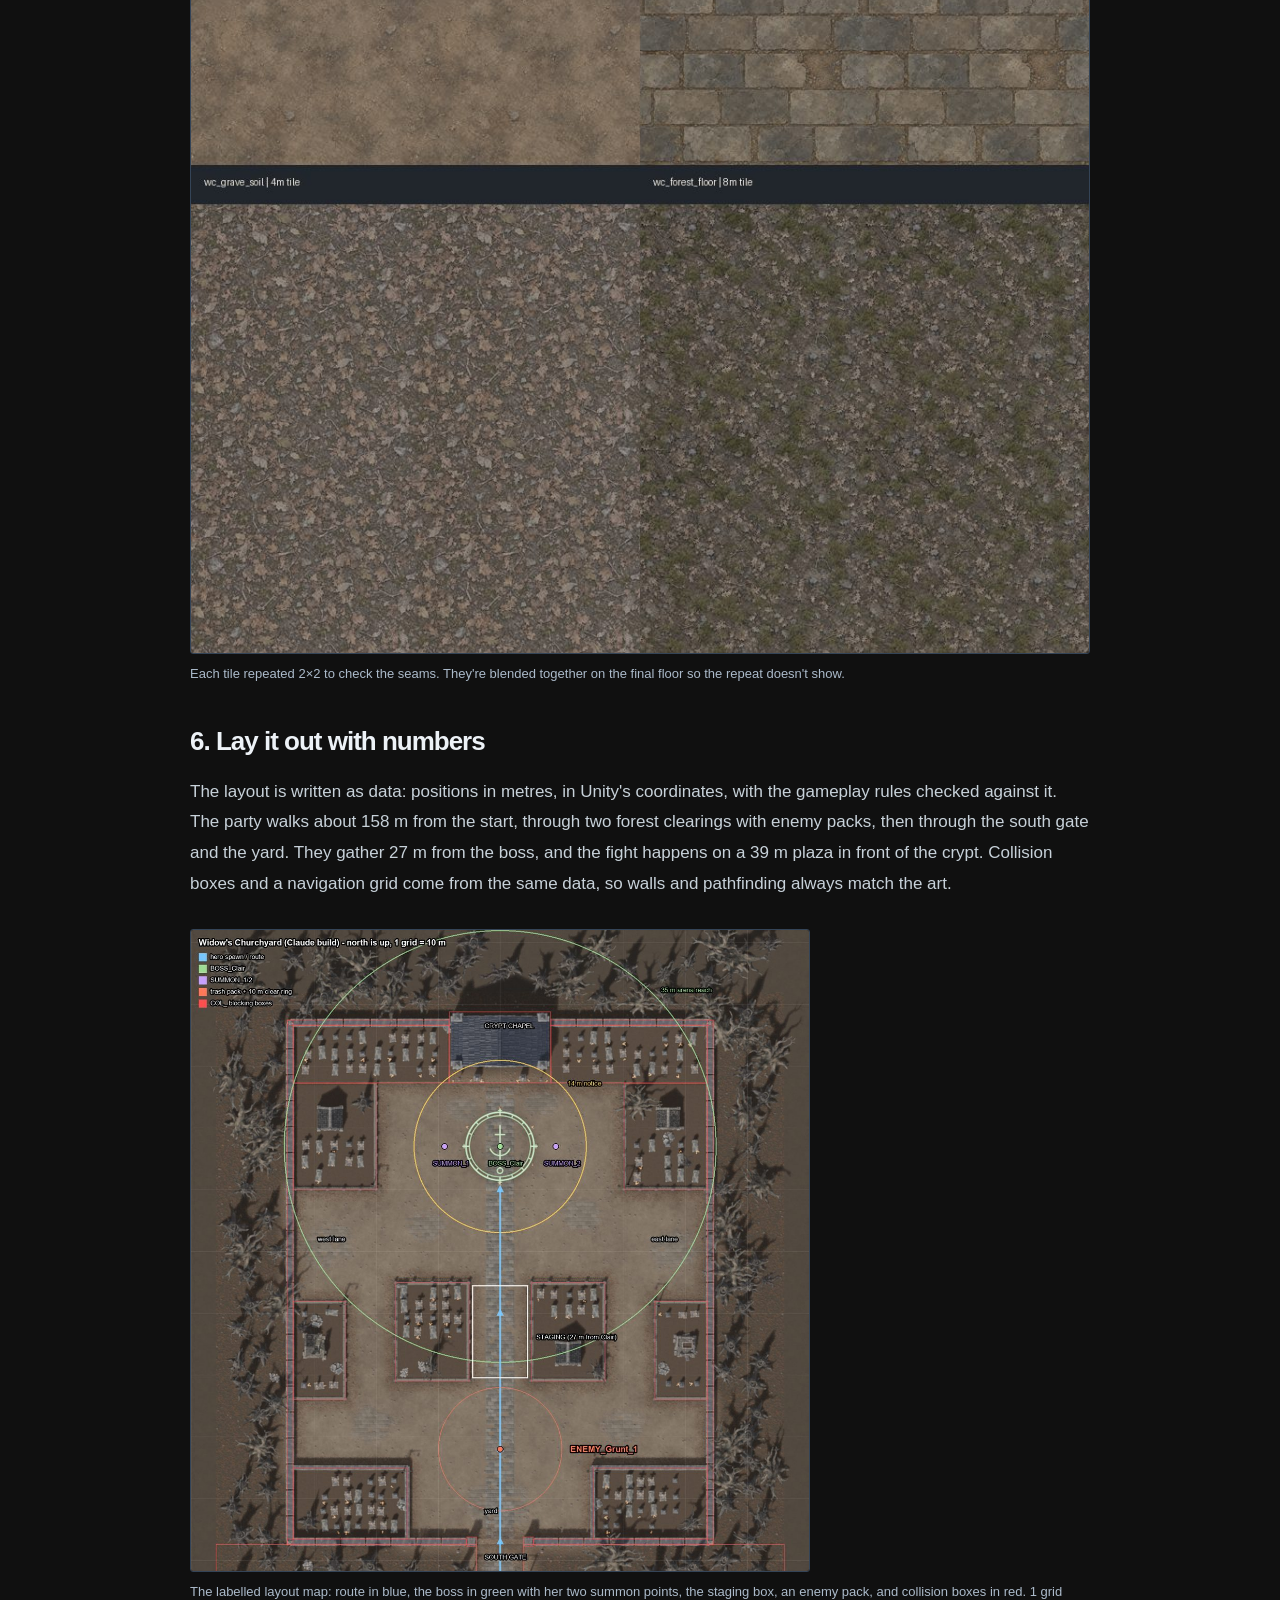
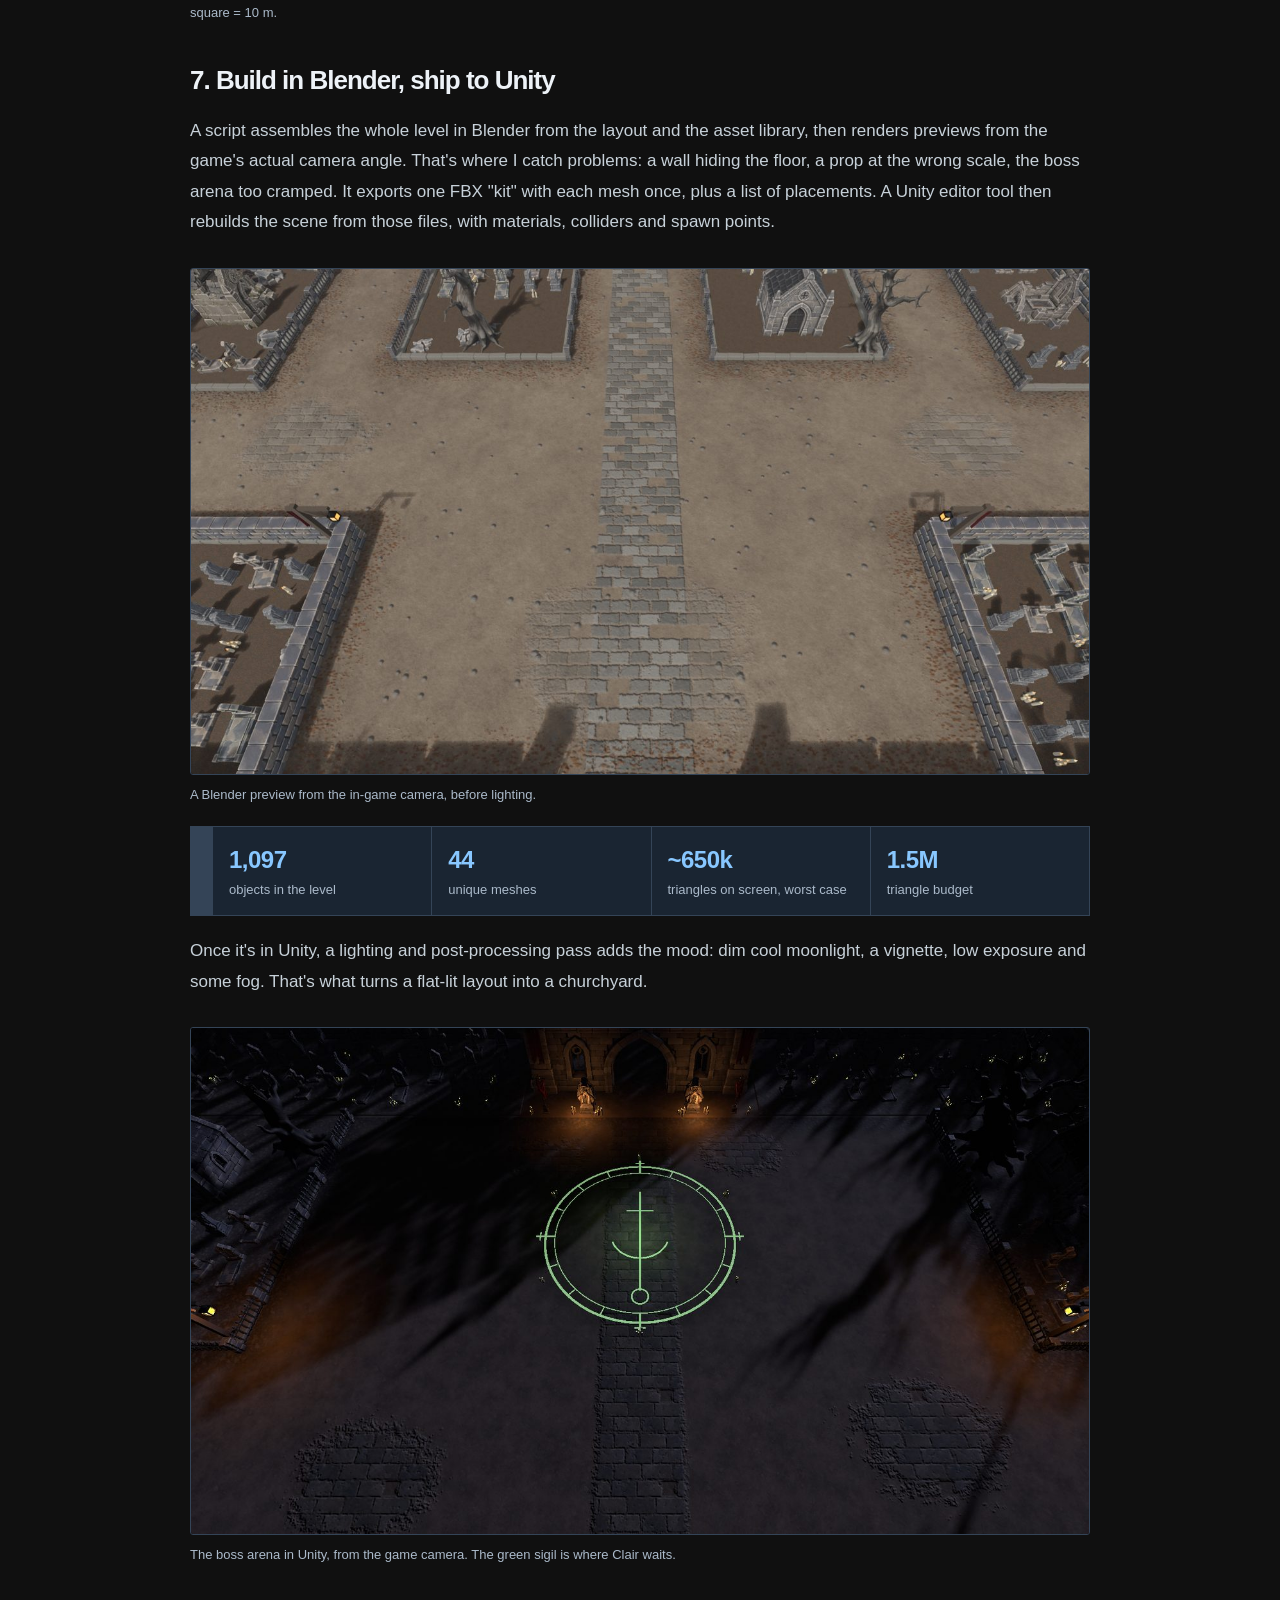
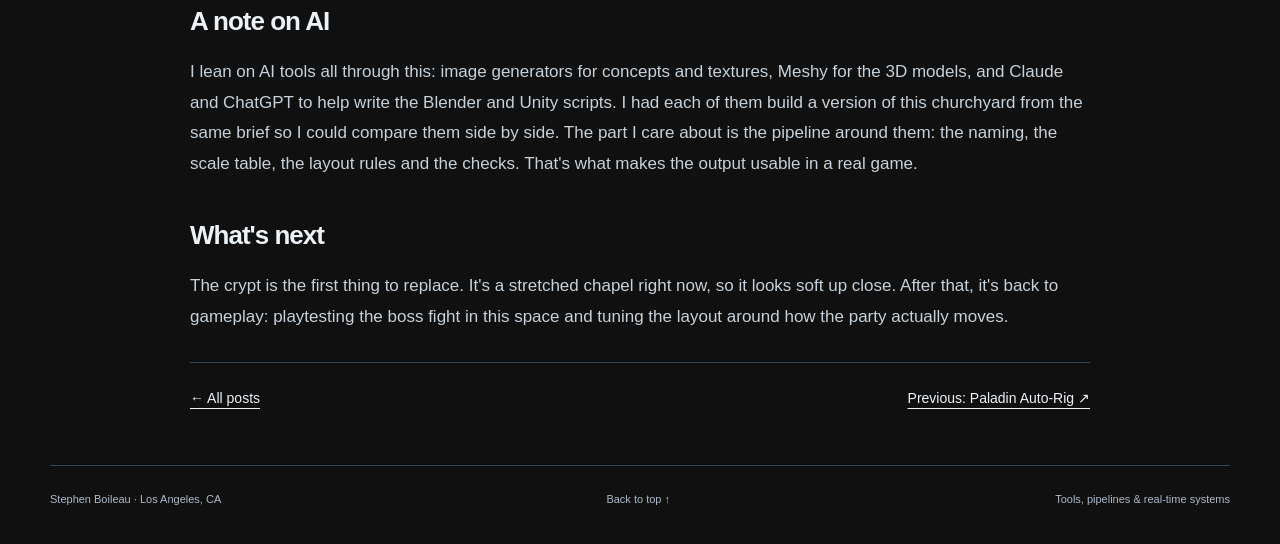
<file: blog/devlog-01-art-pipeline.html>
<!doctype html>
<html lang="en">
<head>
<meta charset="utf-8">
<meta name="viewport" content="width=device-width,initial-scale=1">
<title>Devlog #1: Meshy to Blender to Unity | Stephen Boileau</title>
<meta name="description" content="How a level for my co-op dungeon game goes from one reference image to a playable Unity scene: Meshy models, a naming convention, real-world scale, seamless floors, and a layout built from code.">
<meta property="og:title" content="Devlog #1: Meshy to Blender to Unity | Stephen Boileau">
<meta property="og:description" content="How a level for my co-op dungeon game goes from one reference image to a playable Unity scene.">
<meta property="og:image" content="https://stephenboileau.github.io/assets/blog/devlog-01-unity.jpg">
<meta name="color-scheme" content="dark">
<link rel="icon" href="../favicon.ico" sizes="16x16 32x32 48x48"><link rel="icon" type="image/png" href="../icon-192.png" sizes="192x192"><link rel="apple-touch-icon" href="../apple-touch-icon.png">
<link rel="stylesheet" href="../styles.css">
<script src="../app.js" defer></script>
</head>
<body>
<a class="skip" href="#main">Skip to content</a>
<header class="site-header">
  <a class="brand" href="../index.html" aria-label="Stephen Boileau home">SB<span>STEPHEN BOILEAU</span></a>
  <nav aria-label="Main navigation">
    <a href="../index.html#work">Work</a>
    <a href="../boopbay/">Boop Bay</a>
    <a href="../blog.html" aria-current="page">Blog</a>
    <a href="../resume.html">Resume</a>
    <a href="../index.html#contact">Contact</a>
  </nav>
</header>

<main id="main" class="case-main">
  <a class="text-link" href="../blog.html">&larr; All posts</a>

  <article>
    <header class="post-header">
      <span class="eyebrow">GAME DEV JOURNEY / DEVLOG #1</span>
      <h1>Meshy to Blender to Unity: Building a Level Art Pipeline</h1>
      <p class="post-meta"><time datetime="2026-10-08">October 8, 2026</time></p>
    </header>

    <div class="post-body">
      <p>
        I'm building <strong>DungeonTeam</strong>, an online co-op dungeon game in Unity 6 where up to
        five players team up against raid-style bosses. This first devlog isn't about gameplay, though.
        It's about the part that took me the longest to figure out: how a level goes from an idea to
        something you can actually walk around in.
      </p>
      <p>
        The level is <strong>Widow's Churchyard</strong>, home of the first boss. Here's the pipeline
        I landed on.
      </p>

      <h2>1. Start with one picture</h2>
      <p>
        Everything starts from a single reference image of the whole level: a dead churchyard with a
        crypt chapel at the north end, fenced grave plots, a flagstone path, and the boss's sigil on
        the ground. It sets the mood, the palette and the layout in one go, and every later step gets
        checked against it.
      </p>
      <figure>
        <img src="../assets/blog/devlog-01-reference.jpg" alt="Top-down painted reference of a dark churchyard: crypt chapel at the top, a glowing sigil in front of it, fenced grave plots, dead trees and lanterns" loading="lazy" width="1284" height="714">
        <figcaption>The reference image. I cut it into crops (crypt, mausoleum, headstones, lantern post, statue) to brief each prop separately.</figcaption>
      </figure>

      <h2>2. Picture to 3D with Meshy</h2>
      <p>
        Each prop gets its own concept image, which goes into Meshy's image-to-3D. Meshy guesses the
        whole shape from one picture, so the image has to look like a clean product shot:
      </p>
      <ul>
        <li>One object only, centred, with nothing cropped off the edges</li>
        <li>A plain grey background, so Meshy can cut the object out cleanly</li>
        <li>No ground plane or cast shadow, which Meshy would read as geometry</li>
        <li>Soft, even lighting from a three-quarter view</li>
      </ul>
      <figure>
        <img src="../assets/blog/devlog-01-concept-to-model.jpg" alt="Four concept images on the top row (raven statue, grave cross, banner, chapel) and the 3D models Meshy generated from them on the bottom row" loading="lazy" width="1596" height="872">
        <figcaption>Concept on top, the Meshy model below. The library for this level is 31 props built this way.</figcaption>
      </figure>

      <h2>3. Name everything the same way</h2>
      <p>
        Meshy downloads arrive with long generated names, which gets messy fast. Every asset gets
        renamed to one pattern, <code>mshy_&lt;name&gt;_&lt;variant&gt;</code>, and lives in its own folder:
        the model, its textures (<code>_base</code>, <code>_normal</code>, <code>_MSO</code> and so on), and a
        small manifest recording where it came from. That sounds fussy, but it's what lets the
        scripts later on find a model's textures and material by name, with no clicking around.
      </p>

      <h2>4. Fix the scale</h2>
      <p>
        This was the surprise. <strong>Meshy hands back every model at roughly the same size,
        about 1.9&nbsp;m on its longest side.</strong> The raven statue, the grave cross, the banner
        and the chapel all come out the same size. So scale is a deliberate step, not something you
        can trust from the import.
      </p>
      <p>
        I work in real metres (1 Unity unit = 1 m). There's a 2&nbsp;m stand-in hero to judge
        everything against, and each asset has its own scale in one table. The chapel gets
        <strong>&times;8.4</strong> to become a 16&nbsp;m crypt; a headstone stays about knee-height.
        Changing a number in that table and rebuilding updates every copy of that prop in the level.
      </p>

      <h2>5. A floor that doesn't look like a grid</h2>
      <p>
        The ground is four seamless texture tiles: dead earth, flagstone path, grave soil, and forest
        floor. The trick with tiles is avoiding anything big and recognisable. One distinctive root
        or stone, repeated every 4&nbsp;m, turns into an obvious pattern, so the tiles stay calm and
        even, and the big features (roots, rocks, trees) get placed as 3D props on top instead.
      </p>
      <figure>
        <img src="../assets/blog/devlog-01-floor-tiles.jpg" alt="Four seamless ground textures repeated two by two: dead earth, flagstone path, grave soil and forest floor" loading="lazy" width="960" height="1044">
        <figcaption>Each tile repeated 2&times;2 to check the seams. They're blended together on the final floor so the repeat doesn't show.</figcaption>
      </figure>

      <h2>6. Lay it out with numbers</h2>
      <p>
        The layout is written as data: positions in metres, in Unity's coordinates, with the gameplay
        rules checked against it. The party walks about 158&nbsp;m from the start, through two forest
        clearings with enemy packs, then through the south gate and the yard. They gather 27&nbsp;m
        from the boss, and the fight happens on a 39&nbsp;m plaza in front of the crypt. Collision
        boxes and a navigation grid come from the same data, so walls and pathfinding always match
        the art.
      </p>
      <figure class="tall">
        <img src="../assets/blog/devlog-01-layout.jpg" alt="Labelled top-down map of the churchyard showing the route, the boss and her summon points, the staging area, an enemy pack and collision boxes" loading="lazy" width="1200" height="1245">
        <figcaption>The labelled layout map: route in blue, the boss in green with her two summon points, the staging box, an enemy pack, and collision boxes in red. 1 grid square = 10&nbsp;m.</figcaption>
      </figure>

      <h2>7. Build in Blender, ship to Unity</h2>
      <p>
        A script assembles the whole level in Blender from the layout and the asset library, then
        renders previews from the game's actual camera angle. That's where I catch problems: a wall
        hiding the floor, a prop at the wrong scale, the boss arena too cramped. It exports one FBX
        "kit" with each mesh once, plus a list of placements. A Unity editor tool then rebuilds the
        scene from those files, with materials, colliders and spawn points.
      </p>
      <figure>
        <img src="../assets/blog/devlog-01-blender-preview.jpg" alt="Blender render from the game camera of the churchyard yard: flagstone path between fenced grave plots" loading="lazy" width="1400" height="788">
        <figcaption>A Blender preview from the in-game camera, before lighting.</figcaption>
      </figure>
      <ul class="post-stats">
        <li><b>1,097</b>objects in the level</li>
        <li><b>44</b>unique meshes</li>
        <li><b>~650k</b>triangles on screen, worst case</li>
        <li><b>1.5M</b>triangle budget</li>
      </ul>
      <p>
        Once it's in Unity, a lighting and post-processing pass adds the mood: dim cool moonlight,
        a vignette, low exposure and some fog. That's what turns a flat-lit layout into a churchyard.
      </p>
      <figure>
        <img src="../assets/blog/devlog-01-unity.jpg" alt="The churchyard in Unity at night: the boss's green sigil glowing in front of the crypt chapel, lit by candles and lanterns" loading="lazy" width="1400" height="788">
        <figcaption>The boss arena in Unity, from the game camera. The green sigil is where Clair waits.</figcaption>
      </figure>

      <h2>A note on AI</h2>
      <p>
        I lean on AI tools all through this: image generators for concepts and textures, Meshy for the
        3D models, and Claude and ChatGPT to help write the Blender and Unity scripts. I had each of
        them build a version of this churchyard from the same brief so I could compare them side by
        side. The part I care about is the pipeline around them: the naming, the scale table, the
        layout rules and the checks. That's what makes the output usable in a real game.
      </p>

      <h2>What's next</h2>
      <p>
        The crypt is the first thing to replace. It's a stretched chapel right now, so it looks soft
        up close. After that, it's back to gameplay: playtesting the boss fight in this space and
        tuning the layout around how the party actually moves.
      </p>
    </div>
  </article>

  <nav class="post-footer" aria-label="Post navigation">
    <a class="text-link" href="../blog.html">&larr; All posts</a>
    <a class="text-link" href="paladin-auto-rig.html">Previous: Paladin Auto-Rig ↗</a>
  </nav>
</main>

<footer>
  <span>Stephen Boileau · Los Angeles, CA</span>
  <a href="#main">Back to top ↑</a>
  <span>Tools, pipelines &amp; real-time systems</span>
</footer>
</body>
</html>
</file>
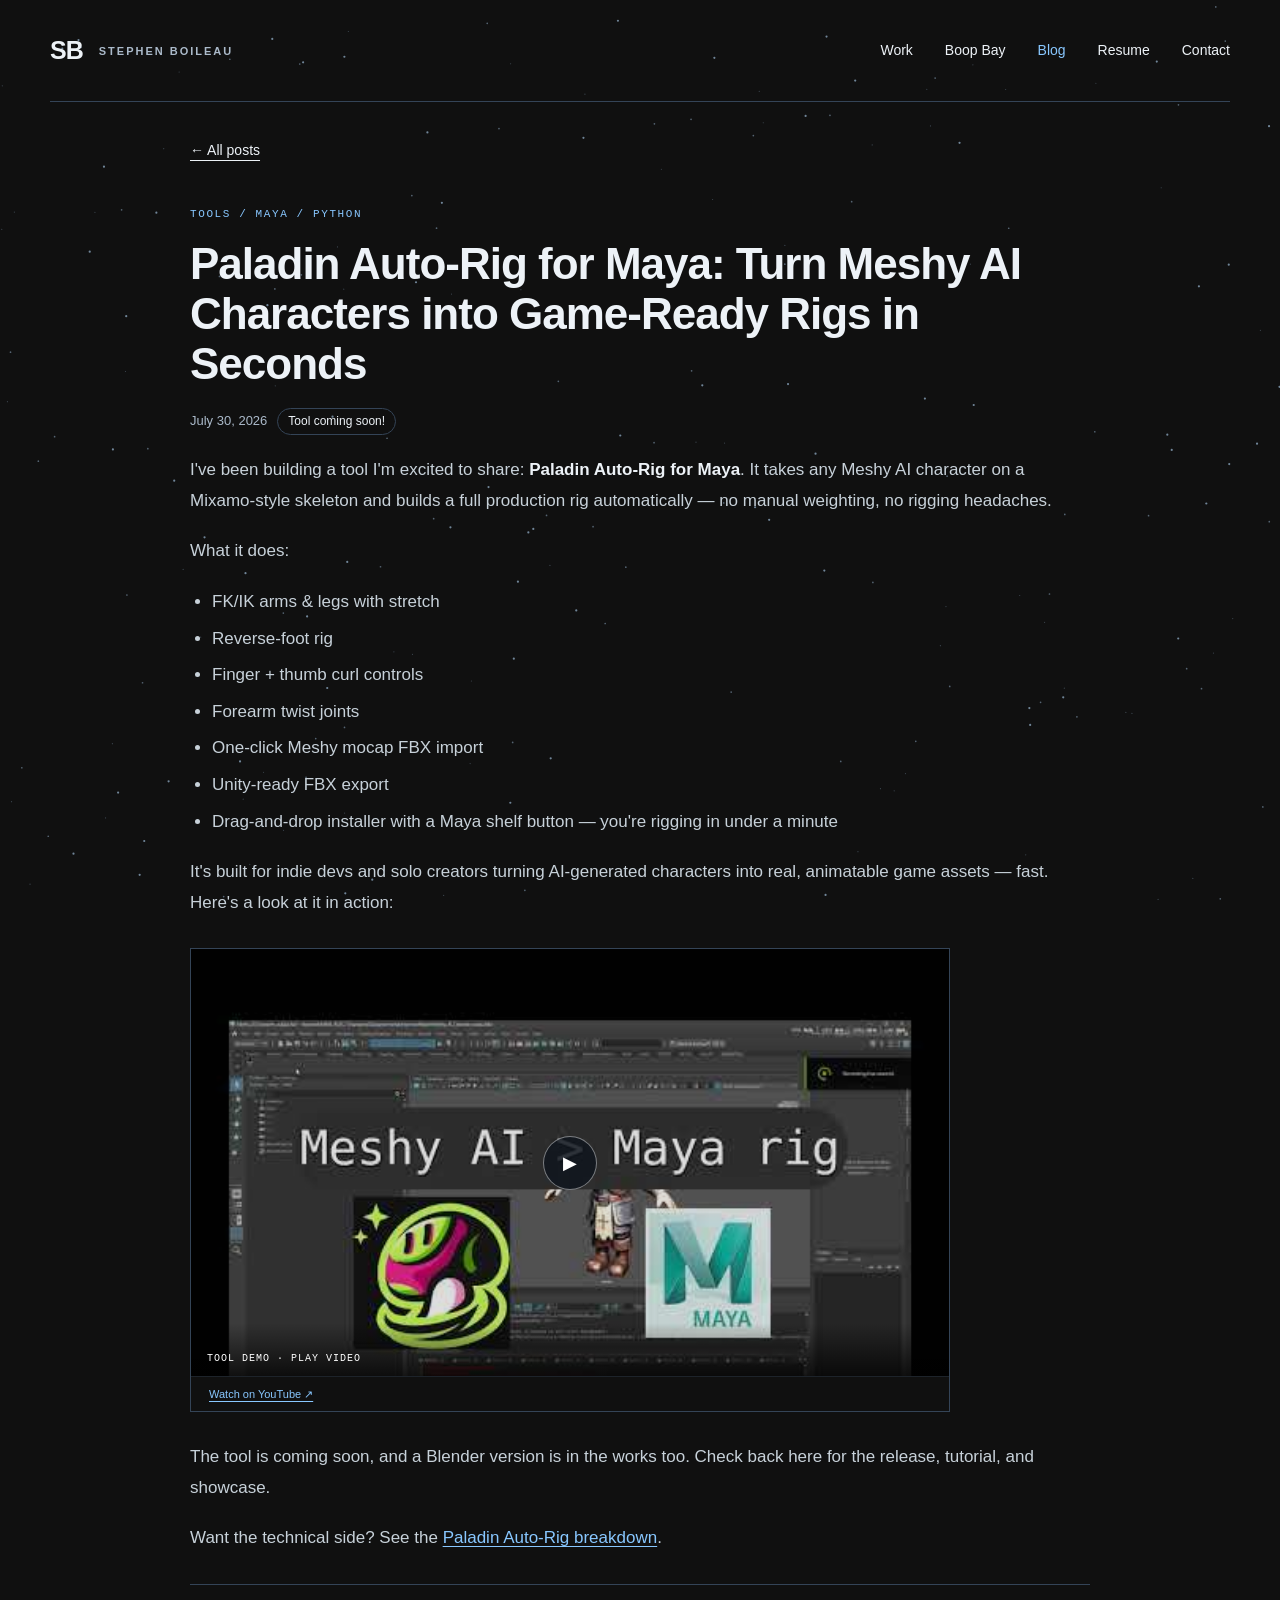
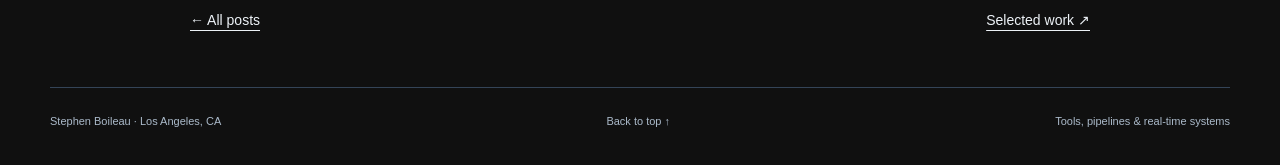
<file: blog/paladin-auto-rig.html>
<!doctype html>
<html lang="en">
<head>
<meta charset="utf-8">
<meta name="viewport" content="width=device-width,initial-scale=1">
<title>Paladin Auto-Rig for Maya | Stephen Boileau</title>
<meta name="description" content="Paladin Auto-Rig for Maya takes a Meshy AI character on a Mixamo-style skeleton and builds a full production rig automatically.">
<meta property="og:title" content="Paladin Auto-Rig for Maya | Stephen Boileau">
<meta property="og:description" content="Paladin Auto-Rig for Maya takes a Meshy AI character on a Mixamo-style skeleton and builds a full production rig automatically.">
<meta property="og:image" content="https://stephenboileau.github.io/assets/skBs36oo6BI.jpg">
<meta name="color-scheme" content="dark">
<link rel="icon" href="../favicon.ico" sizes="16x16 32x32 48x48"><link rel="icon" type="image/png" href="../icon-192.png" sizes="192x192"><link rel="apple-touch-icon" href="../apple-touch-icon.png">
<link rel="stylesheet" href="../styles.css">
<script src="../app.js" defer></script>
</head>
<body>
<a class="skip" href="#main">Skip to content</a>
<header class="site-header">
  <a class="brand" href="../index.html" aria-label="Stephen Boileau home">SB<span>STEPHEN BOILEAU</span></a>
  <nav aria-label="Main navigation">
    <a href="../index.html#work">Work</a>
    <a href="../boopbay/">Boop Bay</a>
    <a href="../blog.html" aria-current="page">Blog</a>
    <a href="../resume.html">Resume</a>
    <a href="../index.html#contact">Contact</a>
  </nav>
</header>

<main id="main" class="case-main">
  <a class="text-link" href="../blog.html">&larr; All posts</a>

  <article>
    <header class="post-header">
      <span class="eyebrow">TOOLS / MAYA / PYTHON</span>
      <h1>Paladin Auto-Rig for Maya: Turn Meshy AI Characters into Game-Ready Rigs in Seconds</h1>
      <p class="post-meta"><time datetime="2026-07-30">July 30, 2026</time><span class="post-badge">Tool coming soon!</span></p>
    </header>

    <div class="post-body">
      <p>
        I've been building a tool I'm excited to share: <strong>Paladin Auto-Rig for Maya</strong>.
        It takes any Meshy AI character on a Mixamo-style skeleton and builds a full production rig
        automatically &mdash; no manual weighting, no rigging headaches.
      </p>

      <p>What it does:</p>
      <ul>
        <li>FK/IK arms &amp; legs with stretch</li>
        <li>Reverse-foot rig</li>
        <li>Finger + thumb curl controls</li>
        <li>Forearm twist joints</li>
        <li>One-click Meshy mocap FBX import</li>
        <li>Unity-ready FBX export</li>
        <li>Drag-and-drop installer with a Maya shelf button &mdash; you're rigging in under a minute</li>
      </ul>

      <p>
        It's built for indie devs and solo creators turning AI-generated characters into real,
        animatable game assets &mdash; fast. Here's a look at it in action:
      </p>

      <div class="case-media">
        <div class="media">
          <button class="video-trigger" data-video="skBs36oo6BI" data-title="Paladin Auto-Rig for Maya" aria-label="Play Paladin Auto-Rig for Maya video (loads YouTube)">
            <img src="../assets/skBs36oo6BI.jpg" alt="Video poster for Paladin Auto-Rig for Maya" loading="lazy" width="480" height="360">
            <span class="play" aria-hidden="true">▶</span>
            <span class="video-label">TOOL DEMO · PLAY VIDEO</span>
          </button>
        </div>
        <a class="media-fallback" href="https://www.youtube.com/watch?v=skBs36oo6BI">Watch on YouTube ↗</a>
      </div>

      <p>
        The tool is coming soon, and a Blender version is in the works too. Check back here for the
        release, tutorial, and showcase.
      </p>

      <p>
        Want the technical side? See the <a href="../paladin.html">Paladin Auto-Rig breakdown</a>.
      </p>
    </div>
  </article>

  <nav class="post-footer" aria-label="Post navigation">
    <a class="text-link" href="../blog.html">&larr; All posts</a>
    <a class="text-link" href="../index.html#work">Selected work ↗</a>
  </nav>
</main>

<footer>
  <span>Stephen Boileau · Los Angeles, CA</span>
  <a href="#main">Back to top ↑</a>
  <span>Tools, pipelines &amp; real-time systems</span>
</footer>
</body>
</html>
</file>
<file: styles.css>
:root{--bg:#101010;--surface:#1A2532;--text:#EDF2F7;--muted:#ABBACA;--accent:#88C7FF;--line:#344457;--max:1180px}*{box-sizing:border-box}html{scroll-behavior:smooth;scroll-padding-top:30px}body{margin:0;background:var(--bg);color:var(--text);font-family:Arial,Helvetica,sans-serif;font-size:16px;line-height:1.65}body:before{content:"";position:absolute;z-index:-1;inset:0 0 auto;height:720px;background-image:radial-gradient(circle at 18% 25%,#8496a050 1px,transparent 1.5px),radial-gradient(circle at 70% 40%,#8496a035 1px,transparent 1.5px);background-size:157px 173px,239px 211px;mask-image:linear-gradient(#000,transparent)}a{color:inherit;text-decoration:none}a:hover{color:var(--accent)}a:focus-visible,button:focus-visible{outline:3px solid var(--accent);outline-offset:5px}.skip{position:absolute;top:-100px;left:20px;background:var(--accent);color:var(--bg);padding:12px;z-index:20}.skip:focus{top:12px}.site-header,main,footer{max-width:var(--max);margin:auto}.site-header{display:flex;align-items:center;justify-content:space-between;padding:30px 0;border-bottom:1px solid var(--line)}.brand{display:flex;align-items:center;gap:16px;font-weight:800;font-size:25px;letter-spacing:-1px}.brand>span{font-size:11px;letter-spacing:2px;font-weight:600;color:var(--muted)}nav{display:flex;gap:32px;font-size:14px}.eyebrow{font-family:Consolas,'Courier New',monospace;font-size:11px;letter-spacing:1.6px;color:var(--accent);line-height:1.6}h1,h2,h3,p{margin:0}h1,h2,h3{line-height:1.14;letter-spacing:-1px}h1{font-size:clamp(42px,5vw,68px);font-weight:700}h2{font-size:36px}h3{font-size:25px}.hero{padding:64px 0 42px;max-width:1000px}.hero h1{margin:16px 0 19px}.hero h2{font-size:clamp(22px,2.5vw,31px);line-height:1.35;font-weight:500;letter-spacing:-.5px}.headline-divider{color:var(--accent)}.intro{max-width:760px;margin-top:24px;color:var(--muted);font-size:18px;line-height:1.65}.actions{display:flex;align-items:center;gap:14px;flex-wrap:wrap;margin:27px 0 20px}.button{display:inline-flex;align-items:center;justify-content:center;gap:28px;border:1px solid #667C93;border-radius:3px;padding:11px 20px;font-size:14px;font-weight:600}.button.primary{background:var(--accent);border-color:var(--accent);color:#10161E}.button:hover{background:#243B50;color:var(--accent)}.button.primary:hover{background:#B2DBFF;color:#10161E}.text-link{font-size:14px;text-decoration:underline;text-underline-offset:5px}.location{font-family:Consolas,monospace;color:var(--muted);font-size:12px}.location span{margin:0 12px}.outcomes{display:grid;grid-template-columns:repeat(3,1fr);border-top:1px solid var(--line);border-bottom:1px solid var(--line);background:#1A253280}.outcomes>a{padding:28px 25px}.outcomes>a+a{border-left:1px solid var(--line)}.outcomes strong{display:block;font-size:42px;letter-spacing:-1.7px;line-height:1.25;margin:13px 0 8px}.outcomes strong>span{color:var(--accent);font-weight:400}.outcomes small{font-size:15px;font-weight:400;letter-spacing:0;color:var(--muted)}.outcomes p{font-size:13px;color:var(--muted);max-width:285px}.work,.supporting{padding-top:72px}.section-heading{display:flex;align-items:end;justify-content:space-between;margin-bottom:30px;gap:20px}.section-heading h2{margin-top:11px}.section-heading>p{color:var(--muted);font-size:14px}.featured-grid{display:grid;grid-template-columns:1fr 1fr;gap:28px}.project-card{border:1px solid var(--line);background:var(--surface);border-radius:5px;overflow:hidden;display:flex;flex-direction:column}.card-visual{position:relative;background:#0a0d10}.media{aspect-ratio:16/9;position:relative;background:#080b0e}.video-trigger{border:0;padding:0;background:none;color:white;cursor:pointer;position:relative;width:100%;height:100%;display:block;overflow:hidden}.video-trigger img{width:100%;height:100%;object-fit:cover;display:block;opacity:.87}.video-trigger:hover img{opacity:1}.play{position:absolute;top:50%;left:50%;transform:translate(-50%,-50%);width:54px;height:54px;display:grid;place-items:center;border-radius:50%;background:#10161Ed9;border:1px solid #ffffff70;font-size:18px}.video-label{position:absolute;bottom:0;left:0;right:0;padding:30px 16px 12px;background:linear-gradient(transparent,#000b);text-align:left;font-family:Consolas,monospace;letter-spacing:1px;font-size:10px}.media-fallback{display:block;font-size:11px;padding:8px 18px;color:var(--muted);border-top:1px solid #34445760}.media iframe{width:100%;height:100%;border:0}.card-copy{padding:26px 28px 28px;display:flex;flex-direction:column;flex:1}.card-copy h3{margin:11px 0 10px}.role{font-size:14px;font-weight:600}.status{font-size:12px;color:var(--muted);margin:6px 0 16px}.card-copy>p:not(.role):not(.status):not(.result){color:#b9c3cc;font-size:14px;margin-bottom:12px}.result{color:var(--accent);font-size:15px;font-weight:600;padding:16px 0;border-top:1px solid var(--line);margin-top:8px;line-height:1.5}.breakdown-link{display:flex;justify-content:space-between;font-size:14px;margin-top:auto;padding-top:15px;border-top:1px solid var(--line)}.private-visual{aspect-ratio:16/9;padding:30px 32px;background:#1A2B3D;display:flex;flex-direction:column;justify-content:center;gap:12px}.private-visual>strong{font-size:27px;line-height:1.25;letter-spacing:-.7px;font-weight:500}.private-stats{display:flex;gap:25px;font-size:12px;color:#C3D1DF}.private-stats b{font-size:23px;color:var(--accent);margin-right:4px}.private-visual small{font-size:10px;color:var(--muted)}.evidence-note{font-size:12px;color:var(--muted);margin-top:21px;max-width:820px}.support-grid{display:grid;grid-template-columns:repeat(3,1fr);gap:38px 26px}.support-card>a:first-child{display:block;position:relative;aspect-ratio:16/9;background:#080b0e;overflow:hidden;border-radius:3px}.support-card img{width:100%;height:100%;object-fit:cover;display:block;opacity:.85}.support-play{position:absolute;right:12px;bottom:10px;font-size:14px;background:#10161Edd;padding:3px 10px;border-radius:2px}.support-card h3{font-size:20px;margin:17px 0 8px;letter-spacing:-.5px}.support-card>p:not(.status){font-size:14px;color:#b9c3cc;line-height:1.6}.support-card .text-link{display:inline-block;margin-top:14px;font-size:12px}.contact{margin-top:80px;padding:50px 0;display:grid;grid-template-columns:1fr 1fr;gap:35px;border-top:1px solid var(--line)}.contact h2{font-size:36px;margin:14px 0 20px}.contact p{color:var(--muted);font-size:14px}.contact>div:last-child{align-self:center}.contact-email{font-size:19px;color:var(--accent);overflow-wrap:anywhere}footer{border-top:1px solid var(--line);display:flex;justify-content:space-between;gap:20px;flex-wrap:wrap;padding:24px 0 35px;font-size:11px;color:var(--muted)}.case-main{max-width:900px;padding-top:35px}.case-hero{padding:35px 0 20px}.case-hero h1{font-size:50px;margin:14px 0 20px}.case-lead{font-size:22px;line-height:1.5;color:#c7d1d9;margin:20px 0}.case-hero .result{font-size:20px;padding:22px 0}.case-media{max-width:760px;margin:15px 0 45px;border:1px solid var(--line)}.case-section{display:grid;grid-template-columns:50px 1fr;gap:20px;padding:30px 0;border-top:1px solid var(--line)}.case-section h2{font-size:26px;margin-bottom:15px}.case-section p,.source-note p{color:#b9c3cc;line-height:1.8}.case-section>.eyebrow{padding-top:4px}.source-note{padding:25px;background:var(--surface);margin:30px 0;border:1px solid var(--line)}.source-note h2{font-size:20px;margin-bottom:10px}.source-note p{font-size:13px}.source-note a{text-decoration:underline;text-underline-offset:3px}.next-project{display:block;padding:28px 0 55px}.next-project strong{display:block;font-size:25px;margin-top:12px}.resume-main{max-width:900px;padding:50px 0}.resume-main h1{margin:15px 0}.resume-main>section{padding:26px 0;border-bottom:1px solid var(--line)}.resume-main>section h2{font-size:27px;margin-bottom:20px}.resume-main p,.resume-main li,.skills dd{color:#bdc7cf}.resume-links{display:flex;gap:25px;font-size:14px}.resume-links a,.resume-main p>a{text-decoration:underline;text-underline-offset:4px}.skills{display:grid;grid-template-columns:200px 1fr;gap:12px 22px}.skills dt{font-weight:600;font-size:14px}.skills dd{margin:0;font-size:14px}.job{margin-top:25px}.job h3{font-size:21px;margin-bottom:8px}.job-header{display:flex;justify-content:space-between;gap:20px}.job-header>p{font-size:12px;text-align:right}.job-header strong{font-size:14px}.job ul,.resume-main ul{padding-left:20px;font-size:15px}.job li,.resume-main li{margin:9px 0}.resume-heading .actions{margin-bottom:10px}
@media(max-width:1250px){.site-header,main,footer{margin-left:40px;margin-right:40px}.case-main,.resume-main{margin-left:auto;margin-right:auto;width:calc(100% - 80px)}}
@media(max-width:850px){.site-header,main,footer{margin-left:26px;margin-right:26px}.hero{padding-top:48px}.outcomes>a{padding:23px 16px}.outcomes strong{font-size:32px}.outcomes small{display:block;margin-top:3px;font-size:13px}.outcomes .eyebrow{font-size:9px;letter-spacing:.8px}.featured-grid{gap:20px}.card-copy{padding:22px}.card-copy h3{font-size:23px}.private-visual{padding:20px}.private-visual>strong{font-size:23px}.private-stats{gap:15px}.support-grid{grid-template-columns:repeat(2,1fr)}.contact{grid-template-columns:1fr}.case-main,.resume-main{width:auto}.case-hero h1{font-size:42px}}
@media(max-width:560px){.site-header,main,footer{margin-left:20px;margin-right:20px}.site-header{padding:21px 0}.brand>span{display:none}nav{gap:22px;font-size:13px}.hero{padding:37px 0 30px}.hero h1{font-size:43px;letter-spacing:-1.8px}.hero h2{font-size:23px}.intro{font-size:16px;margin-top:20px}.eyebrow{font-size:10px;letter-spacing:1px}.actions{gap:11px}.button{padding:10px 14px;gap:18px}.actions .text-link{padding:4px 0}.location{font-size:11px;line-height:1.8}.location span{margin:0 6px}.outcomes{grid-template-columns:1fr}.outcomes>a{padding:20px 0;background:var(--bg)}.outcomes>a+a{border-left:0;border-top:1px solid var(--line)}.outcomes .eyebrow{font-size:10px;letter-spacing:1px}.outcomes strong{font-size:38px;margin:7px 0}.outcomes small{display:inline;font-size:14px}.outcomes p{max-width:none}.work,.supporting{padding-top:43px}.section-heading{display:block;margin-bottom:24px}.section-heading h2{font-size:30px}.section-heading>p{margin-top:13px}.featured-grid,.support-grid{grid-template-columns:1fr;gap:24px}.card-copy{padding:23px}.private-visual{padding:26px}.private-visual>strong{font-size:25px}.private-stats b{font-size:22px}.support-grid{gap:32px}.contact{margin-top:50px;padding:35px 0;gap:20px}.contact h2{font-size:32px}.contact-email{font-size:17px}footer{display:flex;flex-direction:column;gap:12px}.case-hero h1{font-size:36px}.case-lead{font-size:19px}.case-section{grid-template-columns:25px 1fr;gap:10px}.case-section h2{font-size:23px}.case-section p{font-size:15px}.resume-main{padding-top:30px}.resume-main h1{font-size:40px}.skills{grid-template-columns:1fr;gap:5px}.skills dd{margin-bottom:12px}.job-header{display:block}.job-header>p{text-align:left;margin-top:7px}.resume-main li{font-size:14px}.resume-main>section h2{font-size:25px}}
@media(max-width:850px){.case-main,.resume-main{margin-left:26px;margin-right:26px;width:calc(100% - 52px)}}
@media(max-width:560px){.case-main,.resume-main{margin-left:20px;margin-right:20px;width:calc(100% - 40px)}}
body:before{display:none}
.starfield{position:fixed;inset:0;width:100%;height:100%;pointer-events:none;z-index:0}
.site-header,main,footer{position:relative;z-index:1}
.card-details summary{display:none}
.support-details{margin-top:14px}
.support-details summary{cursor:pointer;font-size:14px;color:var(--accent);padding:10px 0;min-height:44px}
.support-details summary:focus-visible{outline:3px solid var(--accent);outline-offset:4px}
.original-description{padding:14px 0 0;border-top:1px solid var(--line);font-size:14px;color:#bdc7cf;line-height:1.7}
.original-description p{margin-bottom:14px}
.original-description a{text-decoration:underline;text-underline-offset:3px}
.media video{width:100%;height:100%;display:block;background:#080b0e;object-fit:contain}
@media(max-width:560px){
 .support-media{grid-column:1;grid-row:1 / 3;aspect-ratio:4/3;align-self:start;border-radius:3px;overflow:hidden}
 .support-media .play{width:32px;height:32px;font-size:12px}
 .support-details{grid-column:1 / -1;margin-top:6px}
 .support-card.is-playing{display:block}
 .support-card.is-playing .support-media{aspect-ratio:16/9;width:100%;margin-bottom:18px}
 .support-card.is-playing>p:not(.status){margin-top:16px}
}
.email-address{user-select:text;overflow-wrap:anywhere}
@media(max-width:560px){.actions .email-address{grid-column:1 / -1;justify-content:flex-start;font-size:14px}}
.card-details p{color:#b9c3cc;font-size:14px;margin-bottom:12px}
@media(max-width:560px){
  body:before{opacity:.35}
  .site-header{padding:12px 0}
  nav{gap:16px}
  nav a{display:inline-flex;min-height:44px;align-items:center}
  .hero{padding:25px 0 24px}
  .hero>.eyebrow{display:none}
  .hero h1{font-size:36px;letter-spacing:-1.2px;margin:0 0 16px}
  .hero h2{font-size:20px;line-height:1.45}
  .headline-divider{display:none}
  .intro{font-size:15px;line-height:1.7;margin-top:18px}
  .actions{display:grid;grid-template-columns:1fr 1fr;gap:10px;margin:22px 0 16px}
  .actions .button{min-height:46px;gap:12px;padding:10px 12px;font-size:13px}
  .actions .text-link{grid-column:1 / -1;min-height:40px;display:flex;align-items:center;font-size:13px}
  .location{font-family:Arial,Helvetica,sans-serif;color:var(--muted);font-size:11px;line-height:1.7}
  .outcomes>a{padding:16px 0}
  .outcomes .eyebrow{font-size:9px;letter-spacing:.7px}
  .outcomes strong{font-size:30px;letter-spacing:-1px;margin:5px 0}
  .outcomes small{font-size:13px}
  .outcomes p{font-size:12px}
  .section-heading>p{display:none}
  .section-heading h2{font-size:28px}
  .featured-grid{gap:28px}
  .card-copy{padding:20px}
  .card-copy>.eyebrow{display:none}
  .card-copy h3{font-size:23px;margin:0 0 12px;line-height:1.2}
  .card-copy .role{font-size:13px;font-weight:400;color:#c7d1d9}
  .card-copy .status{font-size:11px;line-height:1.6;margin:6px 0 16px}
  .card-copy .result{margin:0;padding:15px 0;font-size:15px;line-height:1.6}
  .card-details{order:1;border-top:1px solid var(--line)}
  .card-details summary{display:list-item;cursor:pointer;padding:14px 0;min-height:48px;font-size:13px;color:var(--muted)}
  .card-details summary:focus-visible{outline:3px solid var(--accent);outline-offset:4px}
  .card-details p{font-size:14px;line-height:1.7}
  .breakdown-link{order:2;min-height:48px;align-items:center;padding-top:0;font-size:13px}
  .media-fallback{font-size:12px;padding:11px 16px;min-height:44px}
  .video-label{font-size:9px;letter-spacing:.5px}
  .private-visual{aspect-ratio:auto;min-height:190px;padding:24px}
  .private-visual>strong{font-size:23px}
  .private-stats{gap:20px}
  .support-grid{gap:0}
  .support-card{display:grid;grid-template-columns:96px 1fr;column-gap:16px;padding:24px 0;border-bottom:1px solid var(--line)}
  .support-card>a:first-child{grid-column:1;grid-row:1 / 3;aspect-ratio:4/3;align-self:start}
  .support-card h3{grid-column:2;margin:0 0 7px;font-size:19px;line-height:1.25}
  .support-card .status{grid-column:2;margin:0;font-size:11px;line-height:1.6}
  .support-card>p:not(.status){grid-column:1 / -1;margin-top:16px;font-size:14px;line-height:1.7}
  .support-card>.text-link{grid-column:1 / -1;margin-top:8px;min-height:40px;display:flex;align-items:center;font-size:12px}
  .support-play{right:5px;bottom:5px;padding:2px 7px;font-size:11px}
  .contact h2{font-size:29px}
  .contact .actions{margin-top:18px}
  .case-section{grid-template-columns:1fr;gap:8px}
  .case-section>.eyebrow{font-size:10px}
  .case-section h2{font-size:22px;line-height:1.3}
  .case-hero h1{font-size:33px}
  .case-hero .result{font-size:17px;line-height:1.6}
  .source-note{padding:20px}
}
@media(prefers-reduced-motion:reduce){html{scroll-behavior:auto}}
@media print{body{background:white;color:black;font-size:11pt}.site-header,footer,.actions,.skip,.resume-links,.resume-heading>.status{display:none}.resume-main{width:100%;margin:0;padding:0;max-width:none}.resume-main p,.resume-main li,.skills dd,.job-header p{color:#222}.resume-main section{padding:15px 0;break-inside:auto}.job{break-inside:avoid}a{color:inherit}.resume-main h1{font-size:28pt}.resume-main h2{font-size:18pt}}



/* Blog */
nav a[aria-current="page"]{color:var(--accent)}
.blog-heading{padding:35px 0 34px;border-bottom:1px solid var(--line)}
.blog-heading h1{margin:14px 0 18px}
.blog-heading p{color:var(--muted);font-size:18px;max-width:640px}
.post-list{display:grid;gap:24px;padding:34px 0 60px}
.post-card{display:grid;grid-template-columns:300px 1fr;border:1px solid var(--line);background:var(--surface);border-radius:5px;overflow:hidden}
.post-card-media{background:#080b0e;aspect-ratio:16/9;align-self:start;overflow:hidden}
.post-card-media img{width:100%;height:100%;object-fit:cover;display:block;opacity:.87}
.post-card:hover .post-card-media img{opacity:1}
.post-card-copy{padding:24px 26px;display:flex;flex-direction:column;gap:10px}
.post-card h2{font-size:24px;line-height:1.25;letter-spacing:-.5px}
.post-card p{color:#b9c3cc;font-size:14px}
.post-card .post-meta{color:var(--muted);font-size:12px}
.post-card .read-post{margin-top:auto;padding-top:6px;font-size:14px;color:var(--accent)}
.post-card.upcoming{display:block;background:none;border-style:dashed;padding:24px 26px}
.post-card.upcoming h2{margin:10px 0}
.post-header{padding:35px 0 10px}
.post-header h1{font-size:44px;margin:14px 0 18px}
.post-meta{font-size:13px;color:var(--muted)}
.post-badge{display:inline-block;margin-left:10px;padding:3px 10px;border:1px solid var(--line);border-radius:999px;font-size:12px;color:var(--text)}
.post-body{padding:10px 0 30px}
.post-body>*+*{margin-top:20px}
.post-body p,.post-body li{color:#c7d1d9;font-size:17px;line-height:1.8}
.post-body h2{font-size:26px;margin-top:42px}
.post-body ul{padding-left:22px}
.post-body li{margin:6px 0}
.post-body strong{color:var(--text)}
.post-body a{color:var(--accent);text-decoration:underline;text-underline-offset:3px}
.post-body .case-media{margin:30px 0}
.post-body img{max-width:100%;height:auto;display:block}
.post-body figure{margin:30px 0 0}
.post-body code{font-family:Consolas,'Courier New',monospace;font-size:.88em;background:#1A2532;border:1px solid var(--line);border-radius:3px;padding:1px 5px;color:var(--text)}
.post-body figure img{width:100%;border:1px solid var(--line);border-radius:3px}
.post-body figcaption{margin-top:10px;font-size:13px;line-height:1.6;color:var(--muted)}
.post-body figure.tall img{max-width:620px}
.post-stats{display:grid;grid-template-columns:repeat(4,1fr);gap:1px;background:var(--line);border:1px solid var(--line);list-style:none;padding:0}
.post-body .post-stats li{margin:0;padding:16px;background:var(--surface);font-size:13px;color:var(--muted);line-height:1.4}
.post-stats b{display:block;font-size:24px;color:var(--accent);letter-spacing:-.5px;margin-bottom:4px}
.post-footer{display:flex;justify-content:space-between;gap:20px;flex-wrap:wrap;padding:24px 0 55px;border-top:1px solid var(--line);font-size:14px}
@media(max-width:560px){
  .blog-heading{padding:25px 0 26px}
  .blog-heading p{font-size:16px}
  .post-list{padding-top:26px}
  .post-card{grid-template-columns:1fr}
  .post-card-copy{padding:20px}
  .post-card h2{font-size:21px}
  .post-header h1{font-size:32px;letter-spacing:-.8px}
  .post-body p,.post-body li{font-size:16px;line-height:1.75}
  .post-body h2{font-size:22px}
  .post-stats{grid-template-columns:1fr 1fr}
}

/* Boop Bay app page */
.app-hero{display:flex;align-items:center;gap:24px}
.app-hero h1{margin:8px 0 10px}
.app-icon{width:112px;height:112px;border-radius:25px;flex:none;box-shadow:0 10px 28px #000a}
.app-links{display:flex;flex-wrap:wrap;align-items:center;gap:10px 18px;margin-top:14px;font-size:14px}
.app-soon{display:inline-flex;flex-wrap:wrap;align-items:center;gap:6px 10px;font-size:14px;color:var(--muted)}
.app-soon strong{white-space:nowrap;padding:5px 13px;border-radius:999px;background:var(--accent);color:#10161E;font-size:14px;font-weight:700;letter-spacing:.2px}
.app-links a{color:var(--accent);text-decoration:underline;text-underline-offset:4px}
.app-video video{width:100%;height:auto;aspect-ratio:16/9;display:block;background:#080b0e;border:1px solid var(--line);border-radius:3px}
.post-body .mode-grid{display:grid;grid-template-columns:1fr 1fr;gap:28px 24px;list-style:none;padding:0}
.post-body .mode-grid li{margin:0}
.mode-grid img{width:100%;aspect-ratio:16/9;object-fit:cover;border:1px solid var(--line);border-radius:3px}
.mode-grid h3{font-size:19px;letter-spacing:-.3px;margin:14px 0 6px}
.post-body .mode-grid p{font-size:15px;line-height:1.65}
@media(max-width:560px){
  .app-hero{gap:16px;align-items:flex-start}
  .app-icon{width:76px;height:76px;border-radius:17px;margin-top:6px}
  .post-body .mode-grid{grid-template-columns:1fr;gap:26px}
}

/* Five nav items: keep each on one line, and tighten up on the smallest phones */
nav a{white-space:nowrap}
@media(max-width:359px){nav{gap:10px;font-size:12px}}
.mode-grid h3 .lesson-count{margin-left:8px;font-size:12px;font-weight:400;letter-spacing:0;color:var(--muted);white-space:nowrap}
</file>
